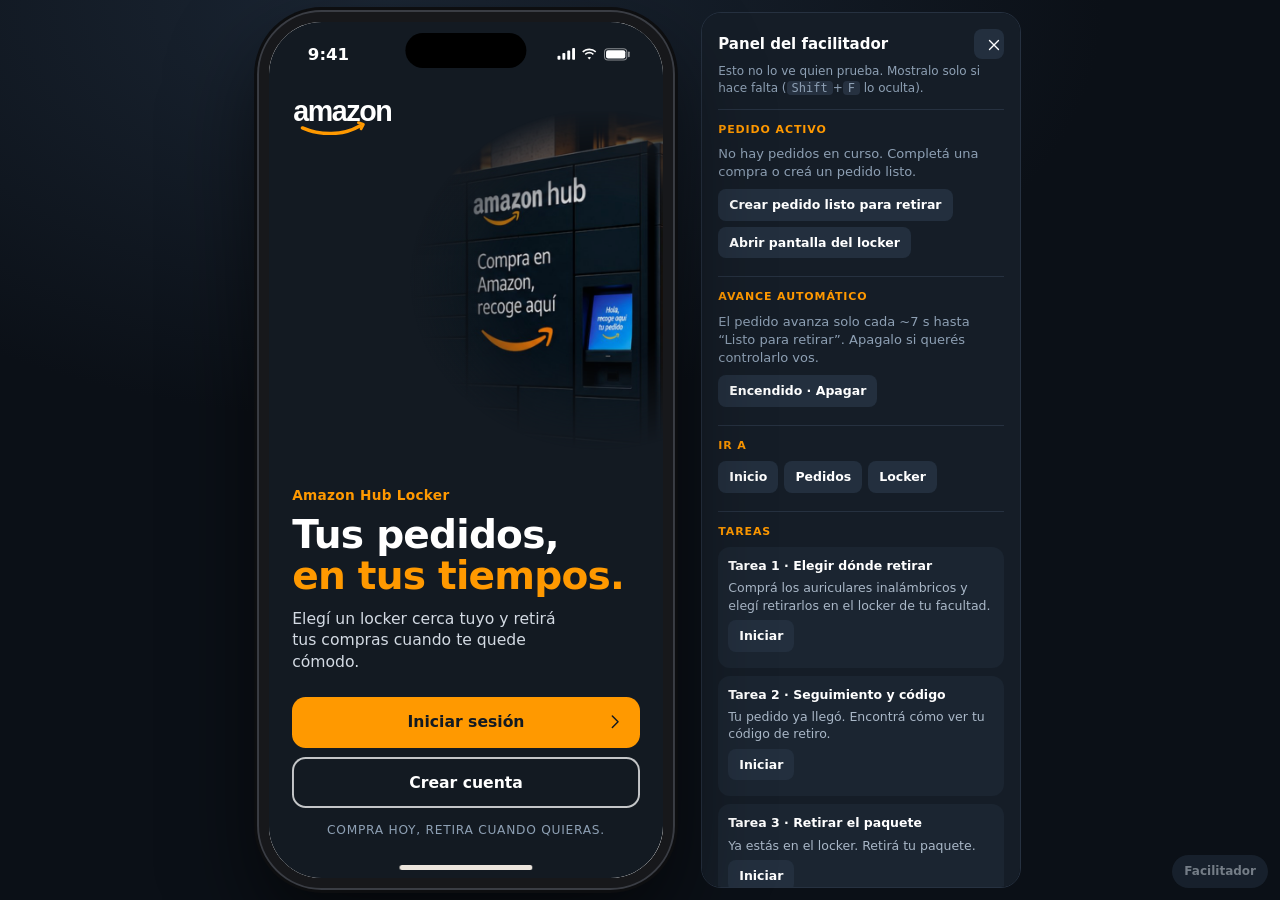
<file: index.html>
<!doctype html>
<html lang="es-AR">
<head>
  <meta charset="utf-8">
  <meta name="viewport" content="width=device-width, initial-scale=1, viewport-fit=cover">
  <meta name="theme-color" content="#131A22">
  <title>Amazon Hub Locker · Prototipo</title>
  <link rel="icon" href="data:image/svg+xml,%3Csvg xmlns=%27http://www.w3.org/2000/svg%27 viewBox=%270 0 32 32%27%3E%3Crect width=%2732%27 height=%2732%27 rx=%277%27 fill=%27%23131A22%27/%3E%3Cpath d=%27M7 20c6 5 13 5 18-1%27 stroke=%27%23FF9900%27 stroke-width=%273%27 fill=%27none%27 stroke-linecap=%27round%27/%3E%3C/svg%3E">
  <link rel="stylesheet" href="css/styles.css">
</head>
<body>
  <div class="stage">
    <section id="kiosk" class="kiosk" aria-label="Pantalla táctil del locker" hidden></section>
    <div class="phone" id="phone">
      <i class="side sb-action"></i><i class="side sb-vol1"></i><i class="side sb-vol2"></i><i class="side sb-power"></i>
      <div class="device" id="device">
        <div class="island" aria-hidden="true"></div>
        <div class="statusbar" aria-hidden="true">
          <span class="sb-time">9:41</span>
          <span class="sb-r"><svg width="19" height="12" viewBox="0 0 18 12" fill="currentColor"><rect x="0" y="8" width="3" height="4" rx="1"/><rect x="5" y="5" width="3" height="7" rx="1"/><rect x="10" y="2.500" width="3" height="9.500" rx="1"/><rect x="15" y="0" width="3" height="12" rx="1"/></svg><svg width="17" height="12" viewBox="0 0 17 12" fill="currentColor"><path d="M8.500 2.200c2.300 0 4.400.9 6 2.400l1.100-1.200A10.600 10.600 0 008.500.5C5.700.5 3.100 1.600 1.200 3.400l1.100 1.200a8.900 8.900 0 016.200-2.400zm0 3.500c1.400 0 2.600.5 3.600 1.400l1.100-1.200a7.400 7.400 0 00-9.400 0l1.100 1.200c1-.9 2.200-1.400 3.600-1.400zm0 3.400c-.7 0-1.300.3-1.800.7l1.800 2 1.800-2c-.5-.4-1.100-.7-1.800-.7z"/></svg><svg width="27" height="13" viewBox="0 0 26 12" fill="none" stroke="currentColor"><rect x=".5" y=".5" width="22" height="11" rx="3.500" opacity=".5"/><rect x="2" y="2" width="19" height="8" rx="2" fill="currentColor" stroke="none"/><path d="M24.500 4v4" stroke-width="1.500" stroke-linecap="round" opacity=".6"/></svg></span>
        </div>
        <div class="app" id="app">
          <div id="screen"></div>
          <div id="overlay"></div>
          <div id="push" class="push" aria-live="polite"></div>
          <div id="toast" class="toast" role="status" aria-live="polite"></div>
        </div>
        <div class="home-ind" aria-hidden="true"></div>
      </div>
    </div>
    <aside id="fac" class="fac" aria-label="Panel del facilitador"></aside>
    <button type="button" id="fac-toggle" class="fac-toggle" aria-label="Panel del facilitador" aria-expanded="false">Facilitador</button>
  </div>

  <script src="js/data.js"></script>
  <script src="js/core.js"></script>
  <script src="js/ui.js"></script>
  <script src="js/screens.js"></script>
  <script src="js/kiosk.js"></script>
  <script src="js/app.js"></script>
</body>
</html>
</file>
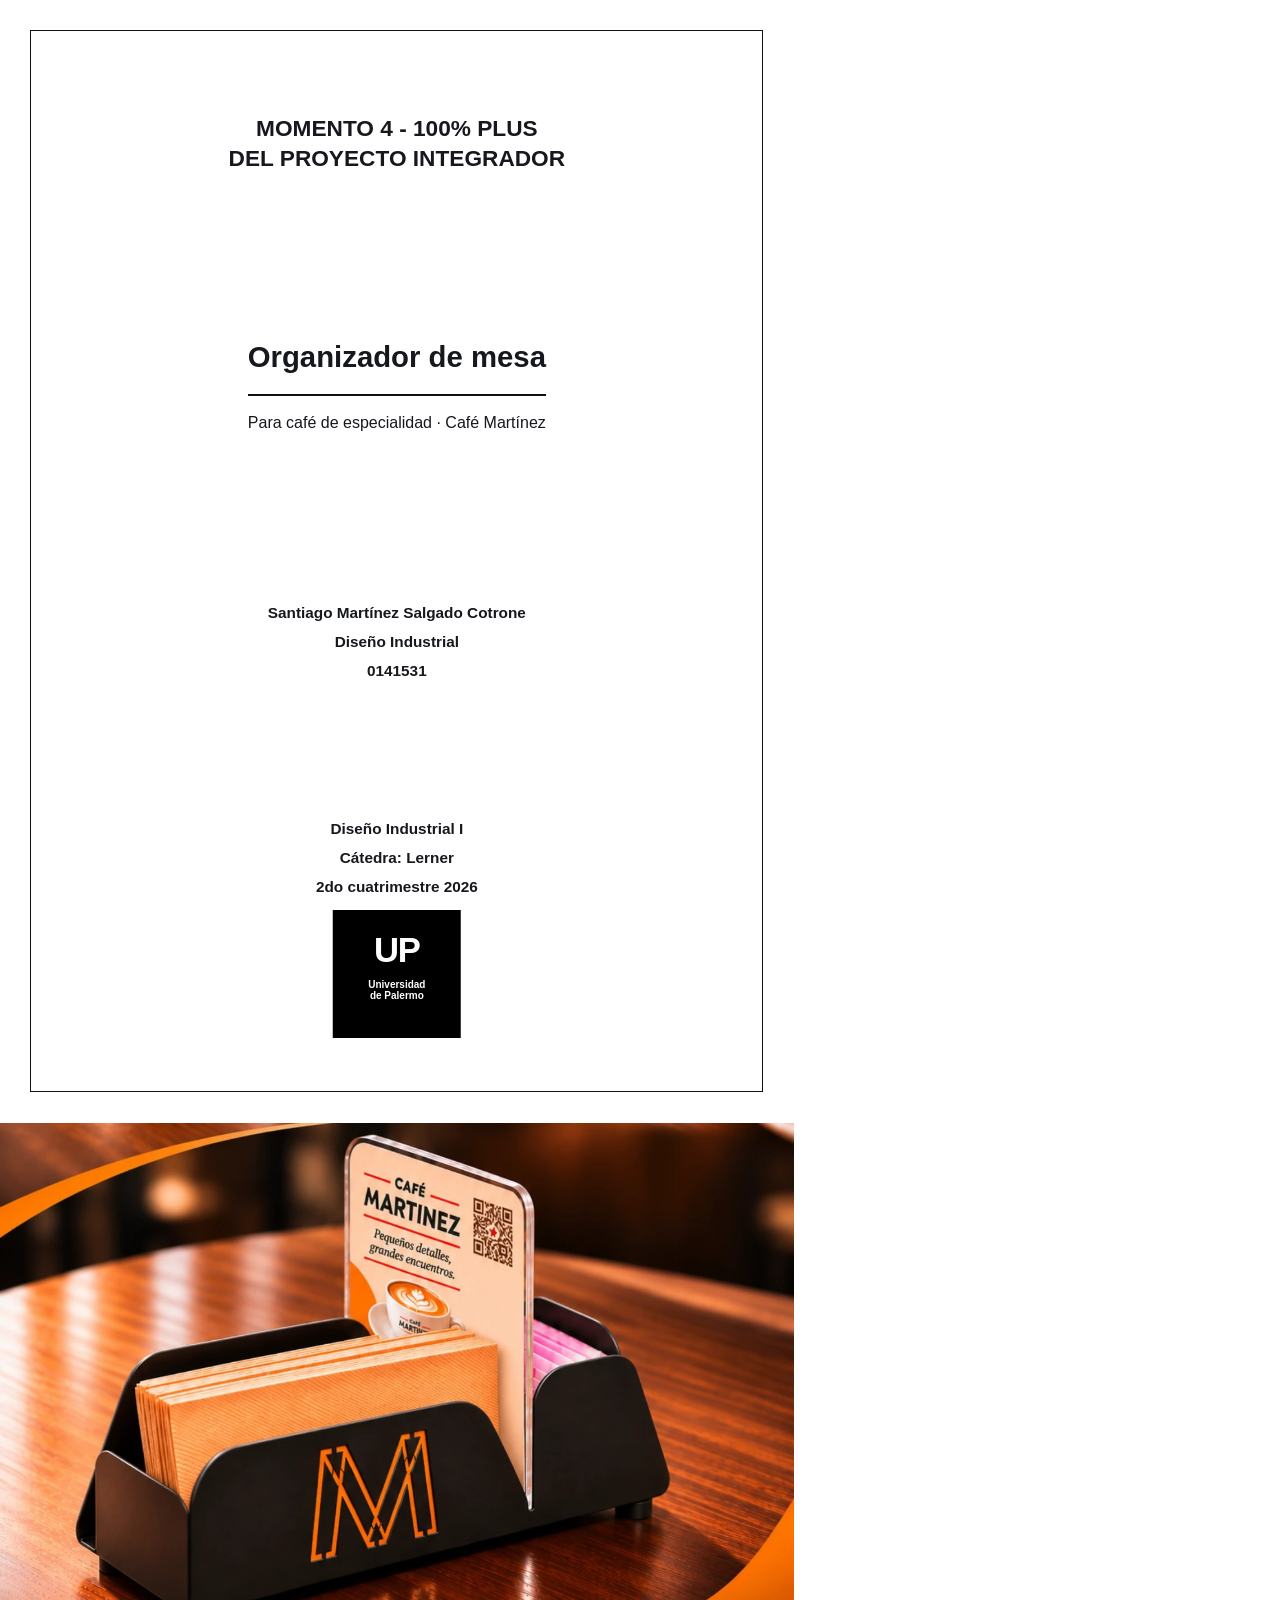
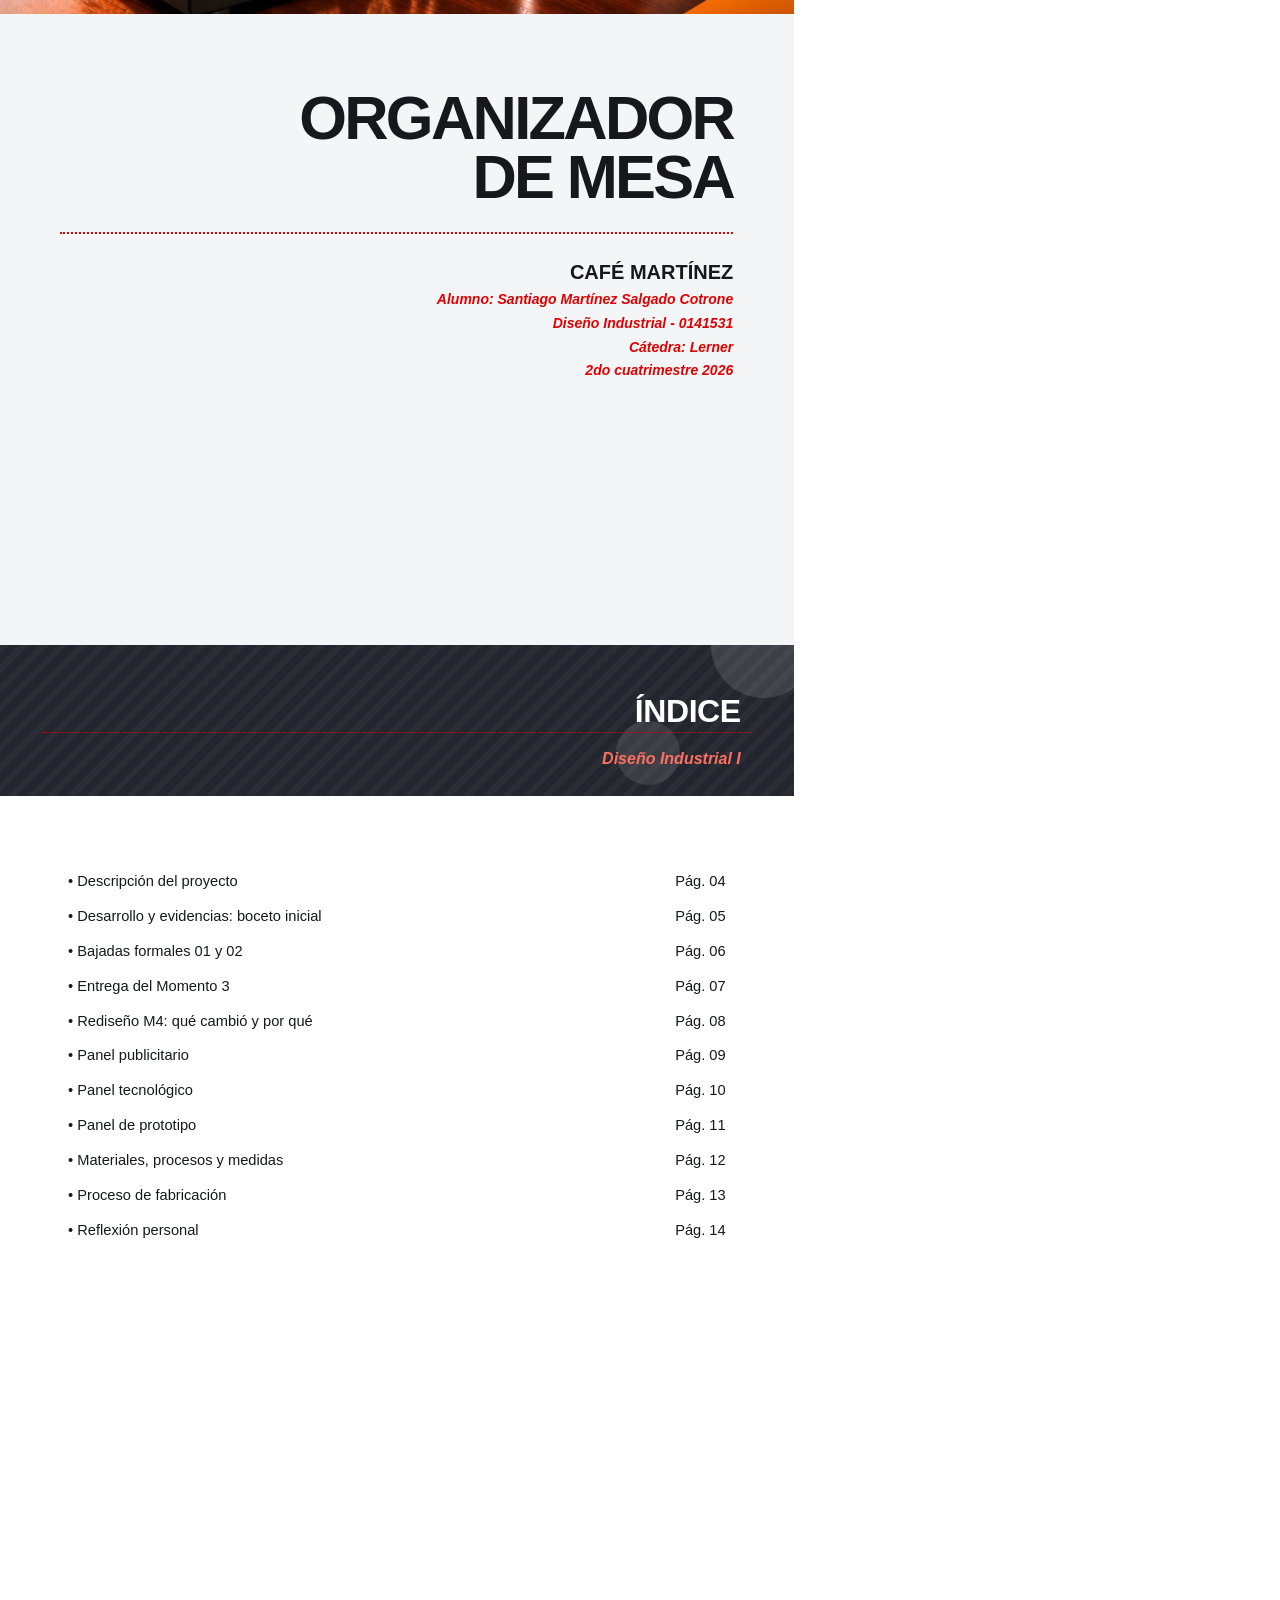
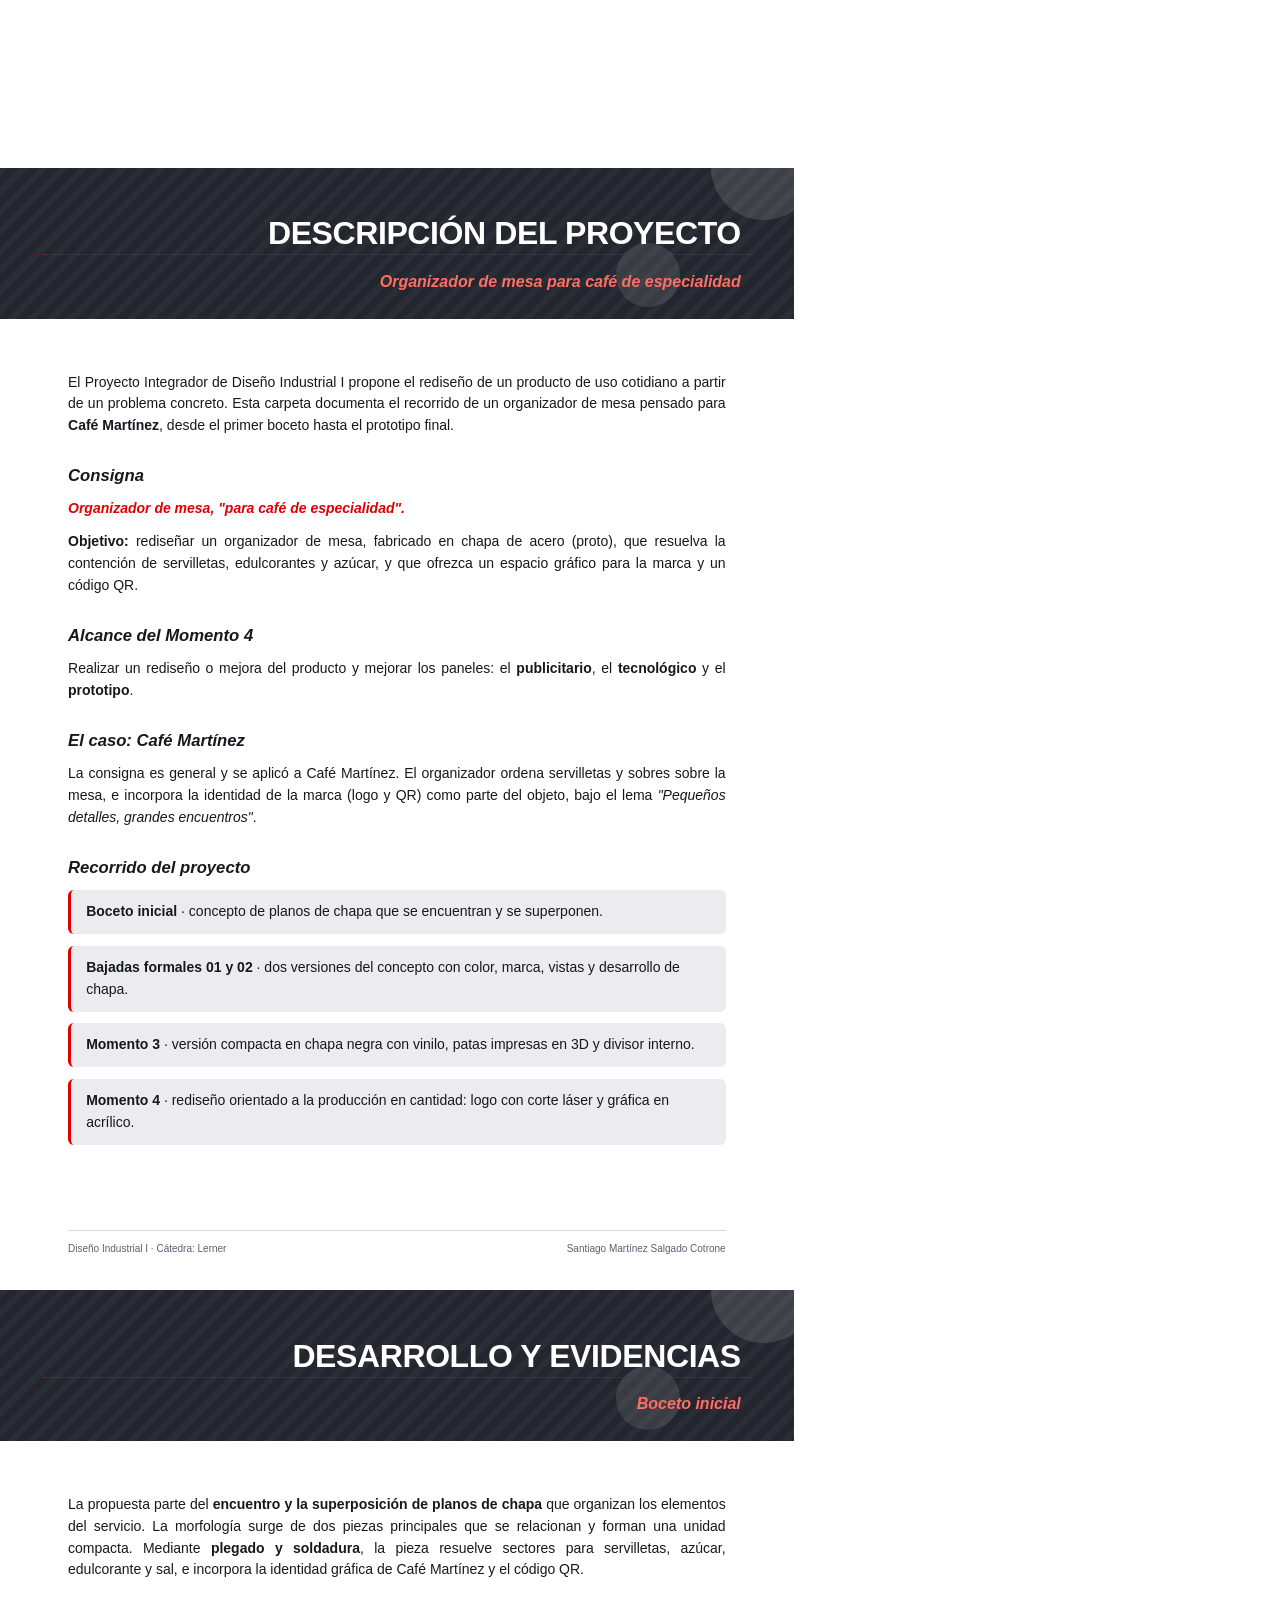
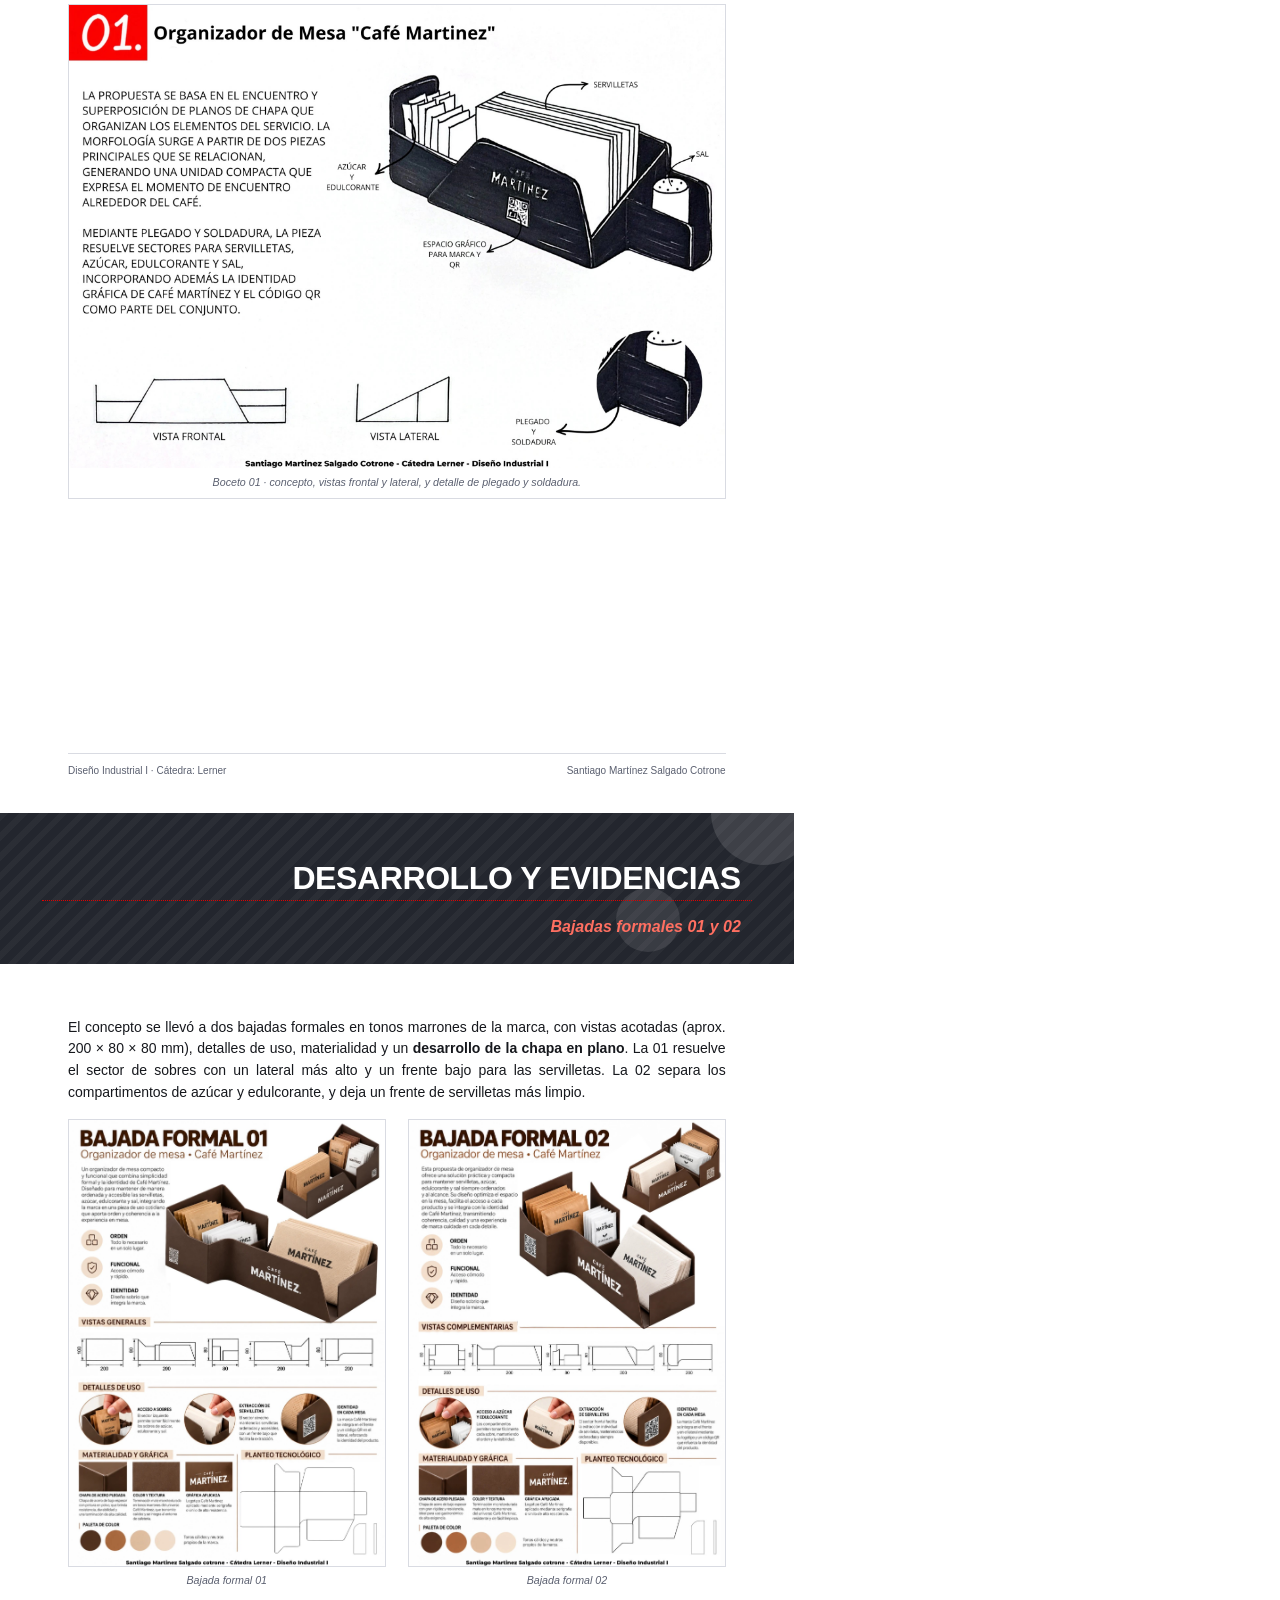
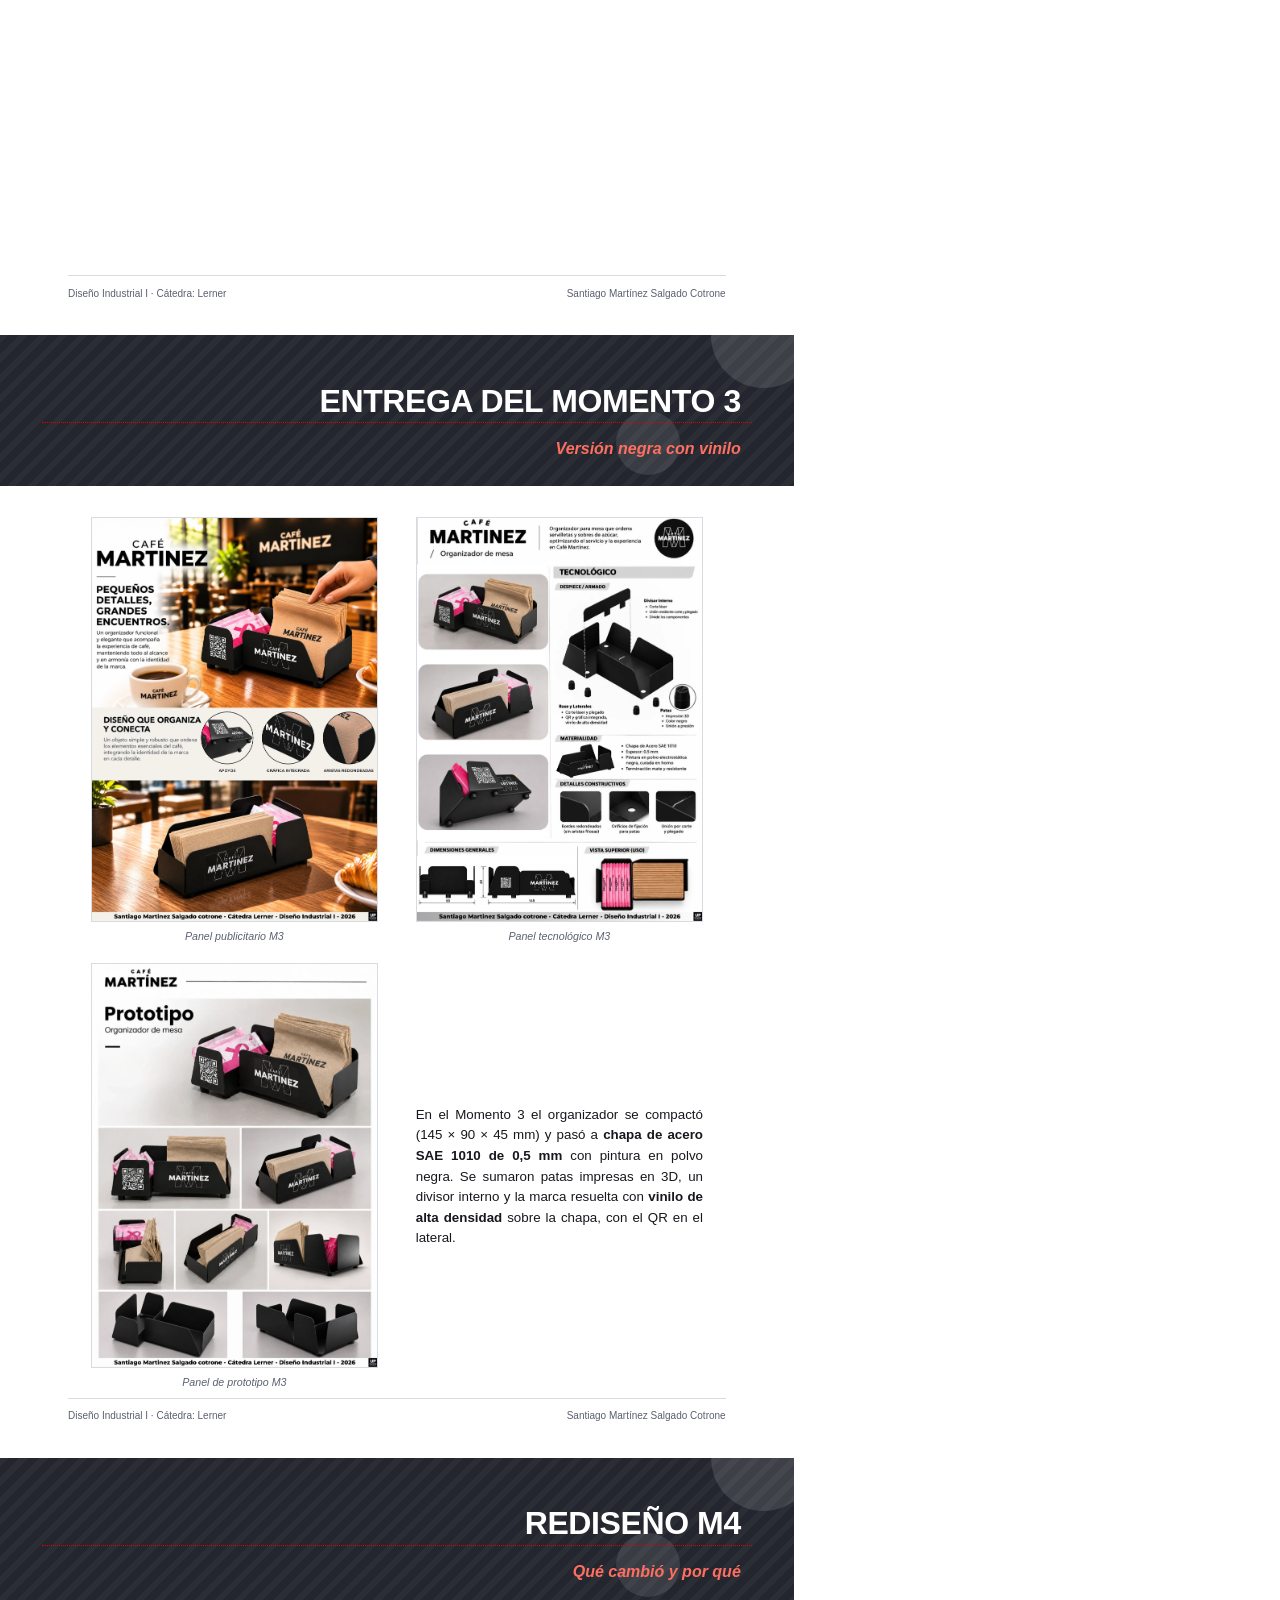
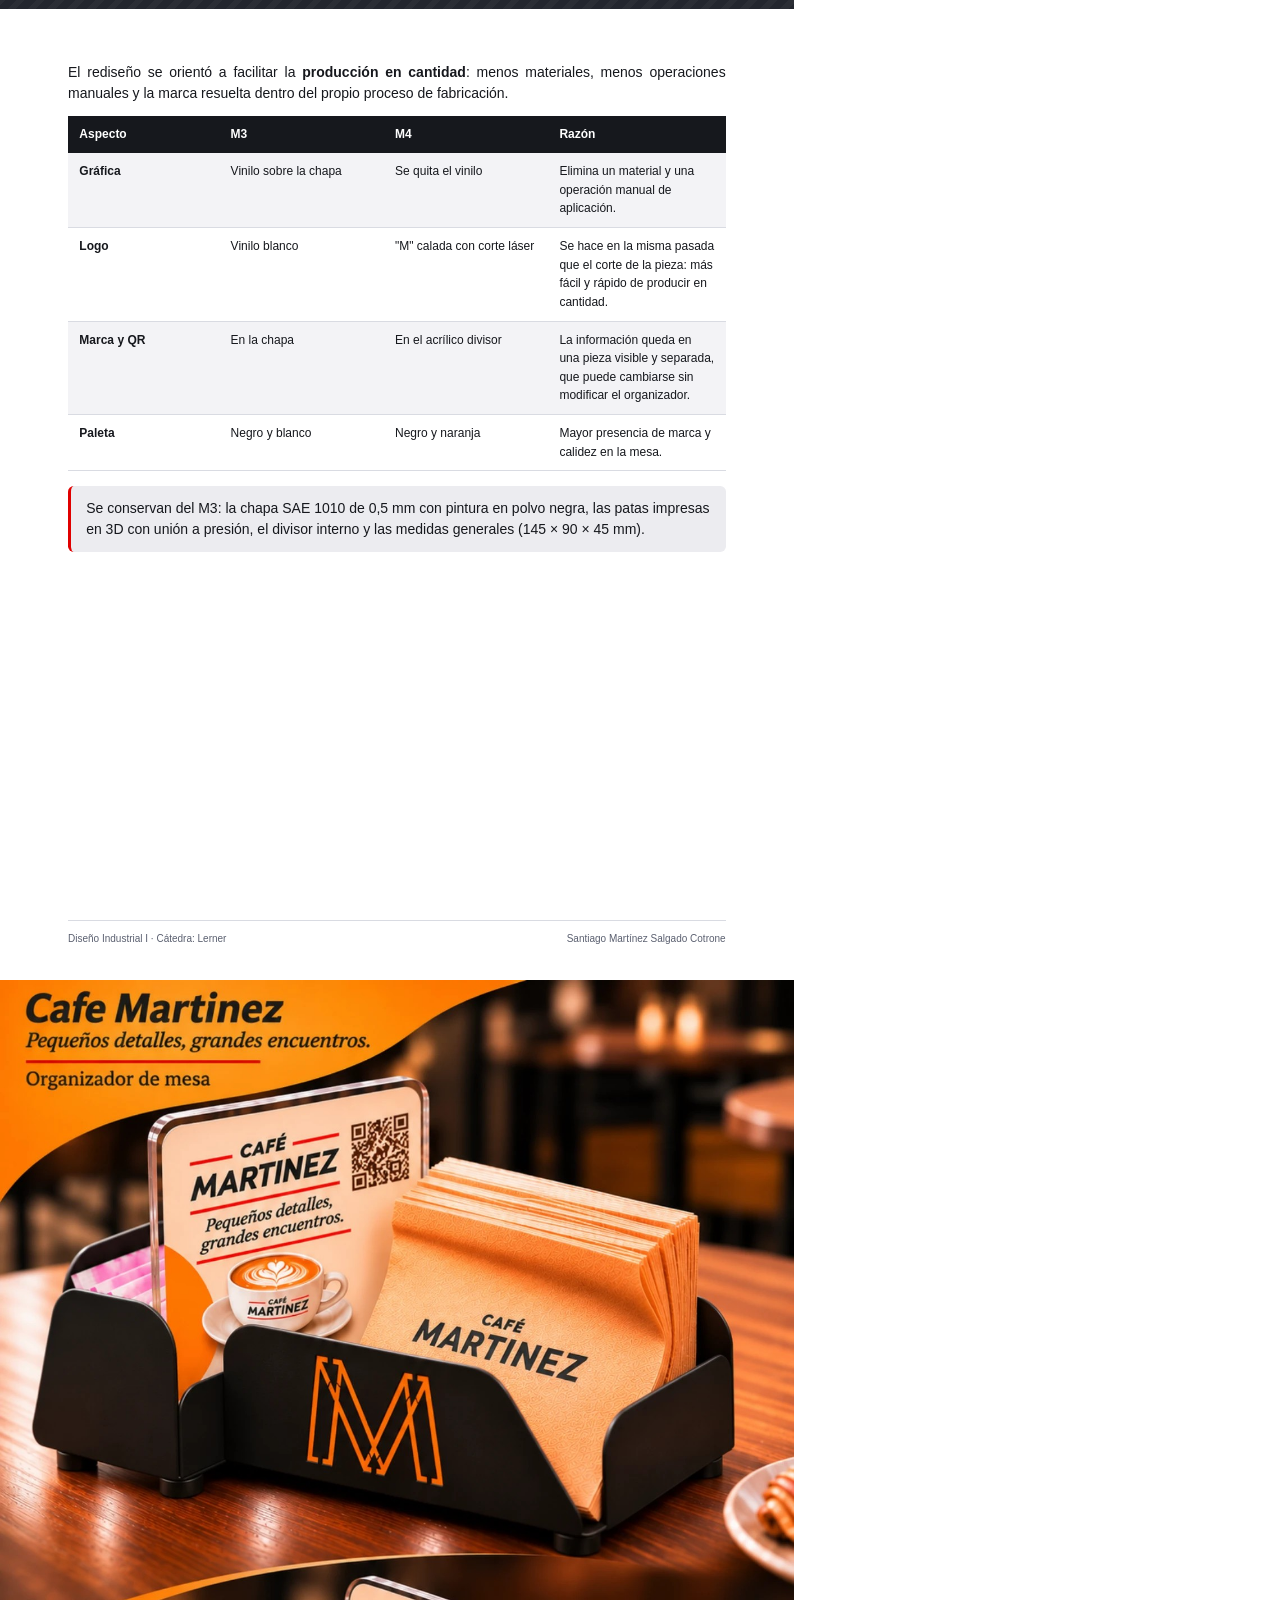
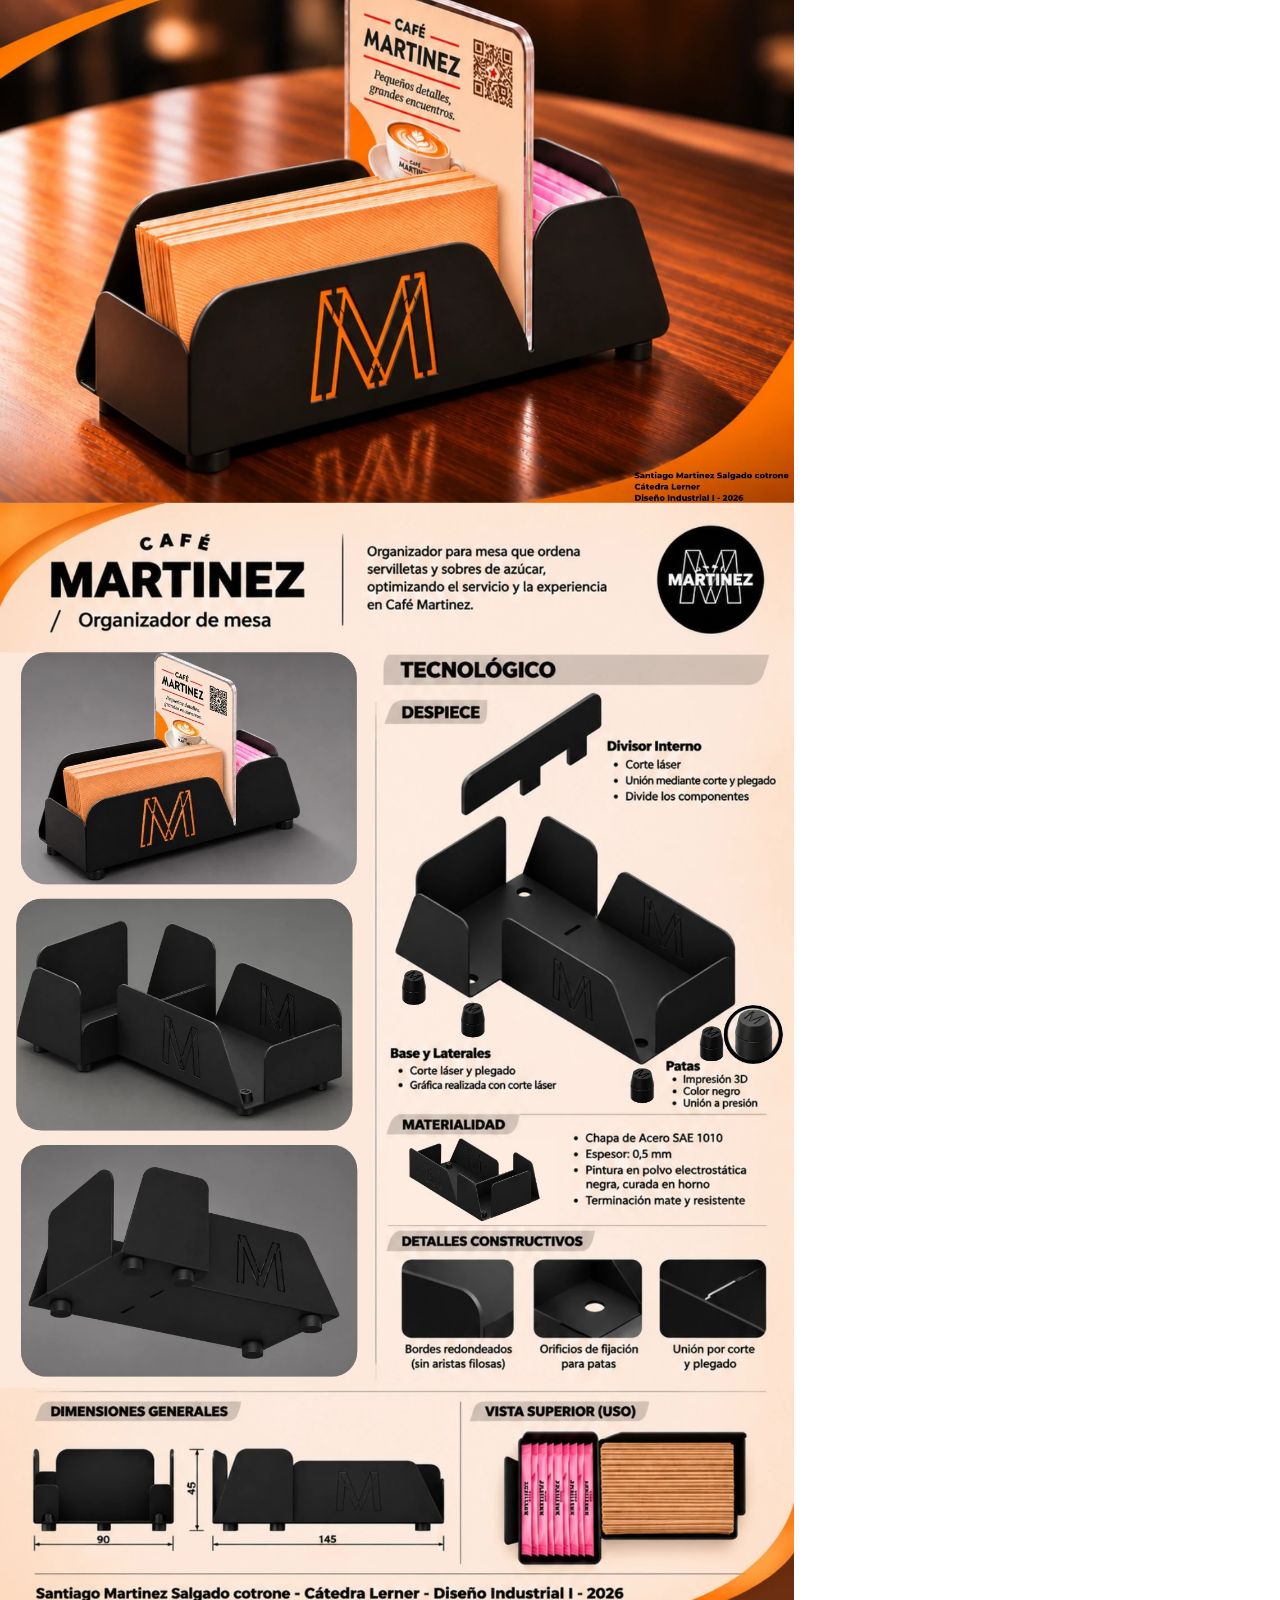
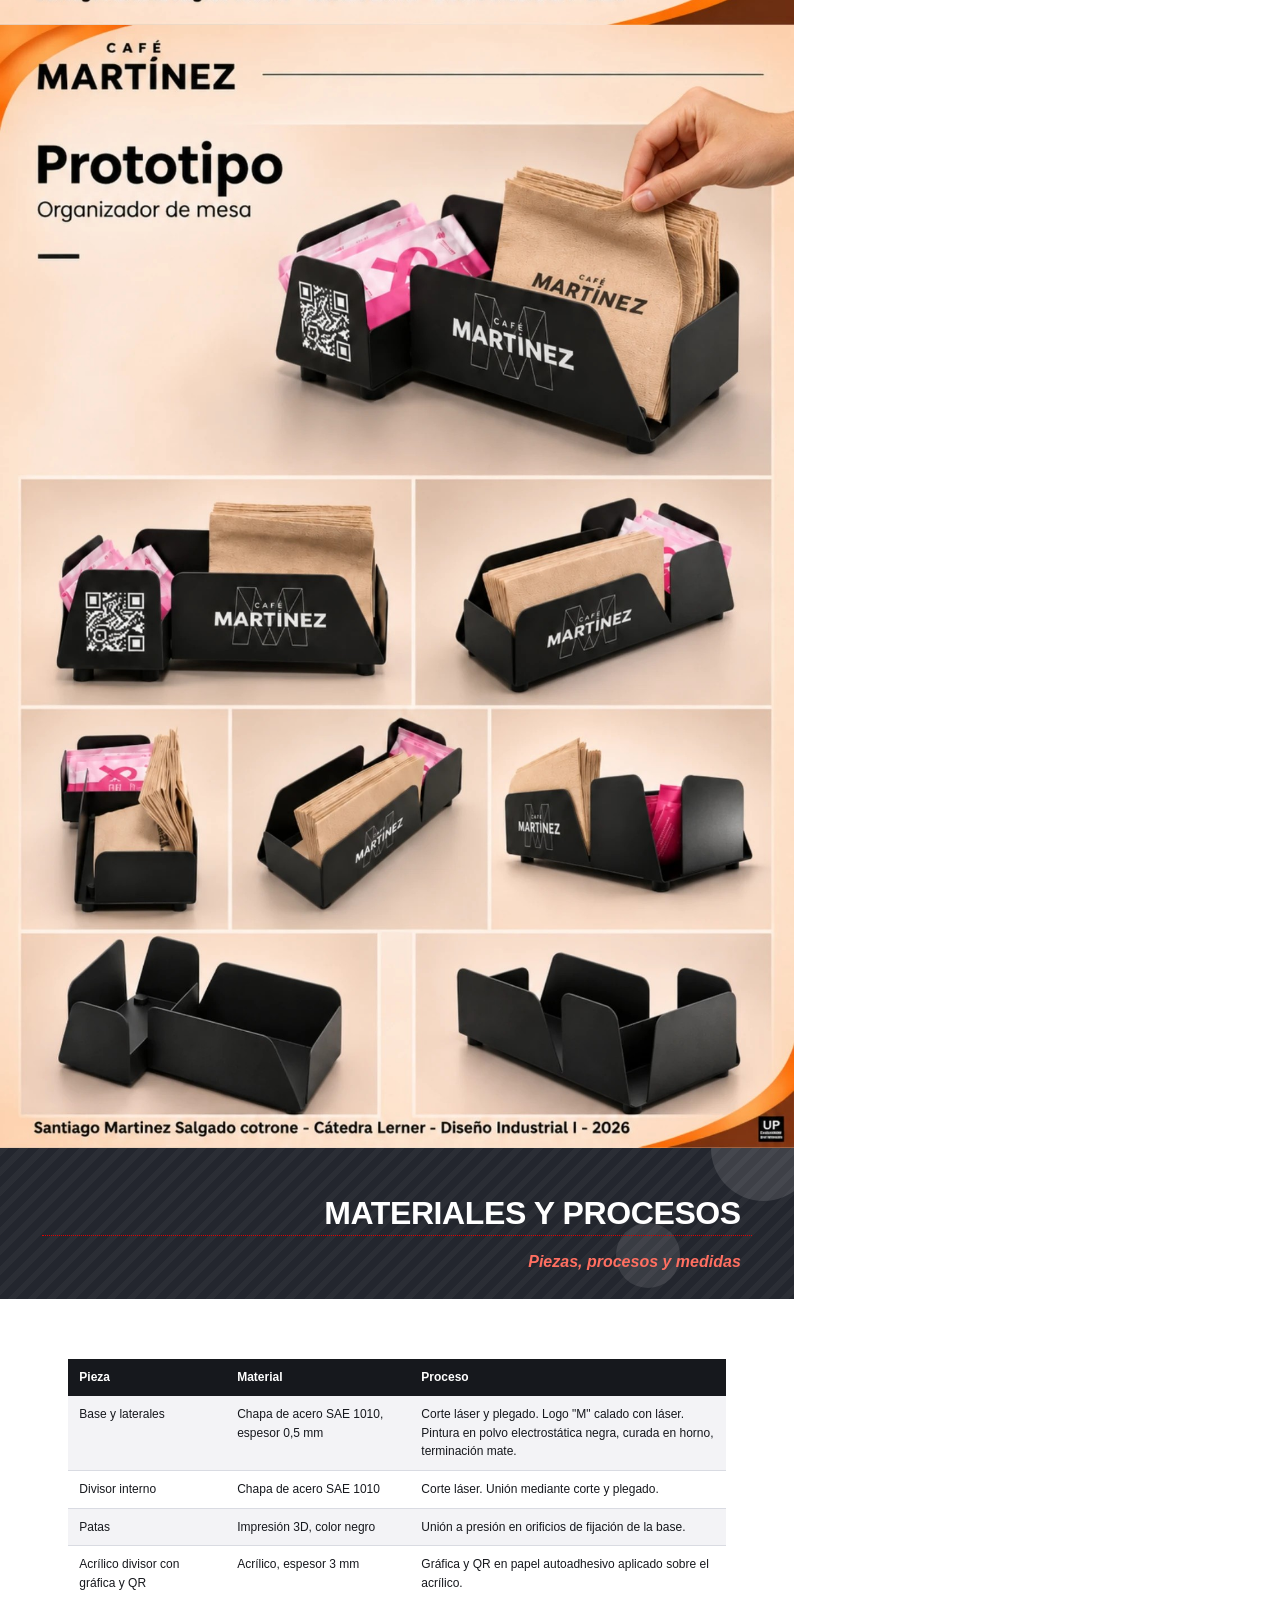
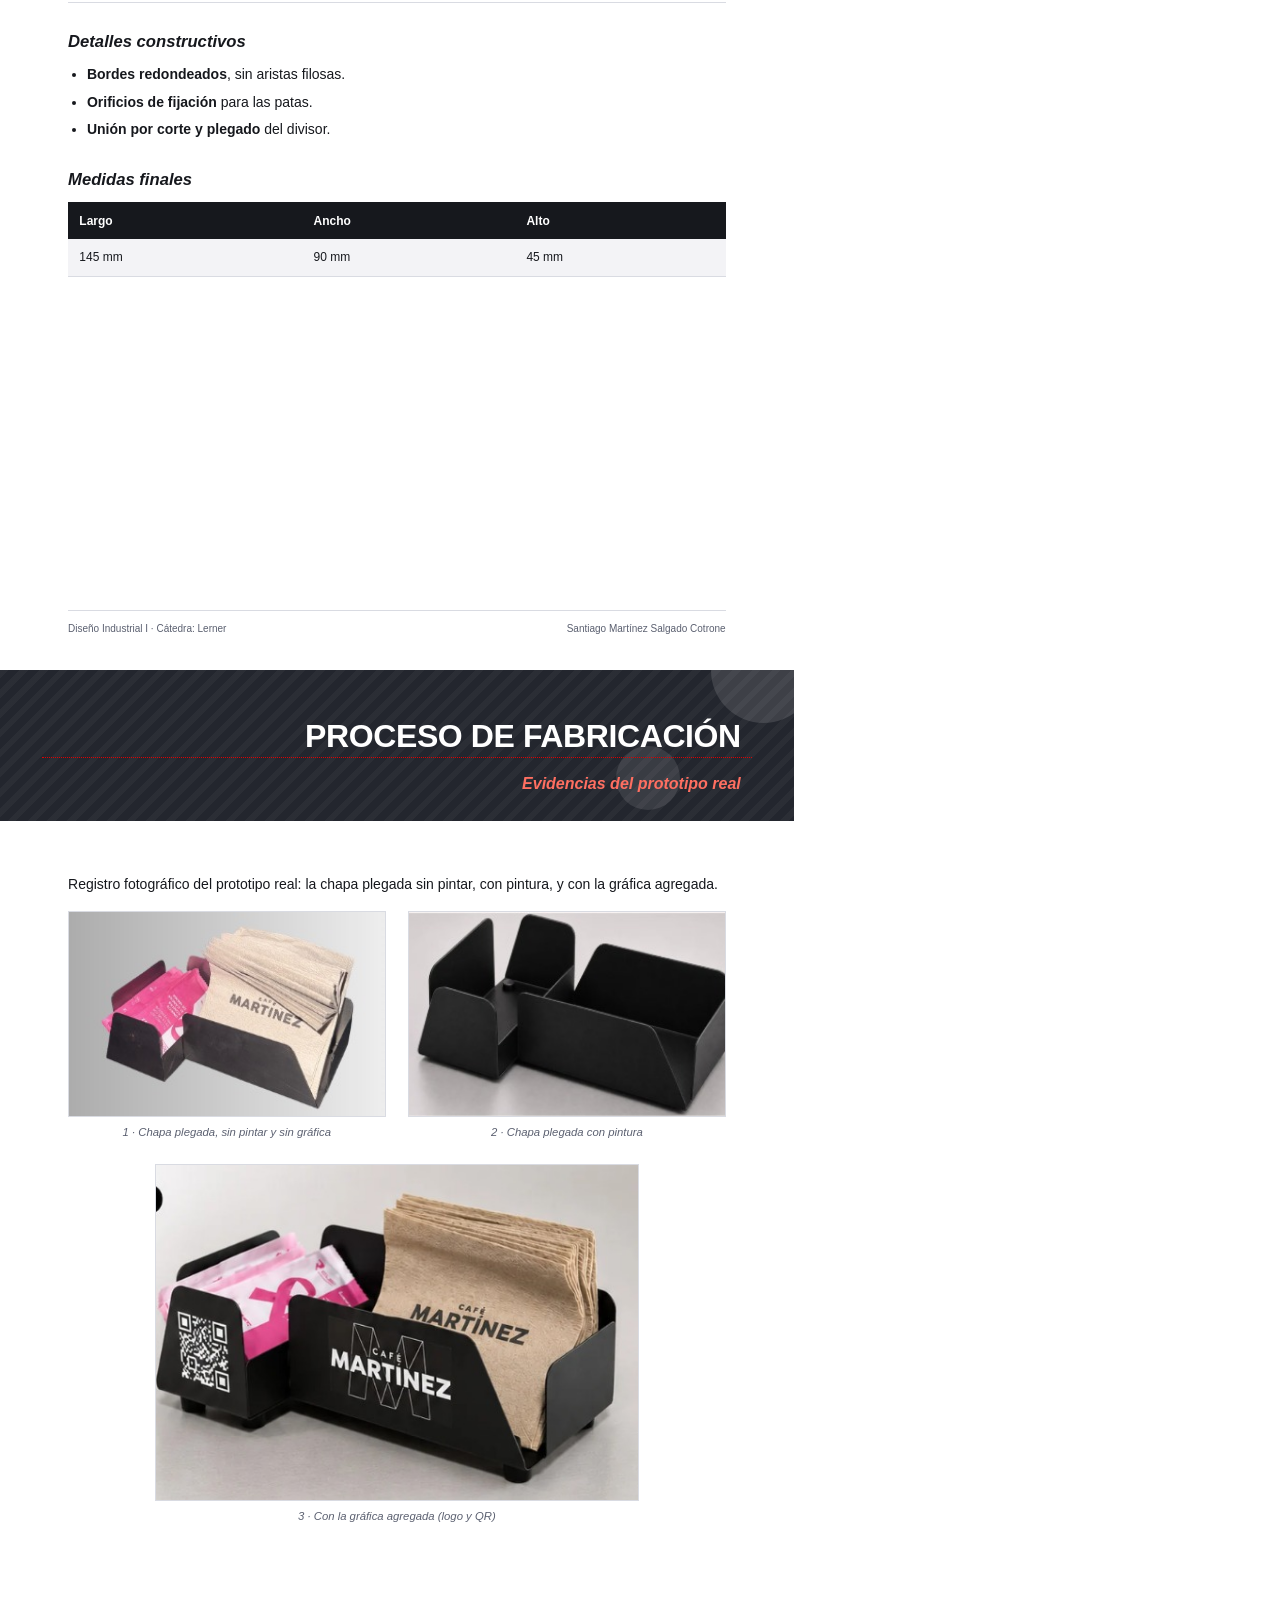
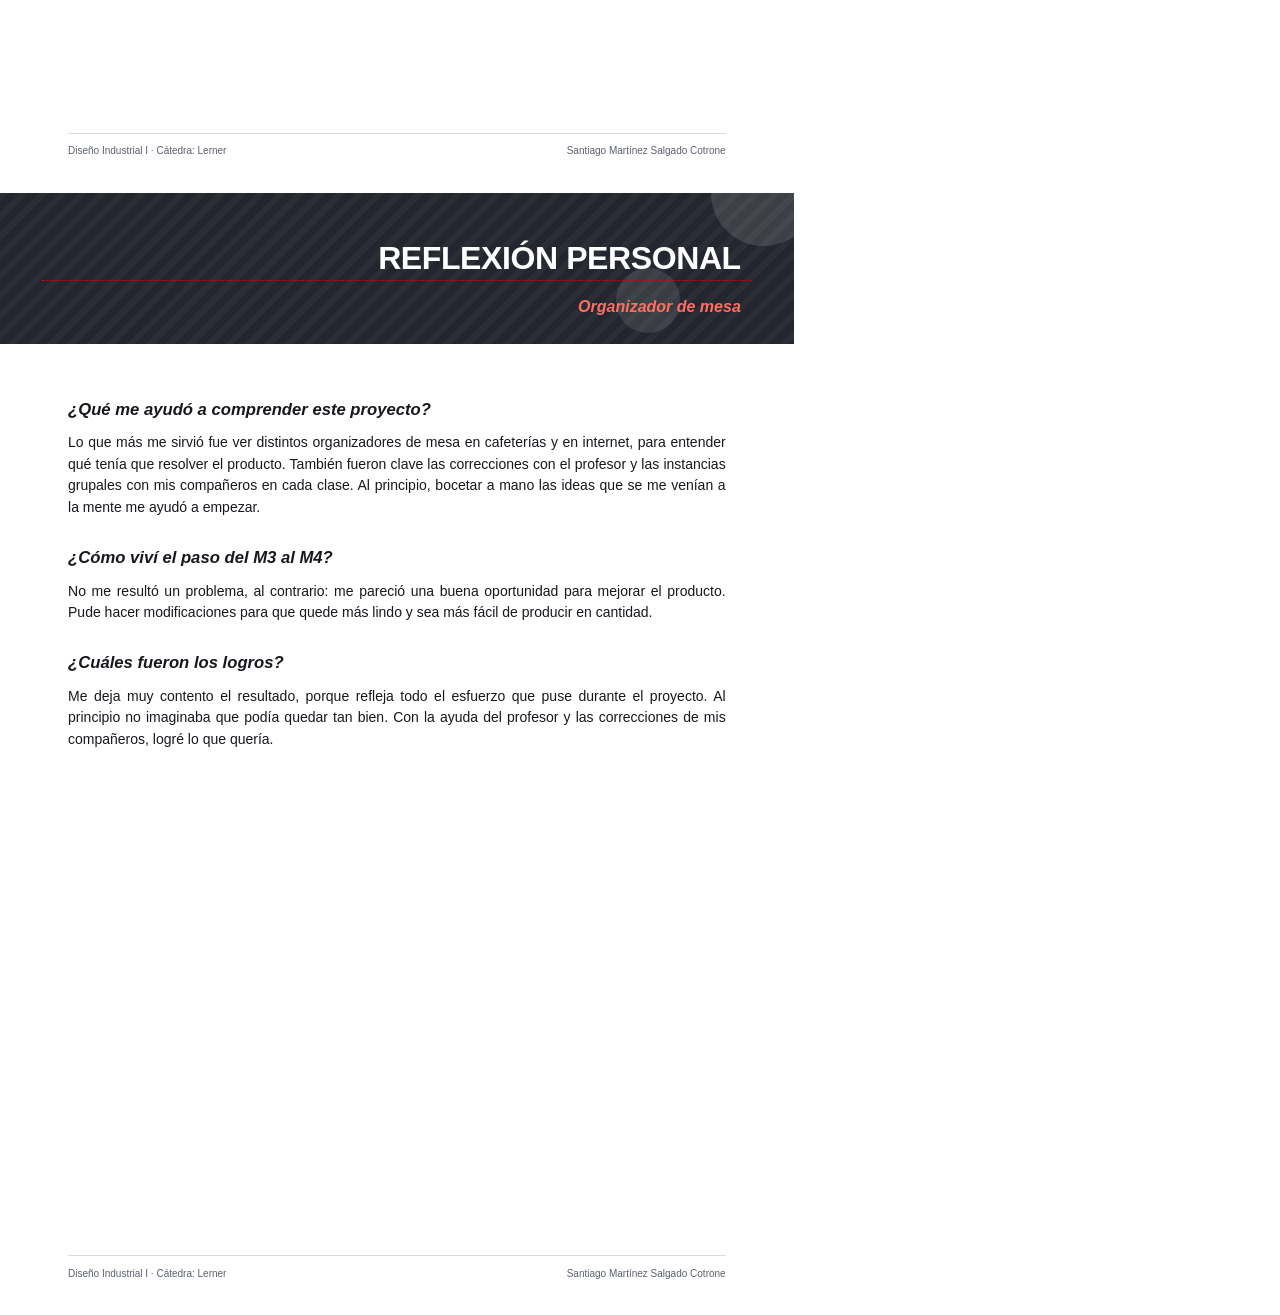
<file: carpeta_M4/carpeta.html>
<!doctype html>
<html lang="es">
<head>
<meta charset="utf-8">
<title>Carpeta M4 – Organizador de mesa Café Martínez</title>
<style>
  @page { size: 210mm 297mm; margin: 0; }
  * { box-sizing: border-box; margin: 0; padding: 0; }
  :root {
    --dark: #23262e; --red: #e00000; --coral: #ff6f61; --ink: #16181d;
    --soft: #ececf0; --muted: #5b6070; --line: #d9dbe2;
  }
  body { font-family: "Inter", "Helvetica Neue", Arial, sans-serif; color: var(--ink); font-size: 10.5pt; line-height: 1.55; }
  .page { width: 210mm; height: 297mm; position: relative; overflow: hidden; page-break-after: always; background: #fff; }
  .page:last-child { page-break-after: auto; }

  /* encabezado y pie */
  .hdr { height: 40mm; background: var(--dark); position: relative; overflow: hidden;
         background-image: repeating-linear-gradient(135deg, rgba(255,255,255,.035) 0 6px, transparent 6px 14px); }
  .hdr::before { content:""; position:absolute; right:-6mm; top:-14mm; width:28mm; height:28mm; border-radius:50%; background: rgba(255,255,255,.12); }
  .hdr::after  { content:""; position:absolute; right:30mm; top:20mm; width:17mm; height:17mm; border-radius:50%; background: rgba(255,255,255,.1); }
  .hdr h1 { position:absolute; right:14mm; top:11mm; color:#fff; font-size: 24pt; font-weight: 800; letter-spacing:-.3pt; text-transform: uppercase; z-index:2; }
  .hdr .dots { position:absolute; left:11mm; right:11mm; top:23mm; border-top: 1.4px dotted var(--red); z-index:2; }
  .hdr .sub { position:absolute; right:14mm; top:27mm; color: var(--coral); font-size: 12pt; font-style: italic; font-weight: 600; z-index:2; }
  .ftr { position:absolute; left:18mm; right:18mm; bottom:9mm; border-top: 1px solid var(--line); padding-top: 2.5mm;
         display:flex; justify-content: space-between; font-size: 7.5pt; color: var(--muted); }
  .body { padding: 14mm 18mm 0 18mm; }

  h2 { font-size: 12.5pt; font-style: italic; font-weight: 800; margin: 7mm 0 2.5mm; }
  h2:first-child { margin-top: 0; }
  p { text-align: justify; margin-bottom: 3mm; }
  b, strong { font-weight: 700; }
  ul { margin: 0 0 3mm 5mm; }
  li { margin-bottom: 1.5mm; }
  .red { color: var(--red); font-weight: 800; font-style: italic; }
  figcaption { font-size: 8pt; font-style: italic; color: var(--muted); text-align: center; margin-top: 1.5mm; }

  /* carátula */
  .cover { border: 1.6px solid #111; position:absolute; inset: 8mm; padding: 22mm 14mm; text-align:center; }
  .cover .top { font-size: 17pt; font-weight: 800; line-height: 1.3; }
  .cover .mid { position:absolute; left:0; right:0; top: 80mm; }
  .cover .mid h3 { font-size: 22pt; font-weight: 800; display:inline-block; padding-bottom: 4mm; border-bottom: 2.4px solid #111; min-width: 70mm; }
  .cover .mid p { text-align:center; margin-top: 4mm; font-size: 12pt; font-weight: 300; }
  .cover .who { position:absolute; left:0; right:0; top: 150mm; font-weight: 700; font-size: 11.5pt; line-height: 1.9; }
  .cover .mat { position:absolute; left:0; right:0; top: 207mm; font-weight: 700; font-size: 11.5pt; line-height: 1.9; }
  .cover .up { position:absolute; left:50%; bottom: 14mm; transform: translateX(-50%); width: 34mm; height: 34mm; background:#000; color:#fff; padding: 4mm 3mm; text-align:center; }
  .cover .up .u { font-size: 26pt; font-weight: 900; line-height: 1; letter-spacing: -1pt; margin-top: 2mm; }
  .cover .up .n { font-size: 7.5pt; font-weight: 800; line-height: 1.15; margin-top: 3mm; }

  /* portada creativa */
  .pc-img { width: 210mm; overflow: hidden; background:#000; }
  .pc-img img { display:block; width:100%; margin-top: -73.5%; }
  .pc { background: #f4f5f7; height: 297mm; }
  .pc .t { position:absolute; right: 16mm; left: 16mm; top: 150mm; text-align: right; }
  .pc .t h1 { font-size: 46pt; line-height: .95; font-weight: 900; letter-spacing: -2pt; text-transform: uppercase; }
  .pc .t .dots { border-top: 2px dotted var(--red); margin: 7mm 0 6mm; }
  .pc .t h4 { font-size: 15pt; font-weight: 800; text-transform: uppercase; }
  .pc .t p { text-align:right; color: var(--red); font-style: italic; font-weight: 700; margin: 0; line-height: 1.7; font-size: 10.5pt; }

  /* índice */
  .idx { list-style: none; margin: 0; padding-top: 4mm; }
  .idx li { display:flex; justify-content: space-between; padding: 1.6mm 0; font-size: 11pt; margin: 0; }

  /* cajas */
  .box { background: var(--soft); border-left: 3px solid var(--red); padding: 3mm 4mm; border-radius: 1.5mm; margin-bottom: 3mm; }
  table { width:100%; border-collapse: collapse; font-size: 9pt; margin: 2mm 0 4mm; }
  th { background: var(--ink); color:#fff; text-align:left; padding: 2.4mm 3mm; font-weight:700; }
  td { padding: 2.4mm 3mm; border-bottom: 1px solid var(--line); vertical-align: top; }
  tr:nth-child(even) td { background: #f3f3f6; }
  .tag { display:inline-block; font-size: 7pt; font-weight: 800; color:#fff; padding: .6mm 2.2mm; border-radius: 3mm; background: var(--red); }
  .tag.d { background: #4a5060; }

  .grid2 { display:grid; grid-template-columns: 1fr 1fr; gap: 6mm; }
  .grid3 { display:grid; grid-template-columns: 1fr 1fr 1fr; gap: 4mm; }
  .frame { border: 1px solid var(--line); overflow:hidden; background:#fff; }
  .crop img { display:block; width:100%; }
  .full { position:absolute; inset:0; }
  .full img { width:100%; height:100%; display:block; }

  .pend { border: 1.5px dashed #b9bcc7; border-radius: 2mm; height: 50mm; display:flex; align-items:center; justify-content:center;
          text-align:center; color: var(--muted); font-size: 8.5pt; background:#fafafc; padding: 4mm; }
  .m3grid { display:grid; grid-template-columns: 76mm 76mm; gap: 5mm 10mm; justify-content:center; }
  .m3grid .txt { display:flex; align-items:center; font-size:10pt; }
  .m3grid .txt p { margin:0; }
  .ph figure { margin:0; }
  .ph figcaption { font-size:8.5pt; margin-top:2mm; }
</style>
</head>
<body>

<!-- 1. CARÁTULA INSTITUCIONAL -->
<section class="page">
  <div class="cover">
    <div class="top">MOMENTO 4 - 100% PLUS<br>DEL PROYECTO INTEGRADOR</div>
    <div class="mid">
      <h3>Organizador de mesa</h3>
      <p>Para café de especialidad · Café Martínez</p>
    </div>
    <div class="who">Santiago Martínez Salgado Cotrone<br>Diseño Industrial<br>0141531</div>
    <div class="mat">Diseño Industrial I<br>Cátedra: Lerner<br>2do cuatrimestre 2026</div>
    <div class="up"><div class="u">UP</div><div class="n">Universidad<br>de Palermo</div></div>
  </div>
</section>

<!-- 2. PORTADA CREATIVA -->
<section class="page pc">
  <div class="pc-img" style="height:130mm"><img src="img/m4_publicitario.jpg"></div>
  <div class="t">
    <h1>Organizador<br>de mesa</h1>
    <div class="dots"></div>
    <h4>Café Martínez</h4>
    <p>Alumno: Santiago Martínez Salgado Cotrone</p>
    <p>Diseño Industrial - 0141531</p>
    <p>Cátedra: Lerner</p>
    <p>2do cuatrimestre 2026</p>
  </div>
</section>

<!-- 3. ÍNDICE -->
<section class="page">
  <div class="hdr"><h1>Índice</h1><div class="dots"></div><div class="sub">Diseño Industrial I</div></div>
  <div class="body">
    <ul class="idx">
      <li><span>• Descripción del proyecto</span><span>Pág. 04</span></li>
      <li><span>• Desarrollo y evidencias: boceto inicial</span><span>Pág. 05</span></li>
      <li><span>• Bajadas formales 01 y 02</span><span>Pág. 06</span></li>
      <li><span>• Entrega del Momento 3</span><span>Pág. 07</span></li>
      <li><span>• Rediseño M4: qué cambió y por qué</span><span>Pág. 08</span></li>
      <li><span>• Panel publicitario</span><span>Pág. 09</span></li>
      <li><span>• Panel tecnológico</span><span>Pág. 10</span></li>
      <li><span>• Panel de prototipo</span><span>Pág. 11</span></li>
      <li><span>• Materiales, procesos y medidas</span><span>Pág. 12</span></li>
      <li><span>• Proceso de fabricación</span><span>Pág. 13</span></li>
      <li><span>• Reflexión personal</span><span>Pág. 14</span></li>
    </ul>
  </div>
</section>

<!-- 4. DESCRIPCIÓN DEL PROYECTO -->
<section class="page">
  <div class="hdr"><h1>Descripción del proyecto</h1><div class="dots"></div><div class="sub">Organizador de mesa para café de especialidad</div></div>
  <div class="body">
    <p>El Proyecto Integrador de Diseño Industrial I propone el rediseño de un producto de uso cotidiano a partir de un problema concreto. Esta carpeta documenta el recorrido de un organizador de mesa pensado para <b>Café Martínez</b>, desde el primer boceto hasta el prototipo final.</p>

    <h2>Consigna</h2>
    <p><span class="red">Organizador de mesa, "para café de especialidad".</span></p>
    <p><b>Objetivo:</b> rediseñar un organizador de mesa, fabricado en chapa de acero (proto), que resuelva la contención de servilletas, edulcorantes y azúcar, y que ofrezca un espacio gráfico para la marca y un código QR.</p>

    <h2>Alcance del Momento 4</h2>
    <p>Realizar un rediseño o mejora del producto y mejorar los paneles: el <b>publicitario</b>, el <b>tecnológico</b> y el <b>prototipo</b>.</p>

    <h2>El caso: Café Martínez</h2>
    <p>La consigna es general y se aplicó a Café Martínez. El organizador ordena servilletas y sobres sobre la mesa, e incorpora la identidad de la marca (logo y QR) como parte del objeto, bajo el lema <i>"Pequeños detalles, grandes encuentros"</i>.</p>

    <h2>Recorrido del proyecto</h2>
    <div class="box"><b>Boceto inicial</b> · concepto de planos de chapa que se encuentran y se superponen.</div>
    <div class="box"><b>Bajadas formales 01 y 02</b> · dos versiones del concepto con color, marca, vistas y desarrollo de chapa.</div>
    <div class="box"><b>Momento 3</b> · versión compacta en chapa negra con vinilo, patas impresas en 3D y divisor interno.</div>
    <div class="box"><b>Momento 4</b> · rediseño orientado a la producción en cantidad: logo con corte láser y gráfica en acrílico.</div>
  </div>
  <div class="ftr"><span>Diseño Industrial I · Cátedra: Lerner</span><span>Santiago Martínez Salgado Cotrone</span></div>
</section>

<!-- 5. BOCETO INICIAL -->
<section class="page">
  <div class="hdr"><h1>Desarrollo y evidencias</h1><div class="dots"></div><div class="sub">Boceto inicial</div></div>
  <div class="body">
    <p>La propuesta parte del <b>encuentro y la superposición de planos de chapa</b> que organizan los elementos del servicio. La morfología surge de dos piezas principales que se relacionan y forman una unidad compacta. Mediante <b>plegado y soldadura</b>, la pieza resuelve sectores para servilletas, azúcar, edulcorante y sal, e incorpora la identidad gráfica de Café Martínez y el código QR.</p>
    <figure class="frame" style="margin-top:6mm"><img src="img/boceto.jpg" style="width:100%;display:block"><figcaption style="padding-bottom:2mm">Boceto 01 · concepto, vistas frontal y lateral, y detalle de plegado y soldadura.</figcaption></figure>
  </div>
  <div class="ftr"><span>Diseño Industrial I · Cátedra: Lerner</span><span>Santiago Martínez Salgado Cotrone</span></div>
</section>

<!-- 6. BAJADAS FORMALES -->
<section class="page">
  <div class="hdr"><h1>Desarrollo y evidencias</h1><div class="dots"></div><div class="sub">Bajadas formales 01 y 02</div></div>
  <div class="body">
    <p>El concepto se llevó a dos bajadas formales en tonos marrones de la marca, con vistas acotadas (aprox. 200 × 80 × 80 mm), detalles de uso, materialidad y un <b>desarrollo de la chapa en plano</b>. La 01 resuelve el sector de sobres con un lateral más alto y un frente bajo para las servilletas. La 02 separa los compartimentos de azúcar y edulcorante, y deja un frente de servilletas más limpio.</p>
    <div class="grid2" style="margin-top:4mm">
      <figure class="frame"><img src="img/bajada01.jpg" style="width:100%;display:block"></figure>
      <figure class="frame"><img src="img/bajada02.jpg" style="width:100%;display:block"></figure>
    </div>
    <div class="grid2"><figcaption>Bajada formal 01</figcaption><figcaption>Bajada formal 02</figcaption></div>
  </div>
  <div class="ftr"><span>Diseño Industrial I · Cátedra: Lerner</span><span>Santiago Martínez Salgado Cotrone</span></div>
</section>

<!-- 7. MOMENTO 3 -->
<section class="page">
  <div class="hdr"><h1>Entrega del Momento 3</h1><div class="dots"></div><div class="sub">Versión negra con vinilo</div></div>
  <div class="body" style="padding-top:8mm">
    <div class="m3grid">
      <figure style="margin:0"><div class="frame"><img src="img/m3_publicitario.jpg" style="width:100%;display:block"></div><figcaption>Panel publicitario M3</figcaption></figure>
      <figure style="margin:0"><div class="frame"><img src="img/m3_tecnologico.jpg" style="width:100%;display:block"></div><figcaption>Panel tecnológico M3</figcaption></figure>
      <figure style="margin:0"><div class="frame"><img src="img/m3_prototipo.jpg" style="width:100%;display:block"></div><figcaption>Panel de prototipo M3</figcaption></figure>
      <div class="txt"><p>En el Momento 3 el organizador se compactó (145 × 90 × 45 mm) y pasó a <b>chapa de acero SAE 1010 de 0,5 mm</b> con pintura en polvo negra. Se sumaron patas impresas en 3D, un divisor interno y la marca resuelta con <b>vinilo de alta densidad</b> sobre la chapa, con el QR en el lateral.</p></div>
    </div>
  </div>
  <div class="ftr"><span>Diseño Industrial I · Cátedra: Lerner</span><span>Santiago Martínez Salgado Cotrone</span></div>
</section>

<!-- 8. REDISEÑO M4 -->
<section class="page">
  <div class="hdr"><h1>Rediseño M4</h1><div class="dots"></div><div class="sub">Qué cambió y por qué</div></div>
  <div class="body">
    <p>El rediseño se orientó a facilitar la <b>producción en cantidad</b>: menos materiales, menos operaciones manuales y la marca resuelta dentro del propio proceso de fabricación.</p>
    <table>
      <tr><th style="width:23%">Aspecto</th><th style="width:25%">M3</th><th style="width:25%">M4</th><th>Razón</th></tr>
      <tr><td><b>Gráfica</b></td><td>Vinilo sobre la chapa</td><td>Se quita el vinilo</td><td>Elimina un material y una operación manual de aplicación.</td></tr>
      <tr><td><b>Logo</b></td><td>Vinilo blanco</td><td>"M" calada con corte láser</td><td>Se hace en la misma pasada que el corte de la pieza: más fácil y rápido de producir en cantidad.</td></tr>
      <tr><td><b>Marca y QR</b></td><td>En la chapa</td><td>En el acrílico divisor</td><td>La información queda en una pieza visible y separada, que puede cambiarse sin modificar el organizador.</td></tr>
      <tr><td><b>Paleta</b></td><td>Negro y blanco</td><td>Negro y naranja</td><td>Mayor presencia de marca y calidez en la mesa.</td></tr>
    </table>
    <div class="box">Se conservan del M3: la chapa SAE 1010 de 0,5 mm con pintura en polvo negra, las patas impresas en 3D con unión a presión, el divisor interno y las medidas generales (145 × 90 × 45 mm).</div>
  </div>
  <div class="ftr"><span>Diseño Industrial I · Cátedra: Lerner</span><span>Santiago Martínez Salgado Cotrone</span></div>
</section>

<!-- 9-11. PANELES M4 -->
<section class="page"><div class="full"><img src="img/m4_publicitario.jpg"></div></section>
<section class="page"><div class="full"><img src="img/m4_tecnologico.jpg"></div></section>
<section class="page"><div class="full"><img src="img/m4_prototipo.jpg"></div></section>

<!-- 12. MATERIALES -->
<section class="page">
  <div class="hdr"><h1>Materiales y procesos</h1><div class="dots"></div><div class="sub">Piezas, procesos y medidas</div></div>
  <div class="body">
    <table>
      <tr><th style="width:24%">Pieza</th><th style="width:28%">Material</th><th>Proceso</th></tr>
      <tr><td>Base y laterales</td><td>Chapa de acero SAE 1010, espesor 0,5 mm</td><td>Corte láser y plegado. Logo "M" calado con láser. Pintura en polvo electrostática negra, curada en horno, terminación mate.</td></tr>
      <tr><td>Divisor interno</td><td>Chapa de acero SAE 1010</td><td>Corte láser. Unión mediante corte y plegado.</td></tr>
      <tr><td>Patas</td><td>Impresión 3D, color negro</td><td>Unión a presión en orificios de fijación de la base.</td></tr>
      <tr><td>Acrílico divisor con gráfica y QR</td><td>Acrílico, espesor 3 mm</td><td>Gráfica y QR en papel autoadhesivo aplicado sobre el acrílico.</td></tr>
    </table>

    <h2>Detalles constructivos</h2>
    <ul>
      <li><b>Bordes redondeados</b>, sin aristas filosas.</li>
      <li><b>Orificios de fijación</b> para las patas.</li>
      <li><b>Unión por corte y plegado</b> del divisor.</li>
    </ul>

    <h2>Medidas finales</h2>
    <table>
      <tr><th>Largo</th><th>Ancho</th><th>Alto</th></tr>
      <tr><td>145 mm</td><td>90 mm</td><td>45 mm</td></tr>
    </table>
  </div>
  <div class="ftr"><span>Diseño Industrial I · Cátedra: Lerner</span><span>Santiago Martínez Salgado Cotrone</span></div>
</section>

<!-- 13. PROCESO DE FABRICACIÓN -->
<section class="page">
  <div class="hdr"><h1>Proceso de fabricación</h1><div class="dots"></div><div class="sub">Evidencias del prototipo real</div></div>
  <div class="body ph">
    <p>Registro fotográfico del prototipo real: la chapa plegada sin pintar, con pintura, y con la gráfica agregada.</p>
    <div class="grid2" style="margin-top:4mm">
      <figure><div class="frame"><img src="img/proceso_servilletas.jpg" style="width:100%;aspect-ratio:1.55;object-fit:cover;object-position:center;display:block"></div><figcaption>1 · Chapa plegada, sin pintar y sin gráfica</figcaption></figure>
      <figure><div class="frame"><img src="img/proceso_chapa.jpg" style="width:100%;aspect-ratio:1.55;object-fit:cover;object-position:center;display:block"></div><figcaption>2 · Chapa plegada con pintura</figcaption></figure>
    </div>
    <figure style="width:128mm;margin:6mm auto 0"><div class="frame"><img src="img/proceso_grafica.jpg" style="width:100%;display:block"></div><figcaption>3 · Con la gráfica agregada (logo y QR)</figcaption></figure>
  </div>
  <div class="ftr"><span>Diseño Industrial I · Cátedra: Lerner</span><span>Santiago Martínez Salgado Cotrone</span></div>
</section>

<!-- 15. REFLEXIÓN -->
<section class="page">
  <div class="hdr"><h1>Reflexión personal</h1><div class="dots"></div><div class="sub">Organizador de mesa</div></div>
  <div class="body">
    <h2>¿Qué me ayudó a comprender este proyecto?</h2>
    <p>Lo que más me sirvió fue ver distintos organizadores de mesa en cafeterías y en internet, para entender qué tenía que resolver el producto. También fueron clave las correcciones con el profesor y las instancias grupales con mis compañeros en cada clase. Al principio, bocetar a mano las ideas que se me venían a la mente me ayudó a empezar.</p>

    <h2>¿Cómo viví el paso del M3 al M4?</h2>
    <p>No me resultó un problema, al contrario: me pareció una buena oportunidad para mejorar el producto. Pude hacer modificaciones para que quede más lindo y sea más fácil de producir en cantidad.</p>

    <h2>¿Cuáles fueron los logros?</h2>
    <p>Me deja muy contento el resultado, porque refleja todo el esfuerzo que puse durante el proyecto. Al principio no imaginaba que podía quedar tan bien. Con la ayuda del profesor y las correcciones de mis compañeros, logré lo que quería.</p>
  </div>
  <div class="ftr"><span>Diseño Industrial I · Cátedra: Lerner</span><span>Santiago Martínez Salgado Cotrone</span></div>
</section>

</body>
</html>
</file>
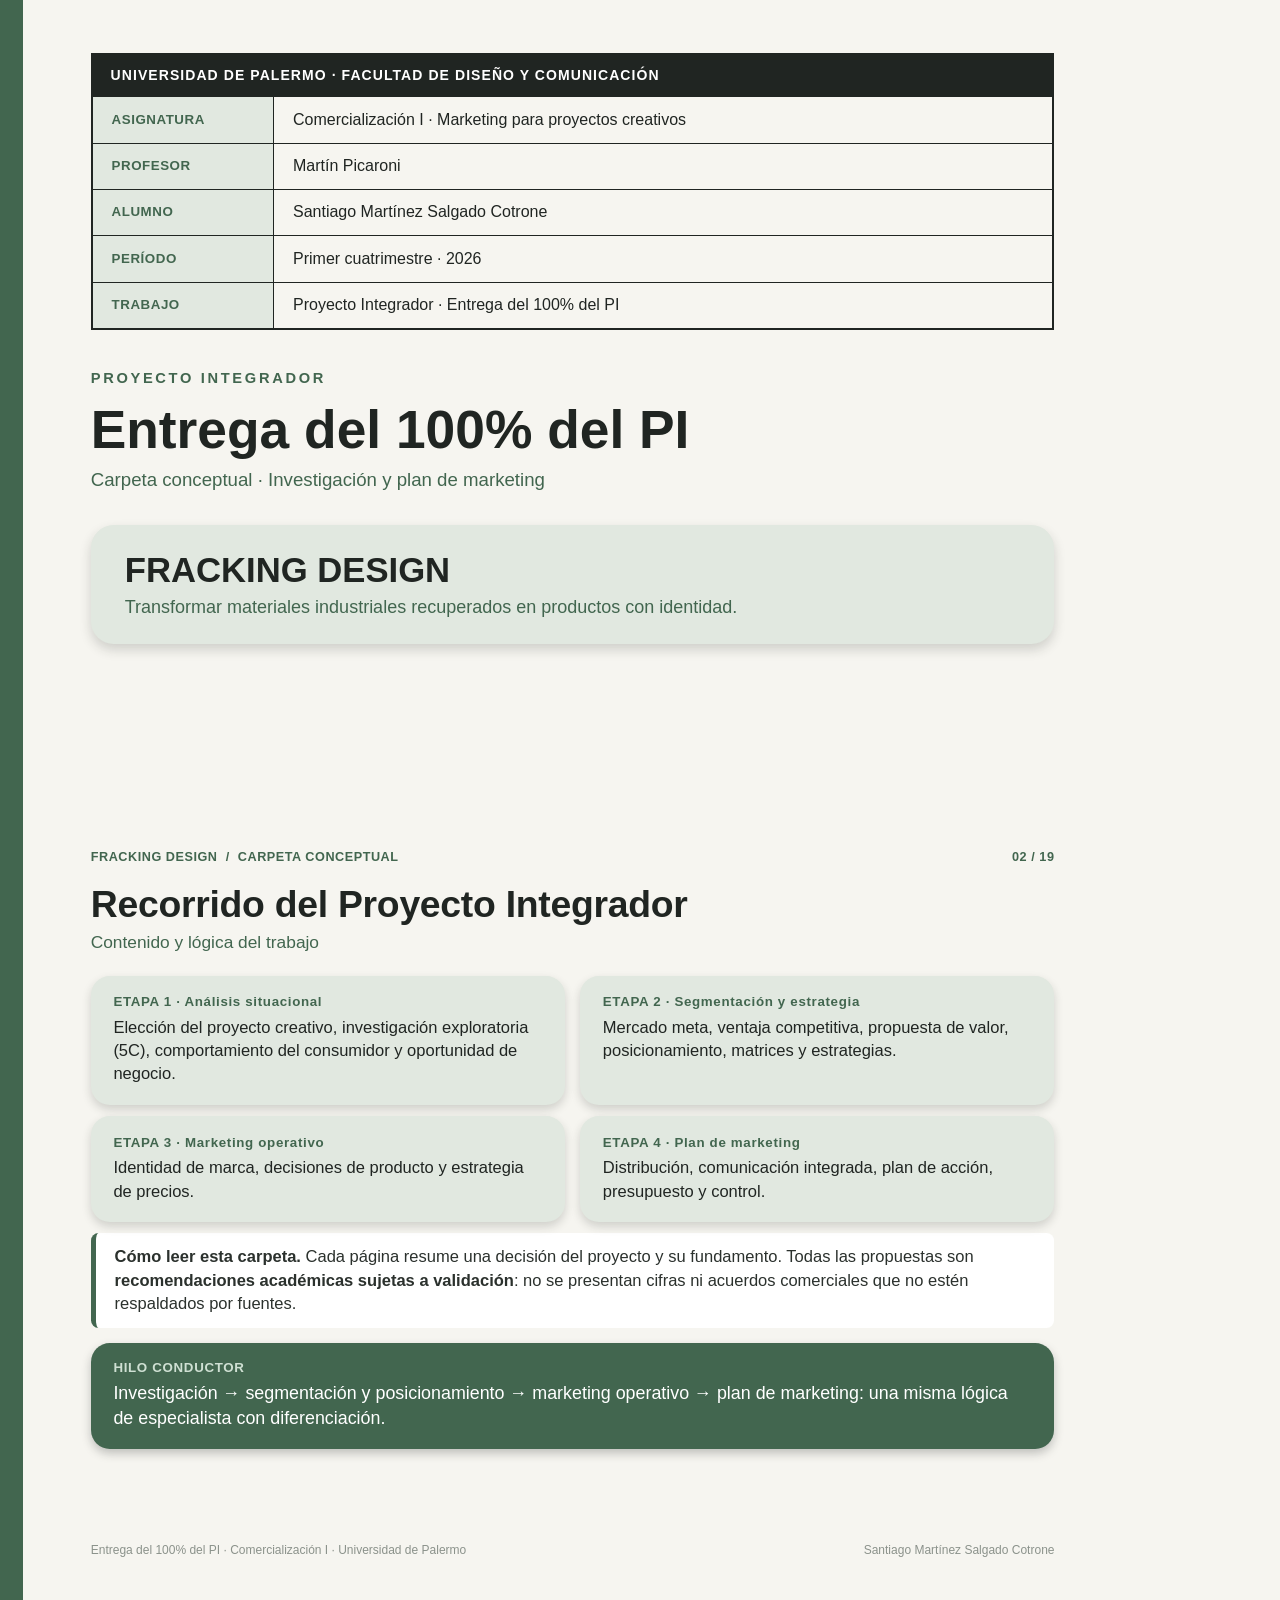
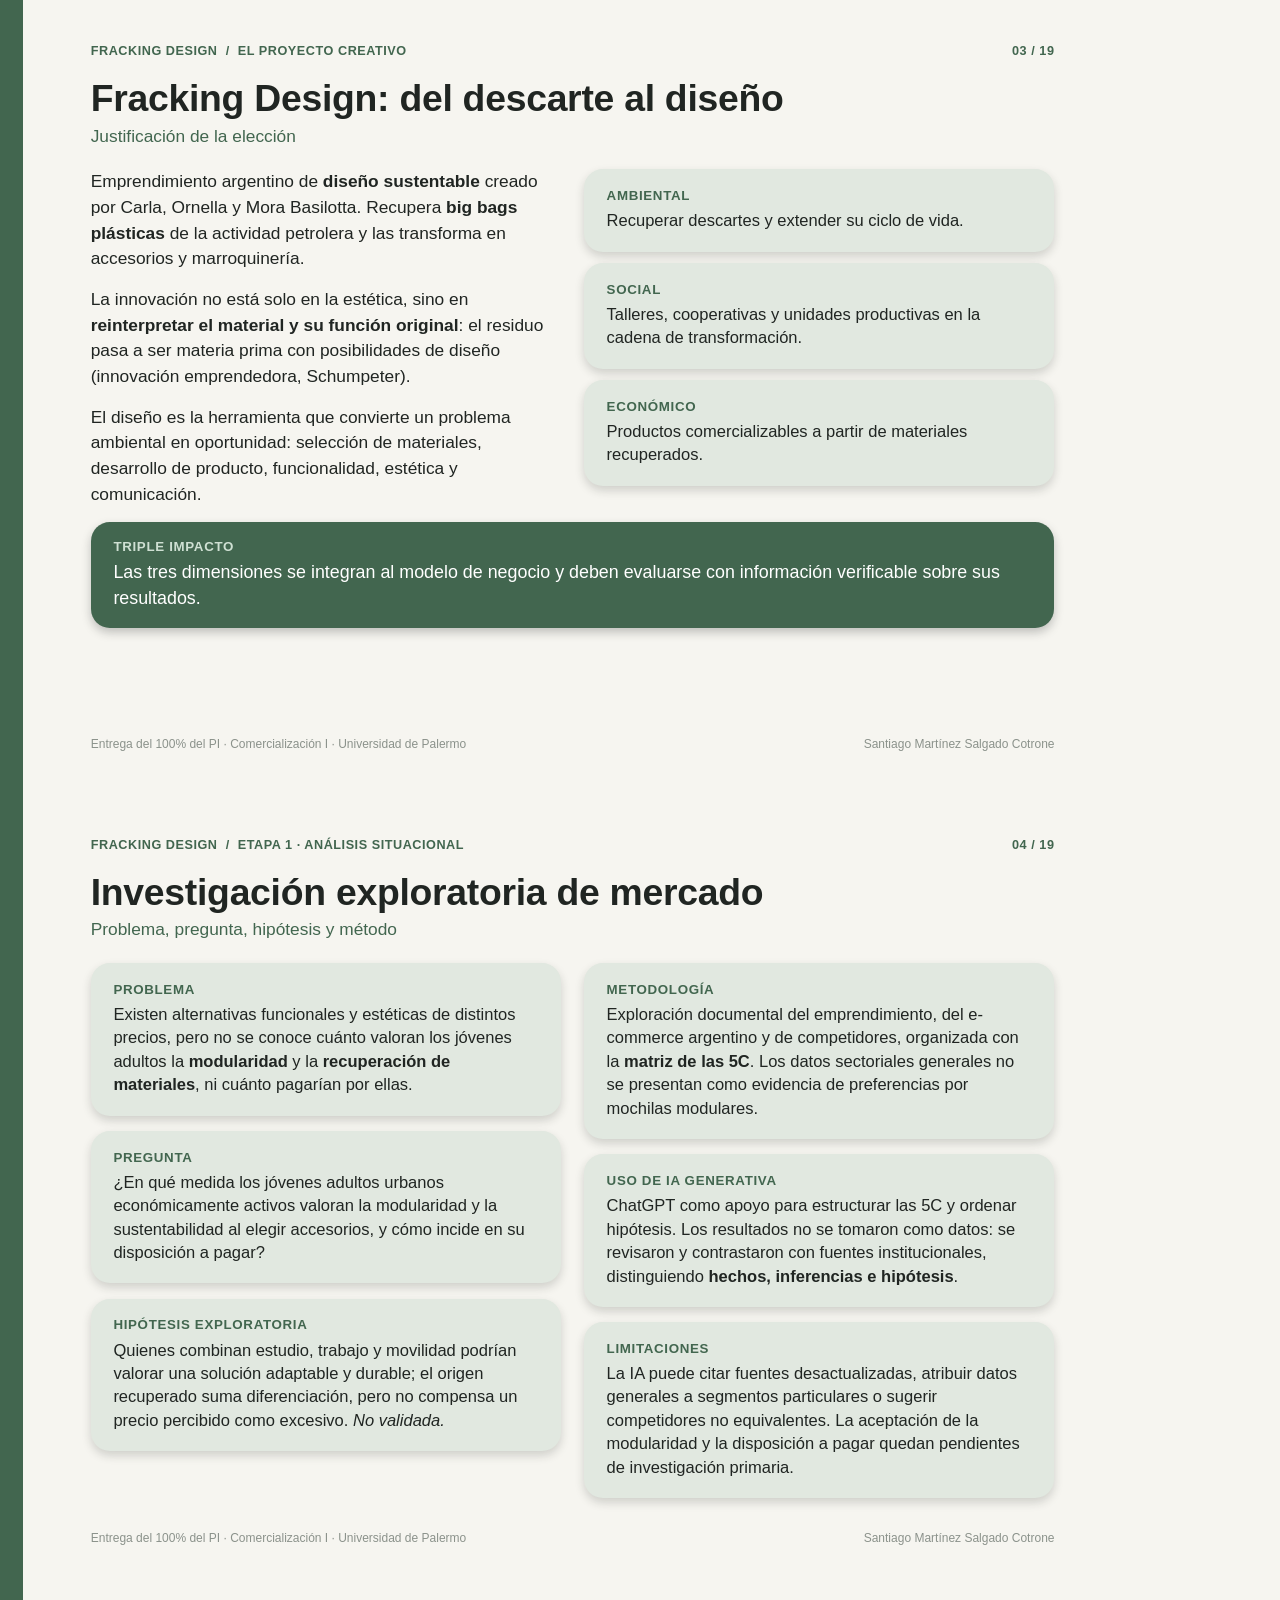
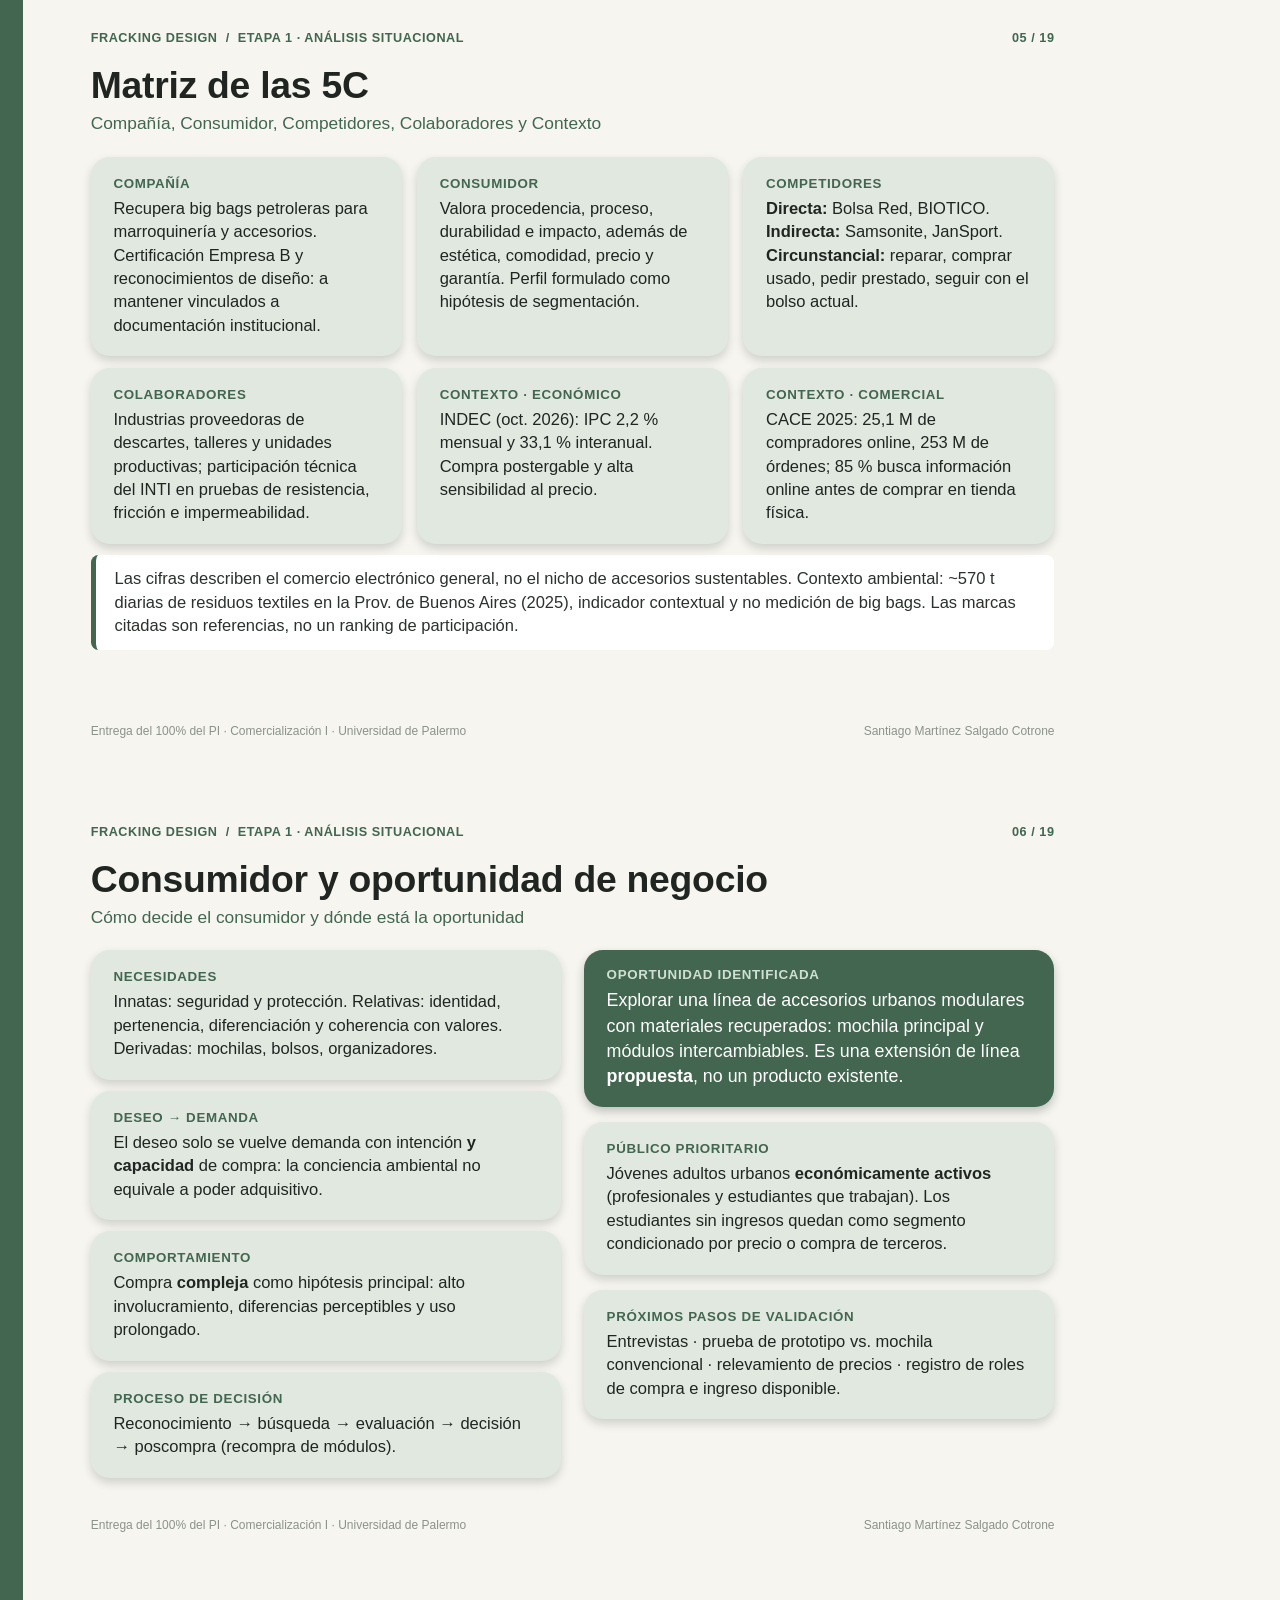
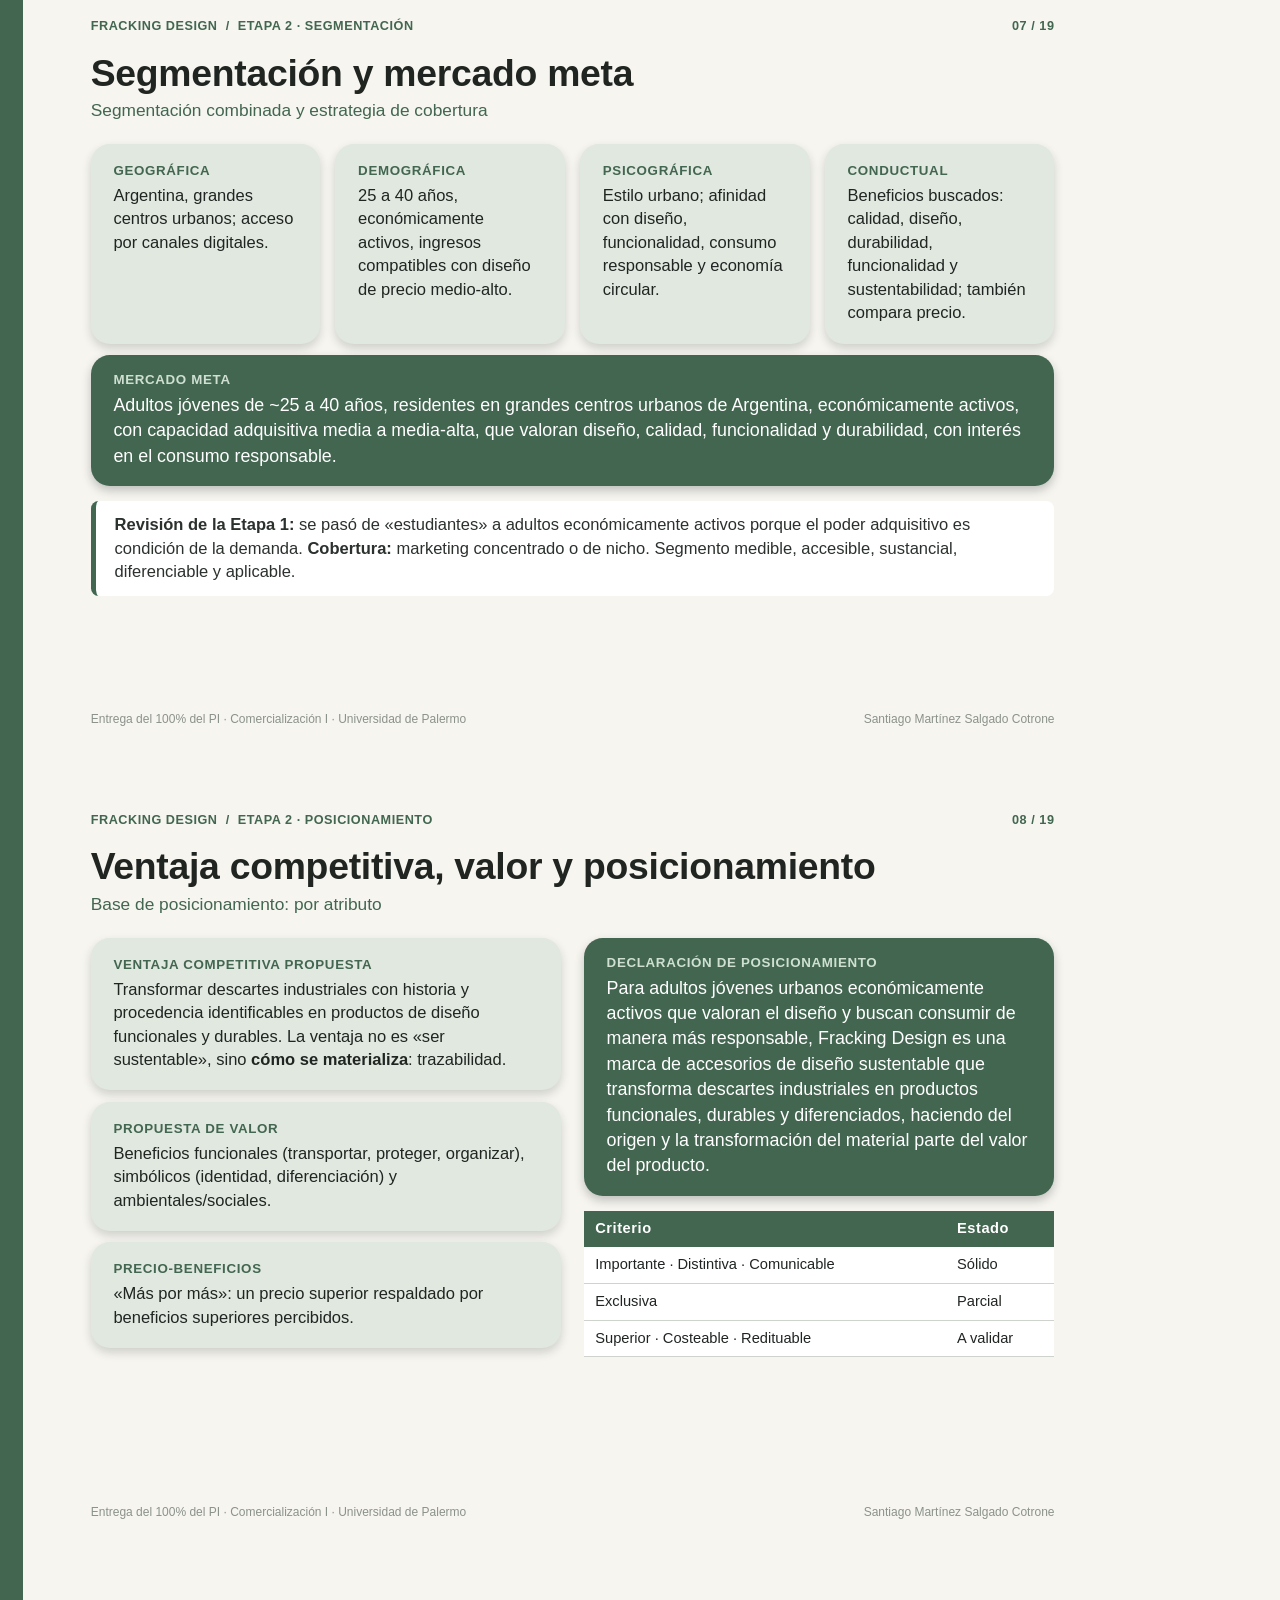
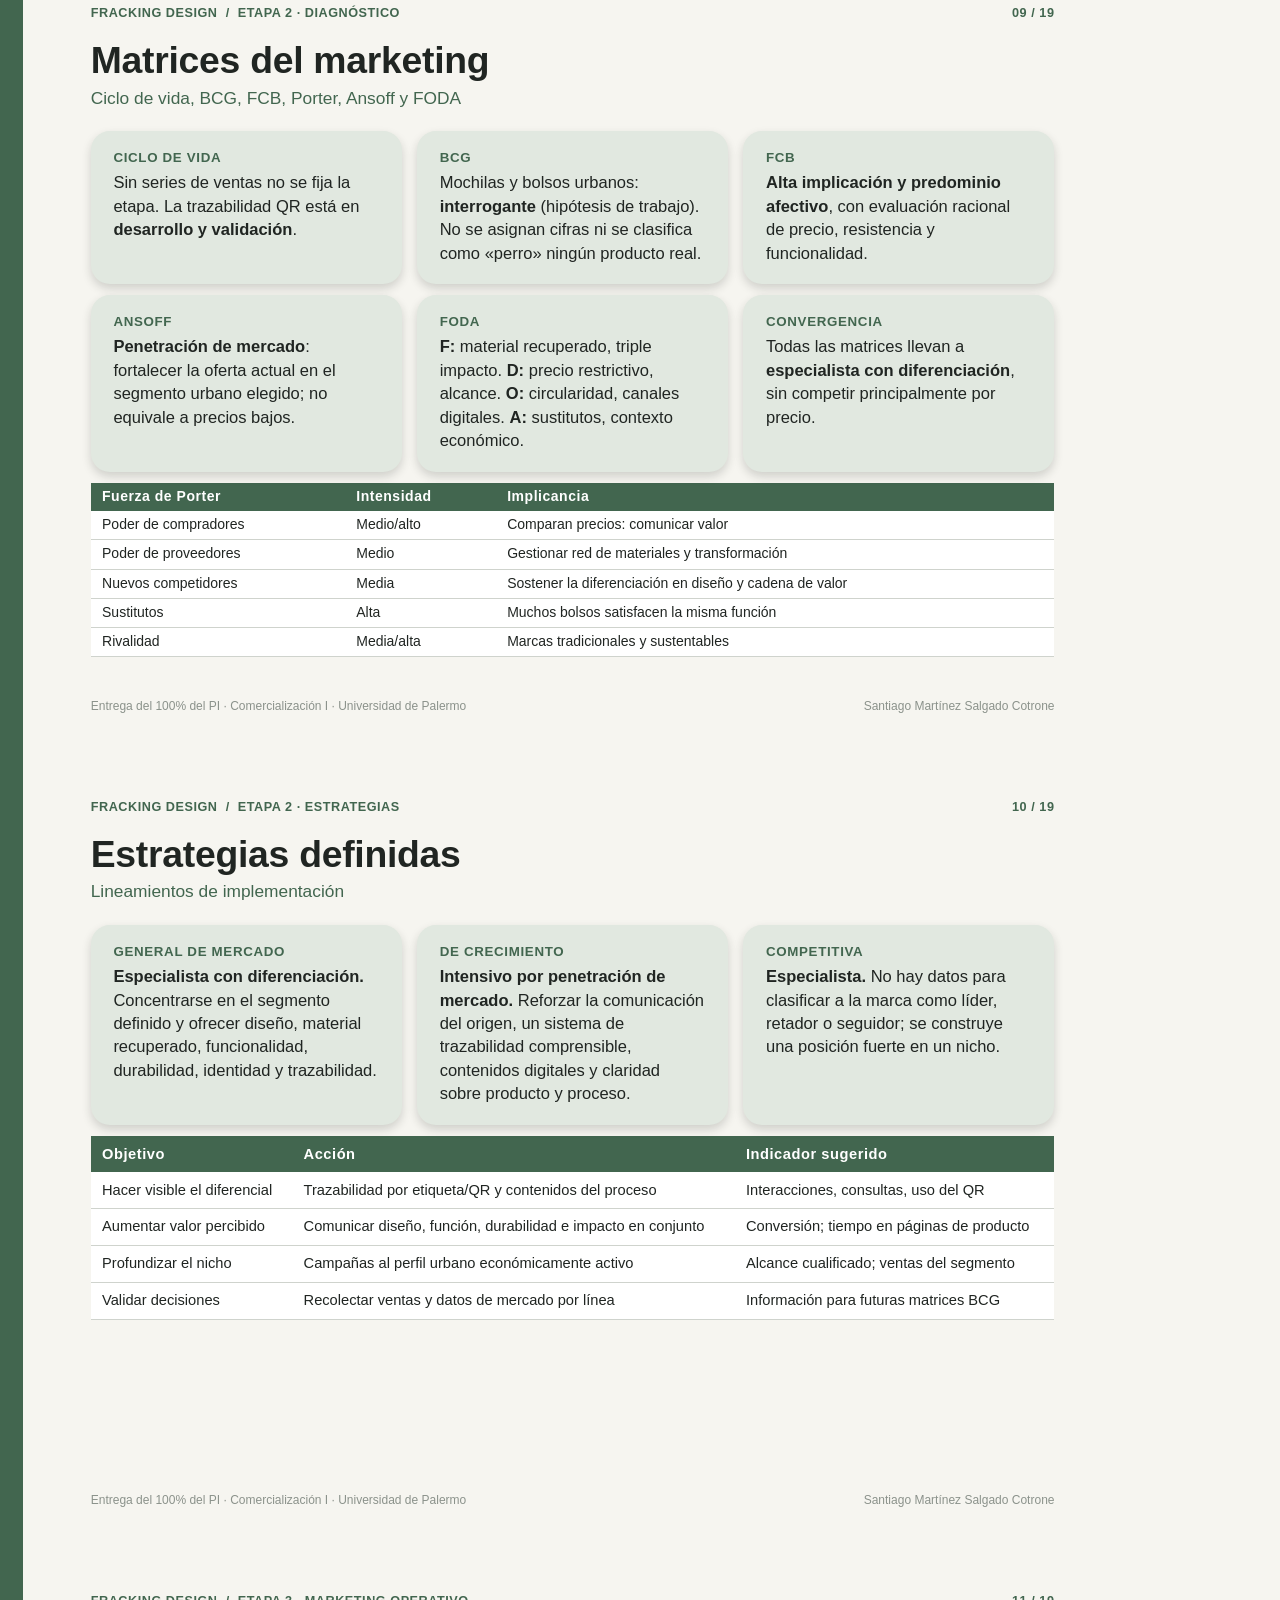
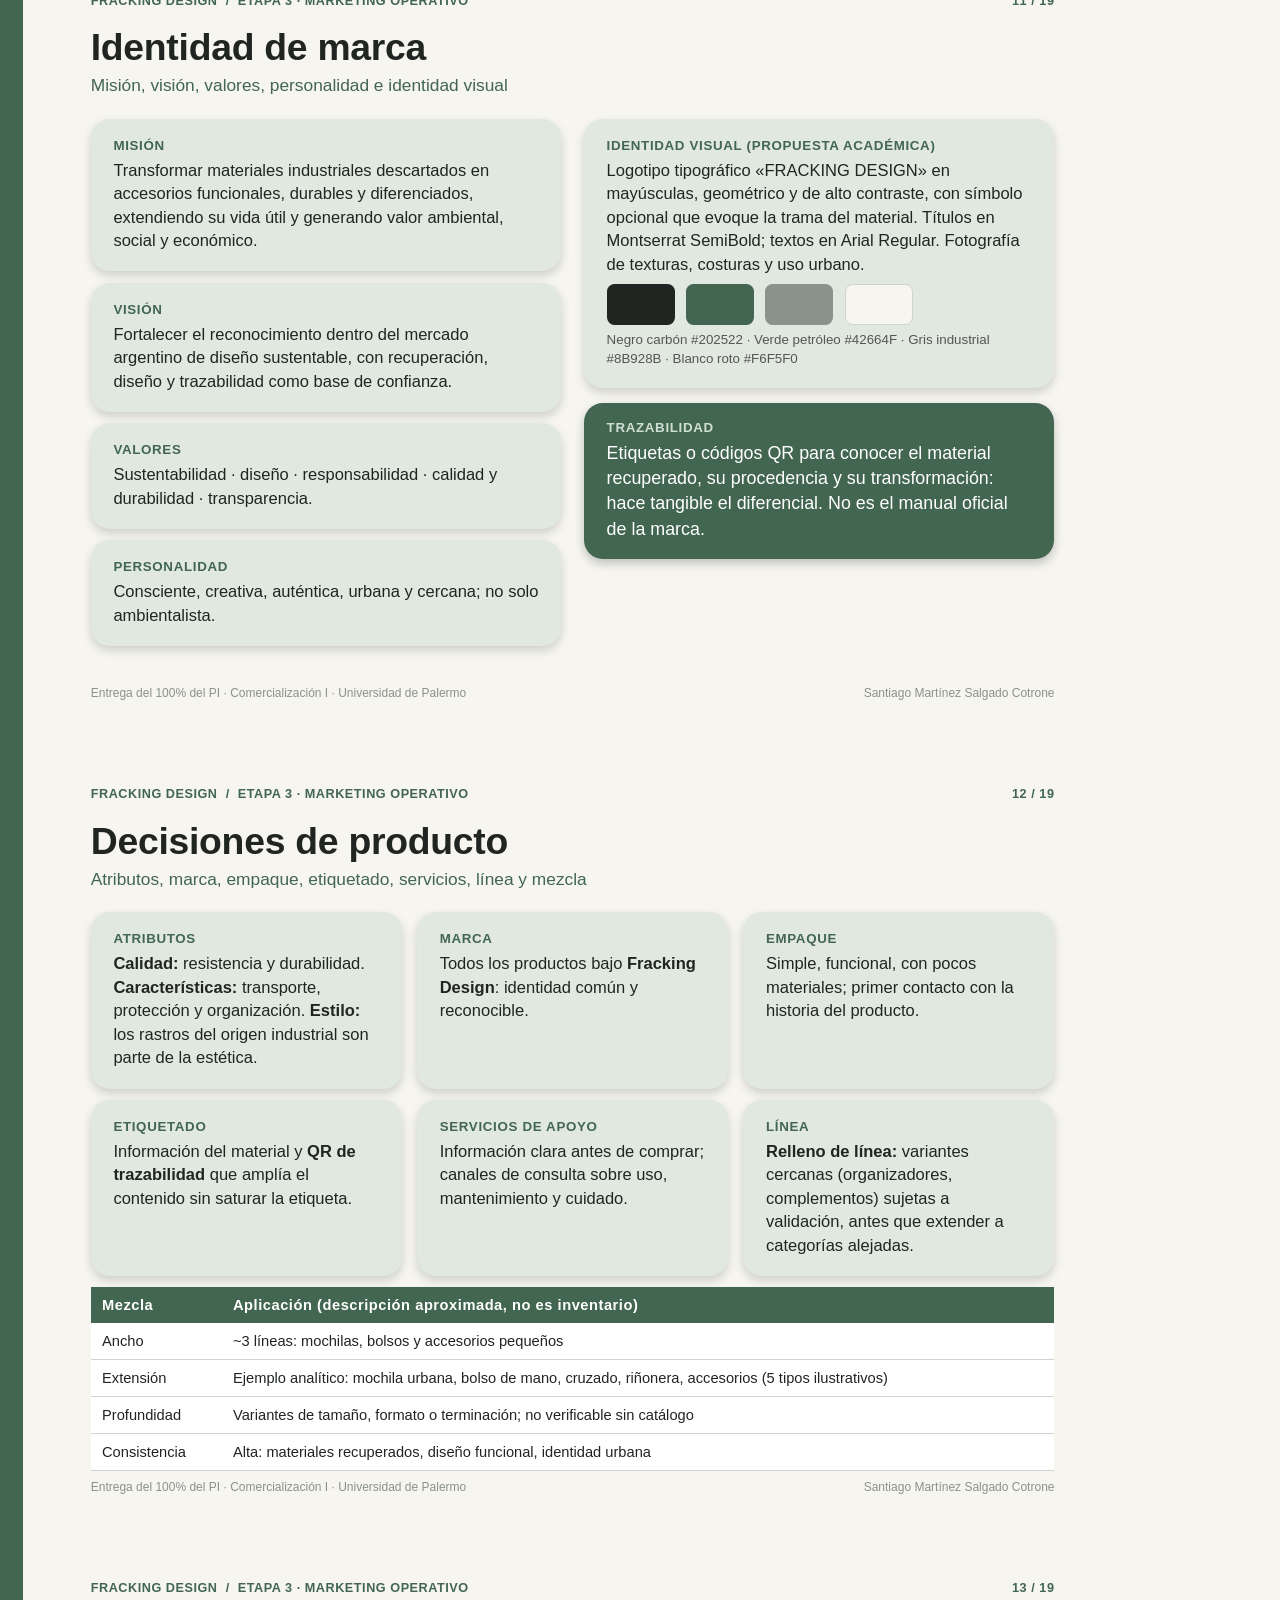
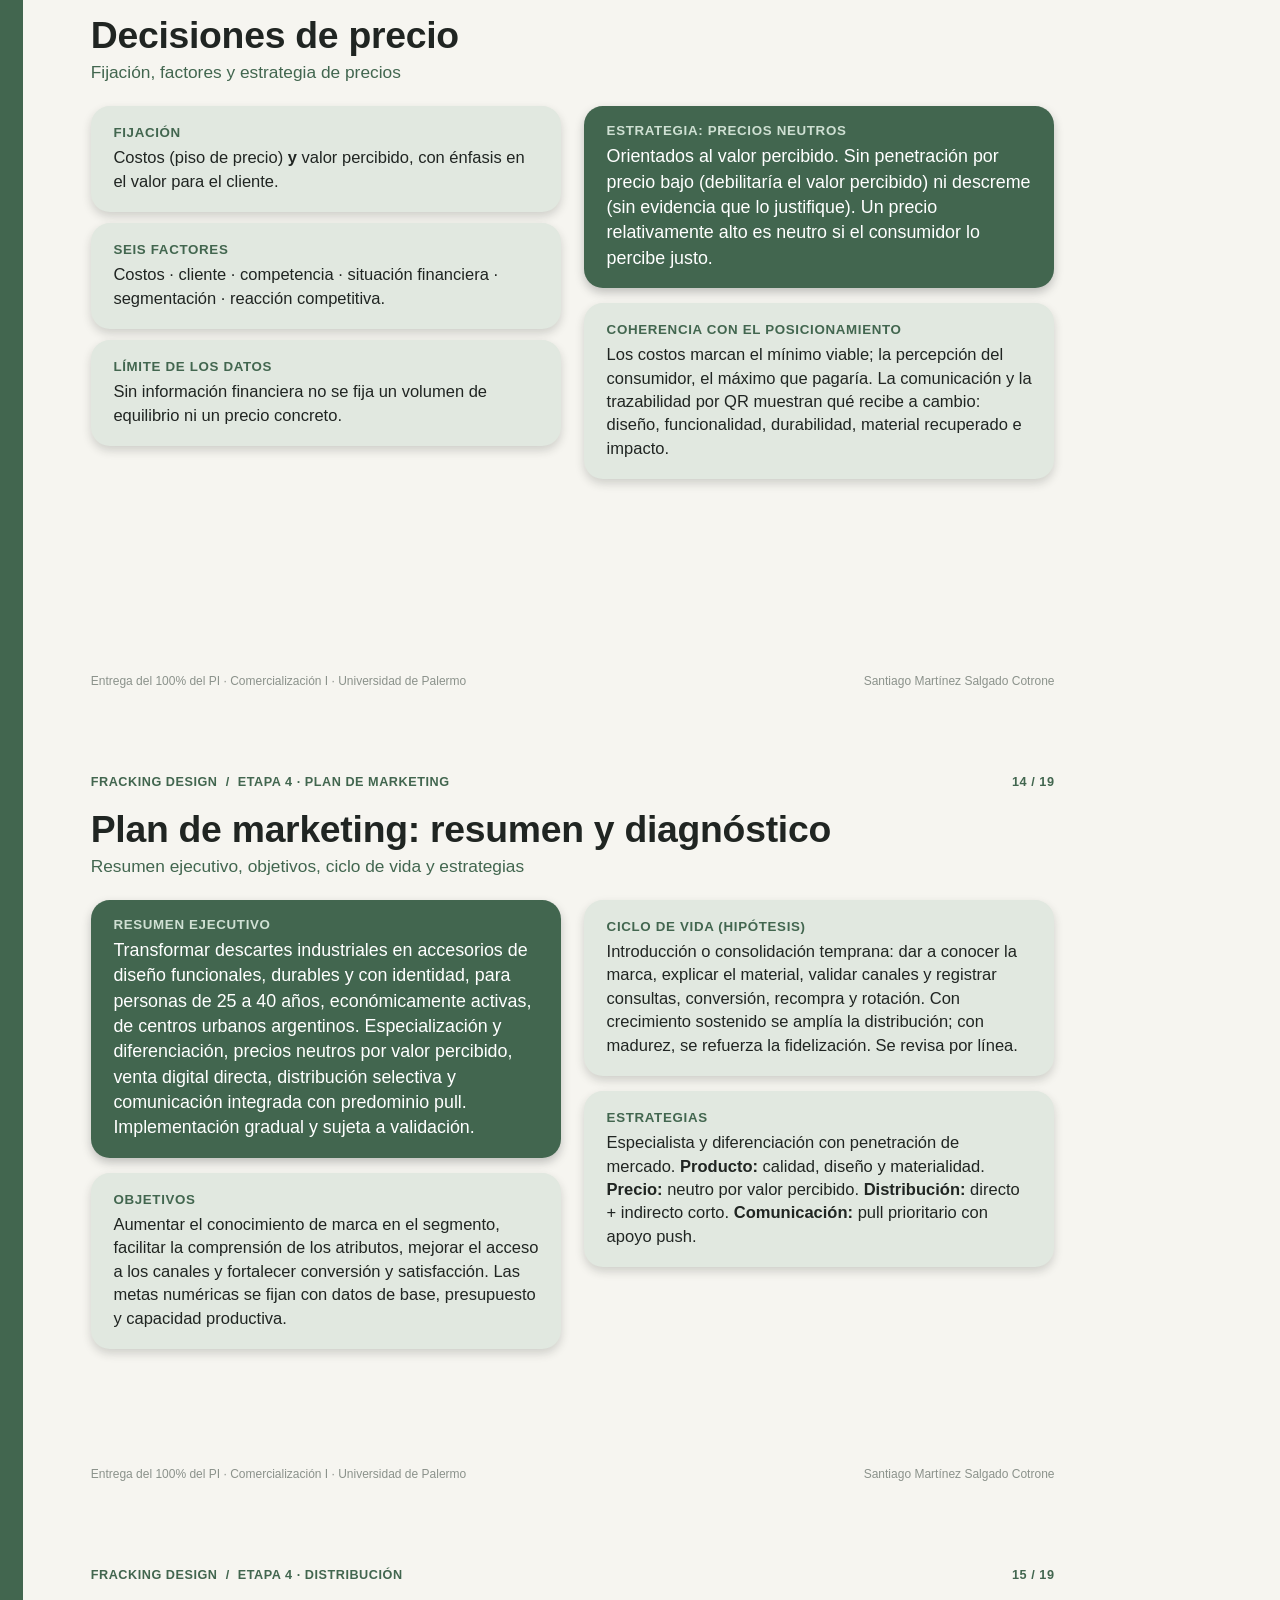
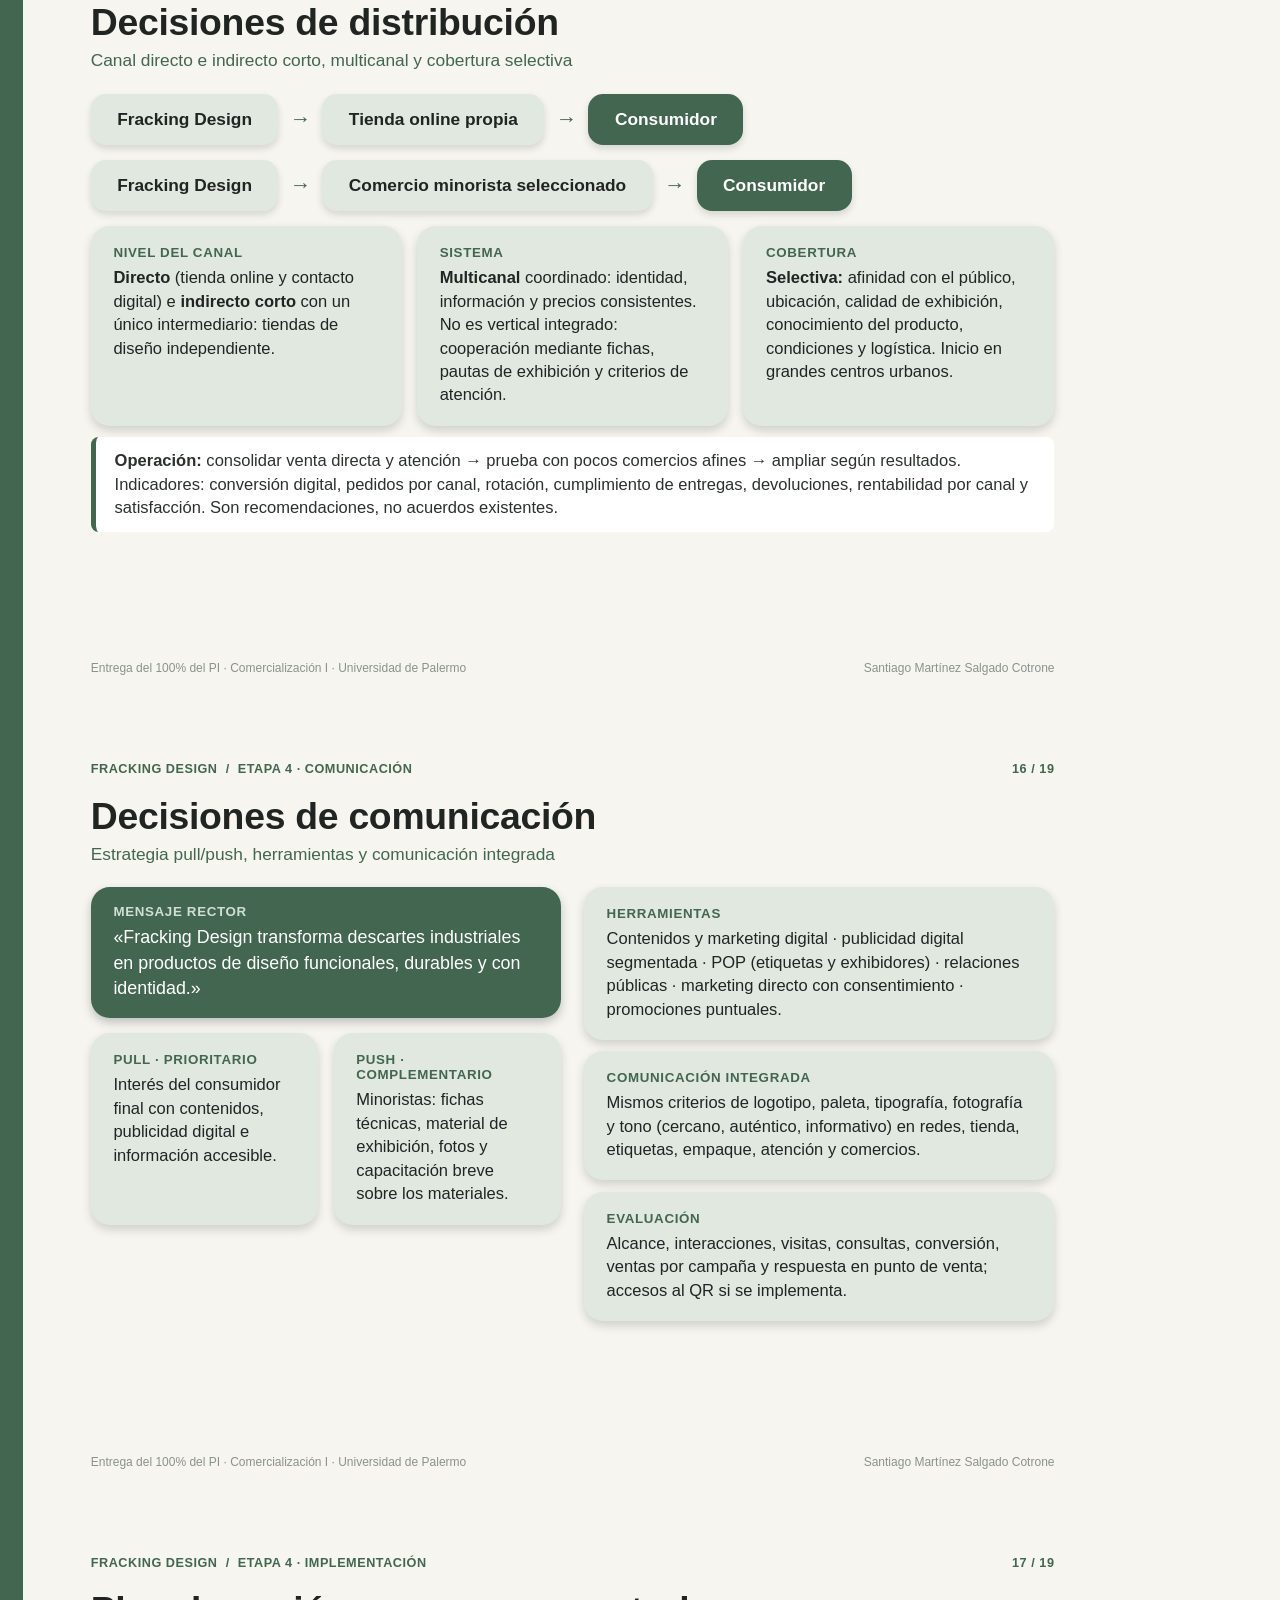
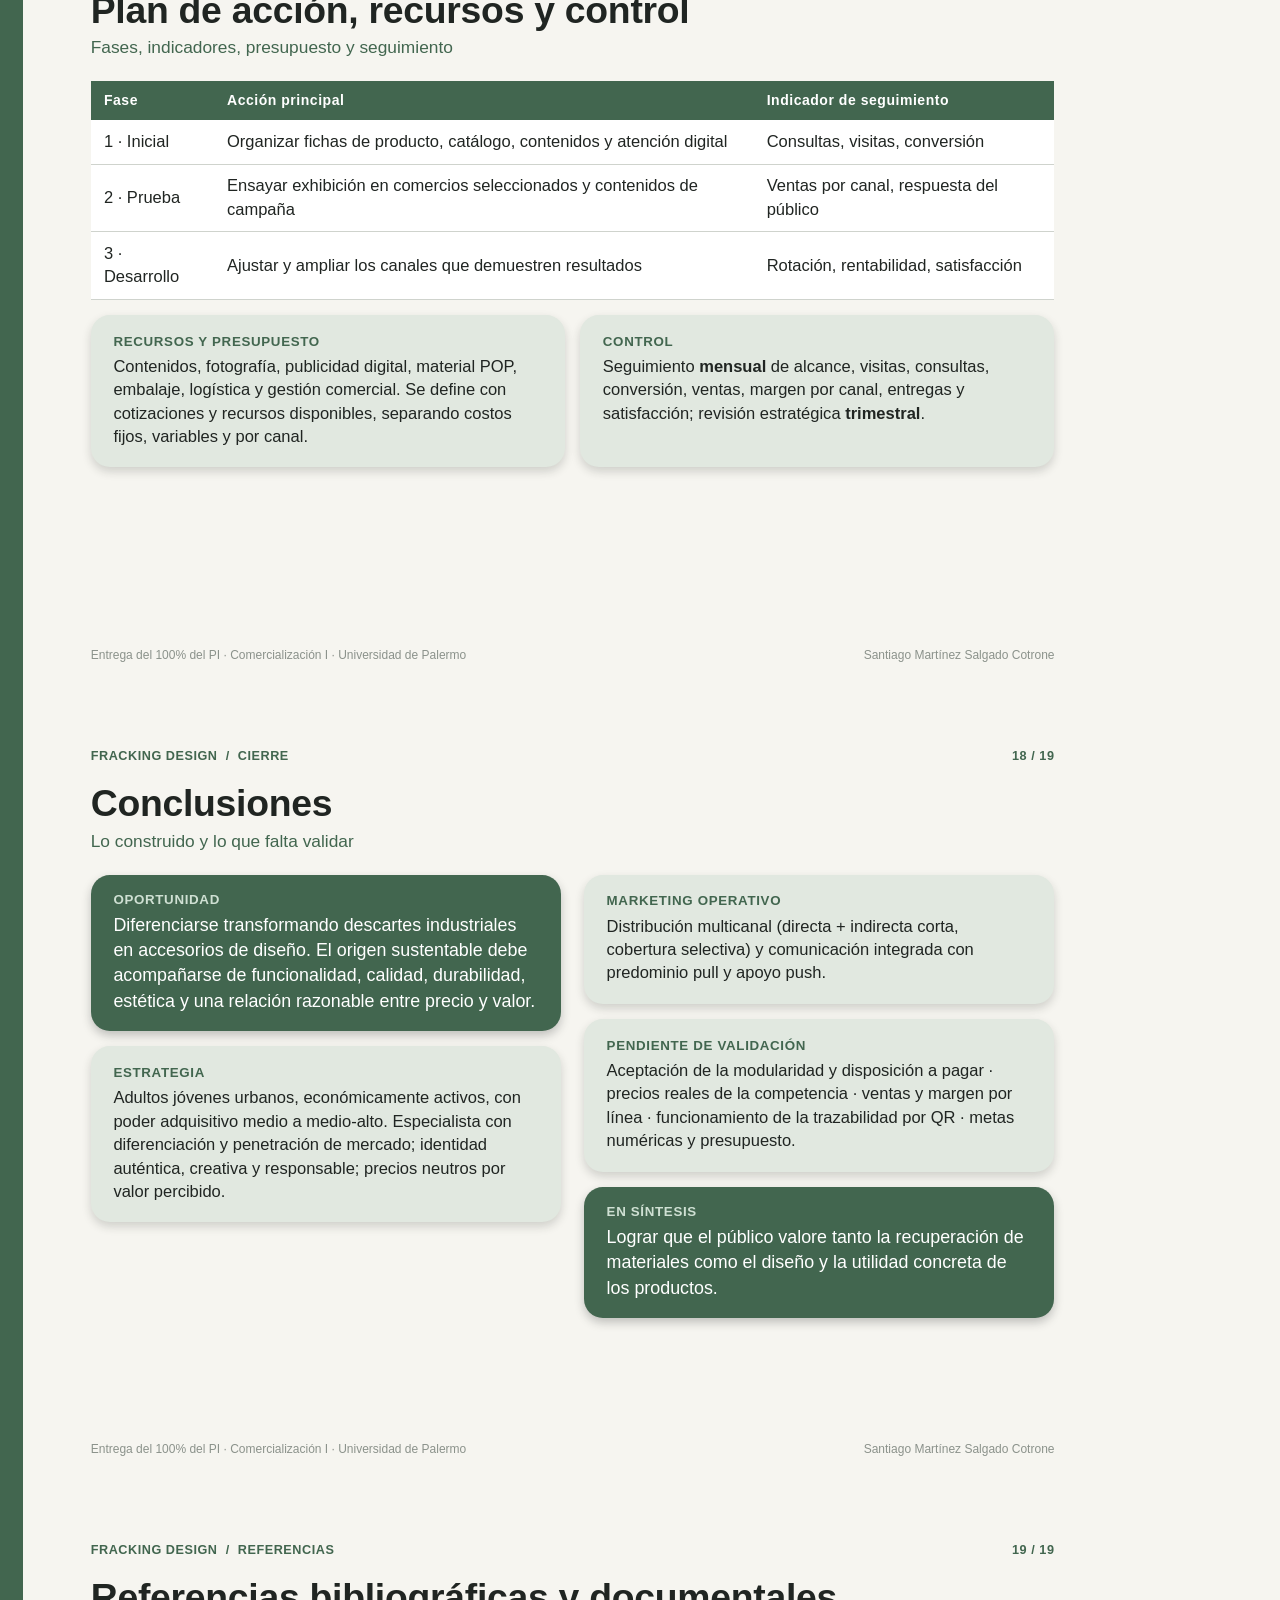
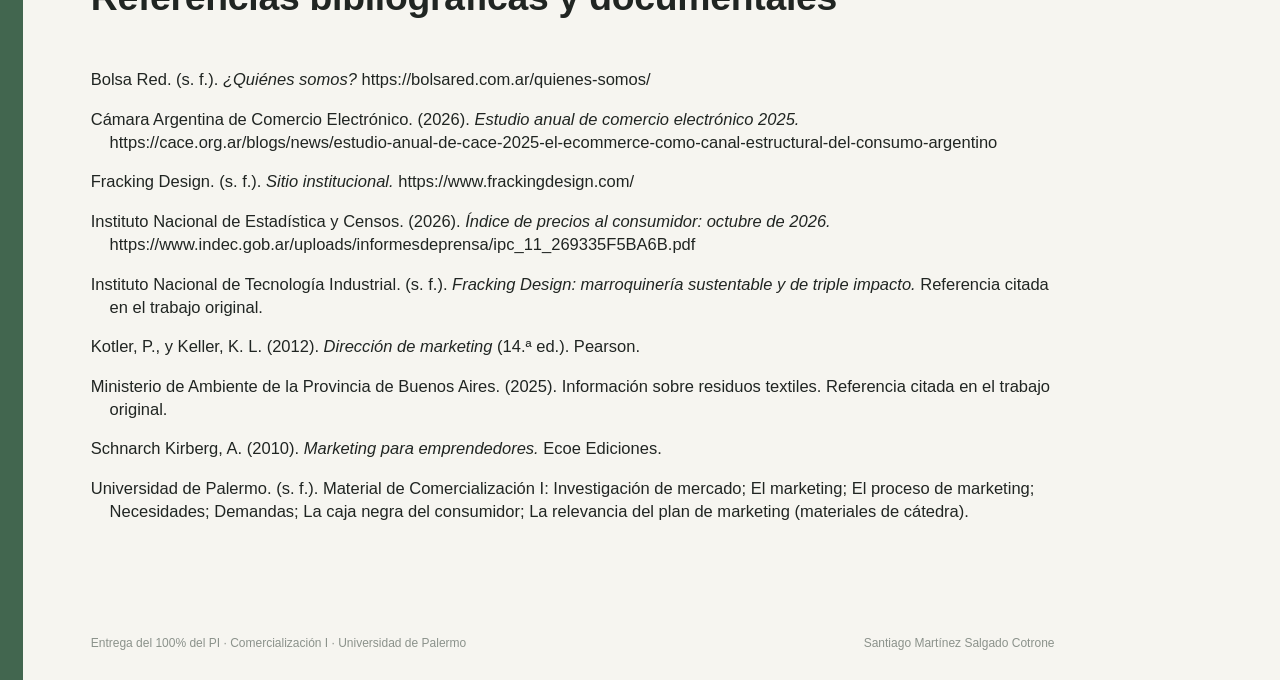
<file: entrega-100-PI/carpeta.html>
<!doctype html><html lang="es"><head><meta charset="utf-8"><title>Entrega del 100% del PI — Fracking Design</title><style>
@page { size: 297mm 210mm; margin: 0 }
*{box-sizing:border-box;margin:0;padding:0}
:root{--c:#202522;--g:#42664F;--s:#8B928B;--b:#F6F5F0;--t:#E1E8E0}
body{font-family:Arial,'Liberation Sans',sans-serif;color:var(--c);background:var(--b)}
.pg{width:297mm;height:210mm;position:relative;background:var(--b);padding:15mm 18mm 14mm 24mm;page-break-after:always;overflow:hidden}
.pg:before{content:"";position:absolute;left:0;top:0;bottom:0;width:6mm;background:var(--g)}
.hd{display:flex;justify-content:space-between;font-size:9.5pt;font-weight:700;color:var(--g);letter-spacing:.4pt}
h1{font-size:28pt;margin:5mm 0 1.5mm;letter-spacing:-.2pt}
.sub{font-size:13pt;color:var(--g);margin-bottom:6mm}
.card{background:var(--t);border-radius:5mm;padding:5mm 6mm;box-shadow:0 1.2mm 2.4mm rgba(32,37,34,.18);margin-bottom:4mm}
.card h4,.dark h4{font-size:10pt;letter-spacing:.5pt;color:var(--g);margin-bottom:1.6mm}
.card p,.dark p,.note,li,td,th{font-size:12.4pt;line-height:1.42}
.card p+p{margin-top:2mm}
.dark{background:var(--g);color:#fff;border-radius:5mm;padding:4.5mm 6mm;margin:0 0 4mm;box-shadow:0 1.2mm 2.4mm rgba(32,37,34,.25)}
.dark h4{color:#cfe0d3}
.dark p{font-size:13.4pt}
.note{background:#fff;border-left:1.4mm solid var(--g);border-radius:2mm;padding:3.2mm 5mm;margin-bottom:4mm;color:#2b312d}
.grid{display:grid;gap:0 4mm}.c1{grid-template-columns:1fr}.c2{grid-template-columns:1fr 1fr}.c3{grid-template-columns:repeat(3,1fr)}.c4{grid-template-columns:repeat(4,1fr)}
.two{display:grid;grid-template-columns:1fr 1fr;gap:0 6mm}
.two>div>p{font-size:13pt;line-height:1.48;margin-bottom:4mm}
table{width:100%;border-collapse:collapse;margin-bottom:4mm}
th{background:var(--g);color:#fff;text-align:left;padding:2.6mm 3.5mm;font-size:10.5pt;letter-spacing:.4pt}
td{padding:2.6mm 3.5mm;border-bottom:.3mm solid #cfd3cd;background:#fff}
table.small td,table.small th{font-size:11pt;padding:2mm 3mm}
.ft{position:absolute;left:24mm;right:18mm;bottom:8mm;display:flex;justify-content:space-between;font-size:9pt;color:var(--s)}
.flow{display:flex;align-items:center;gap:3mm;margin-bottom:4mm}
.flow .n{background:var(--t);border-radius:4mm;padding:4mm 7mm;font-weight:700;font-size:13pt;box-shadow:0 1mm 2mm rgba(32,37,34,.15)}
.flow .n.g{background:var(--g);color:#fff}.flow .a{font-size:16pt;color:var(--g)}
.sw{display:flex;gap:3mm;margin:2mm 0 1.5mm}.sw span{width:18mm;height:11mm;border-radius:2mm;display:block}
.cap{font-size:10pt!important;color:#555}
.refs{list-style:none}.refs li{margin-bottom:4.2mm;padding-left:5mm;text-indent:-5mm;font-size:12.4pt;word-break:break-word}
table.tight td,table.tight th{padding:1.1mm 3mm;font-size:10.5pt}
.pg .grid .card{margin-bottom:3mm}
/* portadas */
.cover{padding:0}
.cover:before{width:6mm}
.rotulo{position:absolute;left:24mm;right:18mm;top:14mm;border:.4mm solid var(--c);}
.rotulo .top{background:var(--c);color:#fff;padding:3.5mm 5mm;font-size:10.5pt;letter-spacing:.8pt;font-weight:700}
.rotulo table{margin:0}.rotulo td{background:var(--b);font-size:12pt;padding:3mm 5mm;border:.3mm solid var(--c)}
.rotulo td.k{width:48mm;font-weight:700;color:var(--g);font-size:10pt;letter-spacing:.4pt;background:var(--t)}
.ctitle{position:absolute;left:24mm;right:18mm;top:98mm}
.ctitle .e{font-size:11pt;letter-spacing:2pt;font-weight:700;color:var(--g)}
.ctitle h2{font-size:40pt;line-height:1.05;margin:4mm 0 3mm}
.ctitle p{font-size:14pt;color:var(--g)}
.ctitle .box{margin-top:9mm;background:var(--t);border-radius:6mm;padding:7mm 9mm;box-shadow:0 1.5mm 3mm rgba(32,37,34,.18)}
.ctitle .box b{font-size:26pt;display:block;line-height:1.1;margin-bottom:2mm}
.ctitle .box span{font-size:13.5pt;color:var(--g)}
</style></head><body>
<div class="pg cover">
<div class="rotulo"><div class="top">UNIVERSIDAD DE PALERMO · FACULTAD DE DISEÑO Y COMUNICACIÓN</div>
<table>
<tr><td class="k">ASIGNATURA</td><td>Comercialización I · Marketing para proyectos creativos</td></tr>
<tr><td class="k">PROFESOR</td><td>Martín Picaroni</td></tr>
<tr><td class="k">ALUMNO</td><td>Santiago Martínez Salgado Cotrone</td></tr>
<tr><td class="k">PERÍODO</td><td>Primer cuatrimestre · 2026</td></tr>
<tr><td class="k">TRABAJO</td><td>Proyecto Integrador · Entrega del 100% del PI</td></tr>
</table></div>
<div class="ctitle"><div class="e">PROYECTO INTEGRADOR</div>
<h2>Entrega del 100% del PI</h2><p>Carpeta conceptual · Investigación y plan de marketing</p>
<div class="box"><b>FRACKING DESIGN</b><span>Transformar materiales industriales recuperados en productos con identidad.</span></div></div>
</div>
<div class="pg"><div class="hd"><span>FRACKING DESIGN &nbsp;/&nbsp; CARPETA CONCEPTUAL</span><span>02 / 19</span></div><h1>Recorrido del Proyecto Integrador</h1><div class="sub">Contenido y lógica del trabajo</div><div class="grid c2"><div class="card"><h4>ETAPA 1 · Análisis situacional</h4><p>Elección del proyecto creativo, investigación exploratoria (5C), comportamiento del consumidor y oportunidad de negocio.</p></div><div class="card"><h4>ETAPA 2 · Segmentación y estrategia</h4><p>Mercado meta, ventaja competitiva, propuesta de valor, posicionamiento, matrices y estrategias.</p></div><div class="card"><h4>ETAPA 3 · Marketing operativo</h4><p>Identidad de marca, decisiones de producto y estrategia de precios.</p></div><div class="card"><h4>ETAPA 4 · Plan de marketing</h4><p>Distribución, comunicación integrada, plan de acción, presupuesto y control.</p></div></div><div class="note"><b>Cómo leer esta carpeta.</b> Cada página resume una decisión del proyecto y su fundamento. Todas las propuestas son <b>recomendaciones académicas sujetas a validación</b>: no se presentan cifras ni acuerdos comerciales que no estén respaldados por fuentes.</div><div class="dark"><h4>HILO CONDUCTOR</h4><p>Investigación → segmentación y posicionamiento → marketing operativo → plan de marketing: una misma lógica de especialista con diferenciación.</p></div><div class="ft"><span>Entrega del 100% del PI · Comercialización I · Universidad de Palermo</span><span>Santiago Martínez Salgado Cotrone</span></div></div>
<div class="pg"><div class="hd"><span>FRACKING DESIGN &nbsp;/&nbsp; EL PROYECTO CREATIVO</span><span>03 / 19</span></div><h1>Fracking Design: del descarte al diseño</h1><div class="sub">Justificación de la elección</div><div class="two"><div><p>Emprendimiento argentino de <b>diseño sustentable</b> creado por Carla, Ornella y Mora Basilotta. Recupera <b>big bags plásticas</b> de la actividad petrolera y las transforma en accesorios y marroquinería.</p><p>La innovación no está solo en la estética, sino en <b>reinterpretar el material y su función original</b>: el residuo pasa a ser materia prima con posibilidades de diseño (innovación emprendedora, Schumpeter).</p><p>El diseño es la herramienta que convierte un problema ambiental en oportunidad: selección de materiales, desarrollo de producto, funcionalidad, estética y comunicación.</p></div><div><div class="grid c1"><div class="card"><h4>AMBIENTAL</h4><p>Recuperar descartes y extender su ciclo de vida.</p></div><div class="card"><h4>SOCIAL</h4><p>Talleres, cooperativas y unidades productivas en la cadena de transformación.</p></div><div class="card"><h4>ECONÓMICO</h4><p>Productos comercializables a partir de materiales recuperados.</p></div></div></div></div><div class="dark"><h4>TRIPLE IMPACTO</h4><p>Las tres dimensiones se integran al modelo de negocio y deben evaluarse con información verificable sobre sus resultados.</p></div><div class="ft"><span>Entrega del 100% del PI · Comercialización I · Universidad de Palermo</span><span>Santiago Martínez Salgado Cotrone</span></div></div>
<div class="pg"><div class="hd"><span>FRACKING DESIGN &nbsp;/&nbsp; ETAPA 1 · ANÁLISIS SITUACIONAL</span><span>04 / 19</span></div><h1>Investigación exploratoria de mercado</h1><div class="sub">Problema, pregunta, hipótesis y método</div><div class="two"><div><div class="card"><h4>PROBLEMA</h4><p>Existen alternativas funcionales y estéticas de distintos precios, pero no se conoce cuánto valoran los jóvenes adultos la <b>modularidad</b> y la <b>recuperación de materiales</b>, ni cuánto pagarían por ellas.</p></div><div class="card"><h4>PREGUNTA</h4><p>¿En qué medida los jóvenes adultos urbanos económicamente activos valoran la modularidad y la sustentabilidad al elegir accesorios, y cómo incide en su disposición a pagar?</p></div><div class="card"><h4>HIPÓTESIS EXPLORATORIA</h4><p>Quienes combinan estudio, trabajo y movilidad podrían valorar una solución adaptable y durable; el origen recuperado suma diferenciación, pero no compensa un precio percibido como excesivo. <i>No validada.</i></p></div></div><div><div class="card"><h4>METODOLOGÍA</h4><p>Exploración documental del emprendimiento, del e-commerce argentino y de competidores, organizada con la <b>matriz de las 5C</b>. Los datos sectoriales generales no se presentan como evidencia de preferencias por mochilas modulares.</p></div><div class="card"><h4>USO DE IA GENERATIVA</h4><p>ChatGPT como apoyo para estructurar las 5C y ordenar hipótesis. Los resultados no se tomaron como datos: se revisaron y contrastaron con fuentes institucionales, distinguiendo <b>hechos, inferencias e hipótesis</b>.</p></div><div class="card"><h4>LIMITACIONES</h4><p>La IA puede citar fuentes desactualizadas, atribuir datos generales a segmentos particulares o sugerir competidores no equivalentes. La aceptación de la modularidad y la disposición a pagar quedan pendientes de investigación primaria.</p></div></div></div><div class="ft"><span>Entrega del 100% del PI · Comercialización I · Universidad de Palermo</span><span>Santiago Martínez Salgado Cotrone</span></div></div>
<div class="pg"><div class="hd"><span>FRACKING DESIGN &nbsp;/&nbsp; ETAPA 1 · ANÁLISIS SITUACIONAL</span><span>05 / 19</span></div><h1>Matriz de las 5C</h1><div class="sub">Compañía, Consumidor, Competidores, Colaboradores y Contexto</div><div class="grid c3"><div class="card"><h4>COMPAÑÍA</h4><p>Recupera big bags petroleras para marroquinería y accesorios. Certificación Empresa B y reconocimientos de diseño: a mantener vinculados a documentación institucional.</p></div><div class="card"><h4>CONSUMIDOR</h4><p>Valora procedencia, proceso, durabilidad e impacto, además de estética, comodidad, precio y garantía. Perfil formulado como hipótesis de segmentación.</p></div><div class="card"><h4>COMPETIDORES</h4><p><b>Directa:</b> Bolsa Red, BIOTICO. <b>Indirecta:</b> Samsonite, JanSport. <b>Circunstancial:</b> reparar, comprar usado, pedir prestado, seguir con el bolso actual.</p></div><div class="card"><h4>COLABORADORES</h4><p>Industrias proveedoras de descartes, talleres y unidades productivas; participación técnica del INTI en pruebas de resistencia, fricción e impermeabilidad.</p></div><div class="card"><h4>CONTEXTO · ECONÓMICO</h4><p>INDEC (oct. 2026): IPC 2,2 % mensual y 33,1 % interanual. Compra postergable y alta sensibilidad al precio.</p></div><div class="card"><h4>CONTEXTO · COMERCIAL</h4><p>CACE 2025: 25,1 M de compradores online, 253 M de órdenes; 85 % busca información online antes de comprar en tienda física.</p></div></div><div class="note">Las cifras describen el comercio electrónico general, no el nicho de accesorios sustentables. Contexto ambiental: ~570 t diarias de residuos textiles en la Prov. de Buenos Aires (2025), indicador contextual y no medición de big bags. Las marcas citadas son referencias, no un ranking de participación.</div><div class="ft"><span>Entrega del 100% del PI · Comercialización I · Universidad de Palermo</span><span>Santiago Martínez Salgado Cotrone</span></div></div>
<div class="pg"><div class="hd"><span>FRACKING DESIGN &nbsp;/&nbsp; ETAPA 1 · ANÁLISIS SITUACIONAL</span><span>06 / 19</span></div><h1>Consumidor y oportunidad de negocio</h1><div class="sub">Cómo decide el consumidor y dónde está la oportunidad</div><div class="two"><div><div class="grid c1"><div class="card"><h4>NECESIDADES</h4><p>Innatas: seguridad y protección. Relativas: identidad, pertenencia, diferenciación y coherencia con valores. Derivadas: mochilas, bolsos, organizadores.</p></div><div class="card"><h4>DESEO → DEMANDA</h4><p>El deseo solo se vuelve demanda con intención <b>y capacidad</b> de compra: la conciencia ambiental no equivale a poder adquisitivo.</p></div><div class="card"><h4>COMPORTAMIENTO</h4><p>Compra <b>compleja</b> como hipótesis principal: alto involucramiento, diferencias perceptibles y uso prolongado.</p></div><div class="card"><h4>PROCESO DE DECISIÓN</h4><p>Reconocimiento → búsqueda → evaluación → decisión → poscompra (recompra de módulos).</p></div></div></div><div><div class="dark"><h4>OPORTUNIDAD IDENTIFICADA</h4><p>Explorar una línea de accesorios urbanos modulares con materiales recuperados: mochila principal y módulos intercambiables. Es una extensión de línea <b>propuesta</b>, no un producto existente.</p></div><div class="card"><h4>PÚBLICO PRIORITARIO</h4><p>Jóvenes adultos urbanos <b>económicamente activos</b> (profesionales y estudiantes que trabajan). Los estudiantes sin ingresos quedan como segmento condicionado por precio o compra de terceros.</p></div><div class="card"><h4>PRÓXIMOS PASOS DE VALIDACIÓN</h4><p>Entrevistas · prueba de prototipo vs. mochila convencional · relevamiento de precios · registro de roles de compra e ingreso disponible.</p></div></div></div><div class="ft"><span>Entrega del 100% del PI · Comercialización I · Universidad de Palermo</span><span>Santiago Martínez Salgado Cotrone</span></div></div>
<div class="pg"><div class="hd"><span>FRACKING DESIGN &nbsp;/&nbsp; ETAPA 2 · SEGMENTACIÓN</span><span>07 / 19</span></div><h1>Segmentación y mercado meta</h1><div class="sub">Segmentación combinada y estrategia de cobertura</div><div class="grid c4"><div class="card"><h4>GEOGRÁFICA</h4><p>Argentina, grandes centros urbanos; acceso por canales digitales.</p></div><div class="card"><h4>DEMOGRÁFICA</h4><p>25 a 40 años, económicamente activos, ingresos compatibles con diseño de precio medio-alto.</p></div><div class="card"><h4>PSICOGRÁFICA</h4><p>Estilo urbano; afinidad con diseño, funcionalidad, consumo responsable y economía circular.</p></div><div class="card"><h4>CONDUCTUAL</h4><p>Beneficios buscados: calidad, diseño, durabilidad, funcionalidad y sustentabilidad; también compara precio.</p></div></div><div class="dark"><h4>MERCADO META</h4><p>Adultos jóvenes de ~25 a 40 años, residentes en grandes centros urbanos de Argentina, económicamente activos, con capacidad adquisitiva media a media-alta, que valoran diseño, calidad, funcionalidad y durabilidad, con interés en el consumo responsable.</p></div><div class="note"><b>Revisión de la Etapa 1:</b> se pasó de «estudiantes» a adultos económicamente activos porque el poder adquisitivo es condición de la demanda. <b>Cobertura:</b> marketing concentrado o de nicho. Segmento medible, accesible, sustancial, diferenciable y aplicable.</div><div class="ft"><span>Entrega del 100% del PI · Comercialización I · Universidad de Palermo</span><span>Santiago Martínez Salgado Cotrone</span></div></div>
<div class="pg"><div class="hd"><span>FRACKING DESIGN &nbsp;/&nbsp; ETAPA 2 · POSICIONAMIENTO</span><span>08 / 19</span></div><h1>Ventaja competitiva, valor y posicionamiento</h1><div class="sub">Base de posicionamiento: por atributo</div><div class="two"><div><div class="grid c1"><div class="card"><h4>VENTAJA COMPETITIVA PROPUESTA</h4><p>Transformar descartes industriales con historia y procedencia identificables en productos de diseño funcionales y durables. La ventaja no es «ser sustentable», sino <b>cómo se materializa</b>: trazabilidad.</p></div><div class="card"><h4>PROPUESTA DE VALOR</h4><p>Beneficios funcionales (transportar, proteger, organizar), simbólicos (identidad, diferenciación) y ambientales/sociales.</p></div><div class="card"><h4>PRECIO-BENEFICIOS</h4><p>«Más por más»: un precio superior respaldado por beneficios superiores percibidos.</p></div></div></div><div><div class="dark"><h4>DECLARACIÓN DE POSICIONAMIENTO</h4><p>Para adultos jóvenes urbanos económicamente activos que valoran el diseño y buscan consumir de manera más responsable, Fracking Design es una marca de accesorios de diseño sustentable que transforma descartes industriales en productos funcionales, durables y diferenciados, haciendo del origen y la transformación del material parte del valor del producto.</p></div><table class="small"><tr><th>Criterio</th><th>Estado</th></tr><tr><td>Importante · Distintiva · Comunicable</td><td>Sólido</td></tr><tr><td>Exclusiva</td><td>Parcial</td></tr><tr><td>Superior · Costeable · Redituable</td><td>A validar</td></tr></table></div></div><div class="ft"><span>Entrega del 100% del PI · Comercialización I · Universidad de Palermo</span><span>Santiago Martínez Salgado Cotrone</span></div></div>
<div class="pg"><div class="hd"><span>FRACKING DESIGN &nbsp;/&nbsp; ETAPA 2 · DIAGNÓSTICO</span><span>09 / 19</span></div><h1>Matrices del marketing</h1><div class="sub">Ciclo de vida, BCG, FCB, Porter, Ansoff y FODA</div><div class="grid c3"><div class="card"><h4>CICLO DE VIDA</h4><p>Sin series de ventas no se fija la etapa. La trazabilidad QR está en <b>desarrollo y validación</b>.</p></div><div class="card"><h4>BCG</h4><p>Mochilas y bolsos urbanos: <b>interrogante</b> (hipótesis de trabajo). No se asignan cifras ni se clasifica como «perro» ningún producto real.</p></div><div class="card"><h4>FCB</h4><p><b>Alta implicación y predominio afectivo</b>, con evaluación racional de precio, resistencia y funcionalidad.</p></div><div class="card"><h4>ANSOFF</h4><p><b>Penetración de mercado</b>: fortalecer la oferta actual en el segmento urbano elegido; no equivale a precios bajos.</p></div><div class="card"><h4>FODA</h4><p><b>F:</b> material recuperado, triple impacto. <b>D:</b> precio restrictivo, alcance. <b>O:</b> circularidad, canales digitales. <b>A:</b> sustitutos, contexto económico.</p></div><div class="card"><h4>CONVERGENCIA</h4><p>Todas las matrices llevan a <b>especialista con diferenciación</b>, sin competir principalmente por precio.</p></div></div><table class="small tight"><tr><th>Fuerza de Porter</th><th>Intensidad</th><th>Implicancia</th></tr><tr><td>Poder de compradores</td><td>Medio/alto</td><td>Comparan precios: comunicar valor</td></tr><tr><td>Poder de proveedores</td><td>Medio</td><td>Gestionar red de materiales y transformación</td></tr><tr><td>Nuevos competidores</td><td>Media</td><td>Sostener la diferenciación en diseño y cadena de valor</td></tr><tr><td>Sustitutos</td><td>Alta</td><td>Muchos bolsos satisfacen la misma función</td></tr><tr><td>Rivalidad</td><td>Media/alta</td><td>Marcas tradicionales y sustentables</td></tr></table><div class="ft"><span>Entrega del 100% del PI · Comercialización I · Universidad de Palermo</span><span>Santiago Martínez Salgado Cotrone</span></div></div>
<div class="pg"><div class="hd"><span>FRACKING DESIGN &nbsp;/&nbsp; ETAPA 2 · ESTRATEGIAS</span><span>10 / 19</span></div><h1>Estrategias definidas</h1><div class="sub">Lineamientos de implementación</div><div class="grid c3"><div class="card"><h4>GENERAL DE MERCADO</h4><p><b>Especialista con diferenciación.</b> Concentrarse en el segmento definido y ofrecer diseño, material recuperado, funcionalidad, durabilidad, identidad y trazabilidad.</p></div><div class="card"><h4>DE CRECIMIENTO</h4><p><b>Intensivo por penetración de mercado.</b> Reforzar la comunicación del origen, un sistema de trazabilidad comprensible, contenidos digitales y claridad sobre producto y proceso.</p></div><div class="card"><h4>COMPETITIVA</h4><p><b>Especialista.</b> No hay datos para clasificar a la marca como líder, retador o seguidor; se construye una posición fuerte en un nicho.</p></div></div><table class="small"><tr><th>Objetivo</th><th>Acción</th><th>Indicador sugerido</th></tr><tr><td>Hacer visible el diferencial</td><td>Trazabilidad por etiqueta/QR y contenidos del proceso</td><td>Interacciones, consultas, uso del QR</td></tr><tr><td>Aumentar valor percibido</td><td>Comunicar diseño, función, durabilidad e impacto en conjunto</td><td>Conversión; tiempo en páginas de producto</td></tr><tr><td>Profundizar el nicho</td><td>Campañas al perfil urbano económicamente activo</td><td>Alcance cualificado; ventas del segmento</td></tr><tr><td>Validar decisiones</td><td>Recolectar ventas y datos de mercado por línea</td><td>Información para futuras matrices BCG</td></tr></table><div class="ft"><span>Entrega del 100% del PI · Comercialización I · Universidad de Palermo</span><span>Santiago Martínez Salgado Cotrone</span></div></div>
<div class="pg"><div class="hd"><span>FRACKING DESIGN &nbsp;/&nbsp; ETAPA 3 · MARKETING OPERATIVO</span><span>11 / 19</span></div><h1>Identidad de marca</h1><div class="sub">Misión, visión, valores, personalidad e identidad visual</div><div class="two"><div><div class="grid c1"><div class="card"><h4>MISIÓN</h4><p>Transformar materiales industriales descartados en accesorios funcionales, durables y diferenciados, extendiendo su vida útil y generando valor ambiental, social y económico.</p></div><div class="card"><h4>VISIÓN</h4><p>Fortalecer el reconocimiento dentro del mercado argentino de diseño sustentable, con recuperación, diseño y trazabilidad como base de confianza.</p></div><div class="card"><h4>VALORES</h4><p>Sustentabilidad · diseño · responsabilidad · calidad y durabilidad · transparencia.</p></div><div class="card"><h4>PERSONALIDAD</h4><p>Consciente, creativa, auténtica, urbana y cercana; no solo ambientalista.</p></div></div></div><div><div class="card"><h4>IDENTIDAD VISUAL (PROPUESTA ACADÉMICA)</h4><p>Logotipo tipográfico «FRACKING DESIGN» en mayúsculas, geométrico y de alto contraste, con símbolo opcional que evoque la trama del material. Títulos en Montserrat SemiBold; textos en Arial Regular. Fotografía de texturas, costuras y uso urbano.</p><div class="sw"><span style="background:#202522"></span><span style="background:#42664F"></span><span style="background:#8B928B"></span><span style="background:#F6F5F0;border:1px solid #cfd3cd"></span></div><p class="cap">Negro carbón #202522 · Verde petróleo #42664F · Gris industrial #8B928B · Blanco roto #F6F5F0</p></div><div class="dark"><h4>TRAZABILIDAD</h4><p>Etiquetas o códigos QR para conocer el material recuperado, su procedencia y su transformación: hace tangible el diferencial. No es el manual oficial de la marca.</p></div></div></div><div class="ft"><span>Entrega del 100% del PI · Comercialización I · Universidad de Palermo</span><span>Santiago Martínez Salgado Cotrone</span></div></div>
<div class="pg"><div class="hd"><span>FRACKING DESIGN &nbsp;/&nbsp; ETAPA 3 · MARKETING OPERATIVO</span><span>12 / 19</span></div><h1>Decisiones de producto</h1><div class="sub">Atributos, marca, empaque, etiquetado, servicios, línea y mezcla</div><div class="grid c3"><div class="card"><h4>ATRIBUTOS</h4><p><b>Calidad:</b> resistencia y durabilidad. <b>Características:</b> transporte, protección y organización. <b>Estilo:</b> los rastros del origen industrial son parte de la estética.</p></div><div class="card"><h4>MARCA</h4><p>Todos los productos bajo <b>Fracking Design</b>: identidad común y reconocible.</p></div><div class="card"><h4>EMPAQUE</h4><p>Simple, funcional, con pocos materiales; primer contacto con la historia del producto.</p></div><div class="card"><h4>ETIQUETADO</h4><p>Información del material y <b>QR de trazabilidad</b> que amplía el contenido sin saturar la etiqueta.</p></div><div class="card"><h4>SERVICIOS DE APOYO</h4><p>Información clara antes de comprar; canales de consulta sobre uso, mantenimiento y cuidado.</p></div><div class="card"><h4>LÍNEA</h4><p><b>Relleno de línea:</b> variantes cercanas (organizadores, complementos) sujetas a validación, antes que extender a categorías alejadas.</p></div></div><table class="small"><tr><th>Mezcla</th><th>Aplicación (descripción aproximada, no es inventario)</th></tr><tr><td>Ancho</td><td>~3 líneas: mochilas, bolsos y accesorios pequeños</td></tr><tr><td>Extensión</td><td>Ejemplo analítico: mochila urbana, bolso de mano, cruzado, riñonera, accesorios (5 tipos ilustrativos)</td></tr><tr><td>Profundidad</td><td>Variantes de tamaño, formato o terminación; no verificable sin catálogo</td></tr><tr><td>Consistencia</td><td>Alta: materiales recuperados, diseño funcional, identidad urbana</td></tr></table><div class="ft"><span>Entrega del 100% del PI · Comercialización I · Universidad de Palermo</span><span>Santiago Martínez Salgado Cotrone</span></div></div>
<div class="pg"><div class="hd"><span>FRACKING DESIGN &nbsp;/&nbsp; ETAPA 3 · MARKETING OPERATIVO</span><span>13 / 19</span></div><h1>Decisiones de precio</h1><div class="sub">Fijación, factores y estrategia de precios</div><div class="two"><div><div class="grid c1"><div class="card"><h4>FIJACIÓN</h4><p>Costos (piso de precio) <b>y</b> valor percibido, con énfasis en el valor para el cliente.</p></div><div class="card"><h4>SEIS FACTORES</h4><p>Costos · cliente · competencia · situación financiera · segmentación · reacción competitiva.</p></div><div class="card"><h4>LÍMITE DE LOS DATOS</h4><p>Sin información financiera no se fija un volumen de equilibrio ni un precio concreto.</p></div></div></div><div><div class="dark"><h4>ESTRATEGIA: PRECIOS NEUTROS</h4><p>Orientados al valor percibido. Sin penetración por precio bajo (debilitaría el valor percibido) ni descreme (sin evidencia que lo justifique). Un precio relativamente alto es neutro si el consumidor lo percibe justo.</p></div><div class="card"><h4>COHERENCIA CON EL POSICIONAMIENTO</h4><p>Los costos marcan el mínimo viable; la percepción del consumidor, el máximo que pagaría. La comunicación y la trazabilidad por QR muestran qué recibe a cambio: diseño, funcionalidad, durabilidad, material recuperado e impacto.</p></div></div></div><div class="ft"><span>Entrega del 100% del PI · Comercialización I · Universidad de Palermo</span><span>Santiago Martínez Salgado Cotrone</span></div></div>
<div class="pg"><div class="hd"><span>FRACKING DESIGN &nbsp;/&nbsp; ETAPA 4 · PLAN DE MARKETING</span><span>14 / 19</span></div><h1>Plan de marketing: resumen y diagnóstico</h1><div class="sub">Resumen ejecutivo, objetivos, ciclo de vida y estrategias</div><div class="two"><div><div class="dark"><h4>RESUMEN EJECUTIVO</h4><p>Transformar descartes industriales en accesorios de diseño funcionales, durables y con identidad, para personas de 25 a 40 años, económicamente activas, de centros urbanos argentinos. Especialización y diferenciación, precios neutros por valor percibido, venta digital directa, distribución selectiva y comunicación integrada con predominio pull. Implementación gradual y sujeta a validación.</p></div><div class="card"><h4>OBJETIVOS</h4><p>Aumentar el conocimiento de marca en el segmento, facilitar la comprensión de los atributos, mejorar el acceso a los canales y fortalecer conversión y satisfacción. Las metas numéricas se fijan con datos de base, presupuesto y capacidad productiva.</p></div></div><div><div class="card"><h4>CICLO DE VIDA (HIPÓTESIS)</h4><p>Introducción o consolidación temprana: dar a conocer la marca, explicar el material, validar canales y registrar consultas, conversión, recompra y rotación. Con crecimiento sostenido se amplía la distribución; con madurez, se refuerza la fidelización. Se revisa por línea.</p></div><div class="card"><h4>ESTRATEGIAS</h4><p>Especialista y diferenciación con penetración de mercado. <b>Producto:</b> calidad, diseño y materialidad. <b>Precio:</b> neutro por valor percibido. <b>Distribución:</b> directo + indirecto corto. <b>Comunicación:</b> pull prioritario con apoyo push.</p></div></div></div><div class="ft"><span>Entrega del 100% del PI · Comercialización I · Universidad de Palermo</span><span>Santiago Martínez Salgado Cotrone</span></div></div>
<div class="pg"><div class="hd"><span>FRACKING DESIGN &nbsp;/&nbsp; ETAPA 4 · DISTRIBUCIÓN</span><span>15 / 19</span></div><h1>Decisiones de distribución</h1><div class="sub">Canal directo e indirecto corto, multicanal y cobertura selectiva</div><div class="flow"><div class="n">Fracking Design</div><div class="a">→</div><div class="n">Tienda online propia</div><div class="a">→</div><div class="n g">Consumidor</div></div><div class="flow"><div class="n">Fracking Design</div><div class="a">→</div><div class="n">Comercio minorista seleccionado</div><div class="a">→</div><div class="n g">Consumidor</div></div><div class="grid c3"><div class="card"><h4>NIVEL DEL CANAL</h4><p><b>Directo</b> (tienda online y contacto digital) e <b>indirecto corto</b> con un único intermediario: tiendas de diseño independiente.</p></div><div class="card"><h4>SISTEMA</h4><p><b>Multicanal</b> coordinado: identidad, información y precios consistentes. No es vertical integrado: cooperación mediante fichas, pautas de exhibición y criterios de atención.</p></div><div class="card"><h4>COBERTURA</h4><p><b>Selectiva:</b> afinidad con el público, ubicación, calidad de exhibición, conocimiento del producto, condiciones y logística. Inicio en grandes centros urbanos.</p></div></div><div class="note"><b>Operación:</b> consolidar venta directa y atención → prueba con pocos comercios afines → ampliar según resultados. Indicadores: conversión digital, pedidos por canal, rotación, cumplimiento de entregas, devoluciones, rentabilidad por canal y satisfacción. Son recomendaciones, no acuerdos existentes.</div><div class="ft"><span>Entrega del 100% del PI · Comercialización I · Universidad de Palermo</span><span>Santiago Martínez Salgado Cotrone</span></div></div>
<div class="pg"><div class="hd"><span>FRACKING DESIGN &nbsp;/&nbsp; ETAPA 4 · COMUNICACIÓN</span><span>16 / 19</span></div><h1>Decisiones de comunicación</h1><div class="sub">Estrategia pull/push, herramientas y comunicación integrada</div><div class="two"><div><div class="dark"><h4>MENSAJE RECTOR</h4><p>«Fracking Design transforma descartes industriales en productos de diseño funcionales, durables y con identidad.»</p></div><div class="grid c2"><div class="card"><h4>PULL · PRIORITARIO</h4><p>Interés del consumidor final con contenidos, publicidad digital e información accesible.</p></div><div class="card"><h4>PUSH · COMPLEMENTARIO</h4><p>Minoristas: fichas técnicas, material de exhibición, fotos y capacitación breve sobre los materiales.</p></div></div></div><div><div class="grid c1"><div class="card"><h4>HERRAMIENTAS</h4><p>Contenidos y marketing digital · publicidad digital segmentada · POP (etiquetas y exhibidores) · relaciones públicas · marketing directo con consentimiento · promociones puntuales.</p></div><div class="card"><h4>COMUNICACIÓN INTEGRADA</h4><p>Mismos criterios de logotipo, paleta, tipografía, fotografía y tono (cercano, auténtico, informativo) en redes, tienda, etiquetas, empaque, atención y comercios.</p></div><div class="card"><h4>EVALUACIÓN</h4><p>Alcance, interacciones, visitas, consultas, conversión, ventas por campaña y respuesta en punto de venta; accesos al QR si se implementa.</p></div></div></div></div><div class="ft"><span>Entrega del 100% del PI · Comercialización I · Universidad de Palermo</span><span>Santiago Martínez Salgado Cotrone</span></div></div>
<div class="pg"><div class="hd"><span>FRACKING DESIGN &nbsp;/&nbsp; ETAPA 4 · IMPLEMENTACIÓN</span><span>17 / 19</span></div><h1>Plan de acción, recursos y control</h1><div class="sub">Fases, indicadores, presupuesto y seguimiento</div><table class=""><tr><th>Fase</th><th>Acción principal</th><th>Indicador de seguimiento</th></tr><tr><td>1 · Inicial</td><td>Organizar fichas de producto, catálogo, contenidos y atención digital</td><td>Consultas, visitas, conversión</td></tr><tr><td>2 · Prueba</td><td>Ensayar exhibición en comercios seleccionados y contenidos de campaña</td><td>Ventas por canal, respuesta del público</td></tr><tr><td>3 · Desarrollo</td><td>Ajustar y ampliar los canales que demuestren resultados</td><td>Rotación, rentabilidad, satisfacción</td></tr></table><div class="grid c2"><div class="card"><h4>RECURSOS Y PRESUPUESTO</h4><p>Contenidos, fotografía, publicidad digital, material POP, embalaje, logística y gestión comercial. Se define con cotizaciones y recursos disponibles, separando costos fijos, variables y por canal.</p></div><div class="card"><h4>CONTROL</h4><p>Seguimiento <b>mensual</b> de alcance, visitas, consultas, conversión, ventas, margen por canal, entregas y satisfacción; revisión estratégica <b>trimestral</b>.</p></div></div><div class="ft"><span>Entrega del 100% del PI · Comercialización I · Universidad de Palermo</span><span>Santiago Martínez Salgado Cotrone</span></div></div>
<div class="pg"><div class="hd"><span>FRACKING DESIGN &nbsp;/&nbsp; CIERRE</span><span>18 / 19</span></div><h1>Conclusiones</h1><div class="sub">Lo construido y lo que falta validar</div><div class="two"><div><div class="dark"><h4>OPORTUNIDAD</h4><p>Diferenciarse transformando descartes industriales en accesorios de diseño. El origen sustentable debe acompañarse de funcionalidad, calidad, durabilidad, estética y una relación razonable entre precio y valor.</p></div><div class="card"><h4>ESTRATEGIA</h4><p>Adultos jóvenes urbanos, económicamente activos, con poder adquisitivo medio a medio-alto. Especialista con diferenciación y penetración de mercado; identidad auténtica, creativa y responsable; precios neutros por valor percibido.</p></div></div><div><div class="card"><h4>MARKETING OPERATIVO</h4><p>Distribución multicanal (directa + indirecta corta, cobertura selectiva) y comunicación integrada con predominio pull y apoyo push.</p></div><div class="card"><h4>PENDIENTE DE VALIDACIÓN</h4><p>Aceptación de la modularidad y disposición a pagar · precios reales de la competencia · ventas y margen por línea · funcionamiento de la trazabilidad por QR · metas numéricas y presupuesto.</p></div><div class="dark"><h4>EN SÍNTESIS</h4><p>Lograr que el público valore tanto la recuperación de materiales como el diseño y la utilidad concreta de los productos.</p></div></div></div><div class="ft"><span>Entrega del 100% del PI · Comercialización I · Universidad de Palermo</span><span>Santiago Martínez Salgado Cotrone</span></div></div>
<div class="pg"><div class="hd"><span>FRACKING DESIGN &nbsp;/&nbsp; REFERENCIAS</span><span>19 / 19</span></div><h1>Referencias bibliográficas y documentales</h1><div class="sub">&nbsp;</div><ul class="refs"><li>Bolsa Red. (s. f.). <i>¿Quiénes somos?</i> https://bolsared.com.ar/quienes-somos/</li><li>Cámara Argentina de Comercio Electrónico. (2026). <i>Estudio anual de comercio electrónico 2025.</i> https://cace.org.ar/blogs/news/estudio-anual-de-cace-2025-el-ecommerce-como-canal-estructural-del-consumo-argentino</li><li>Fracking Design. (s. f.). <i>Sitio institucional.</i> https://www.frackingdesign.com/</li><li>Instituto Nacional de Estadística y Censos. (2026). <i>Índice de precios al consumidor: octubre de 2026.</i> https://www.indec.gob.ar/uploads/informesdeprensa/ipc_11_269335F5BA6B.pdf</li><li>Instituto Nacional de Tecnología Industrial. (s. f.). <i>Fracking Design: marroquinería sustentable y de triple impacto.</i> Referencia citada en el trabajo original.</li><li>Kotler, P., y Keller, K. L. (2012). <i>Dirección de marketing</i> (14.ª ed.). Pearson.</li><li>Ministerio de Ambiente de la Provincia de Buenos Aires. (2025). Información sobre residuos textiles. Referencia citada en el trabajo original.</li><li>Schnarch Kirberg, A. (2010). <i>Marketing para emprendedores.</i> Ecoe Ediciones.</li><li>Universidad de Palermo. (s. f.). Material de Comercialización I: Investigación de mercado; El marketing; El proceso de marketing; Necesidades; Demandas; La caja negra del consumidor; La relevancia del plan de marketing (materiales de cátedra).</li></ul><div class="ft"><span>Entrega del 100% del PI · Comercialización I · Universidad de Palermo</span><span>Santiago Martínez Salgado Cotrone</span></div></div>
</body></html>
</file>
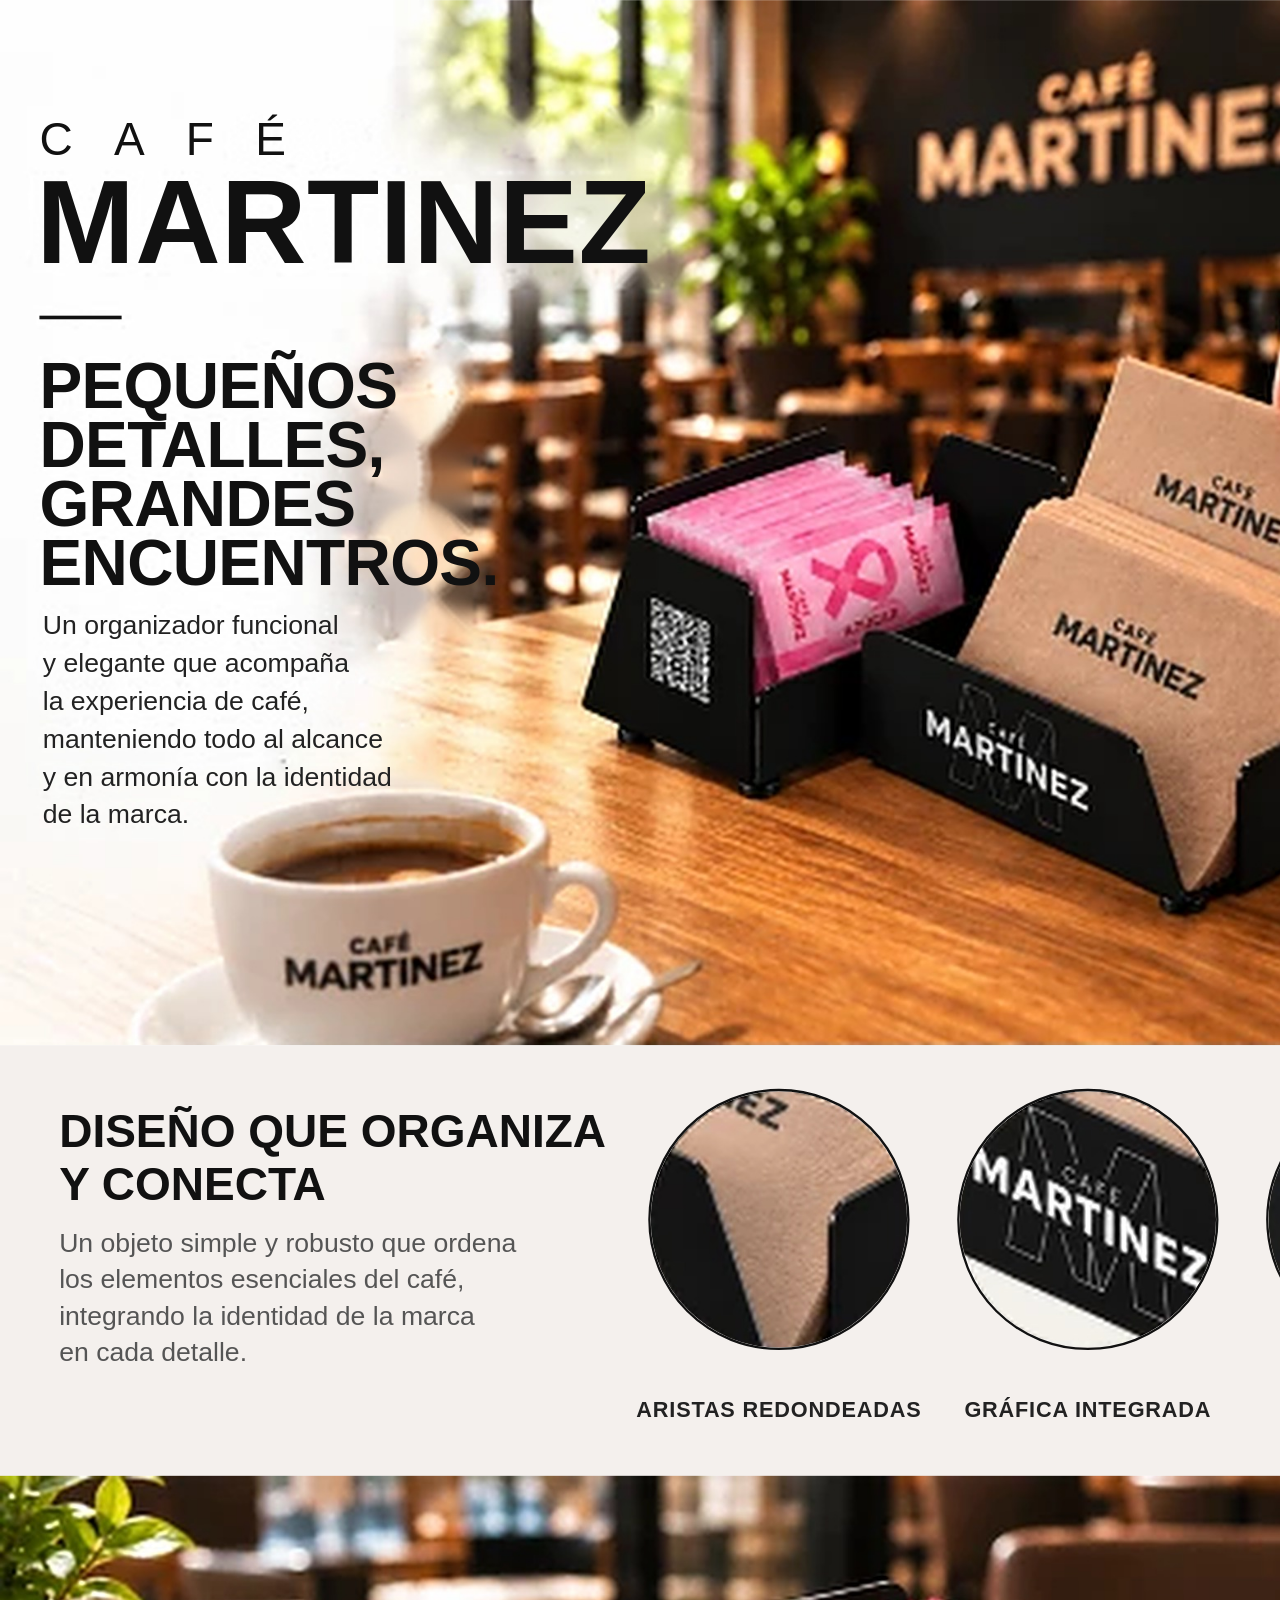
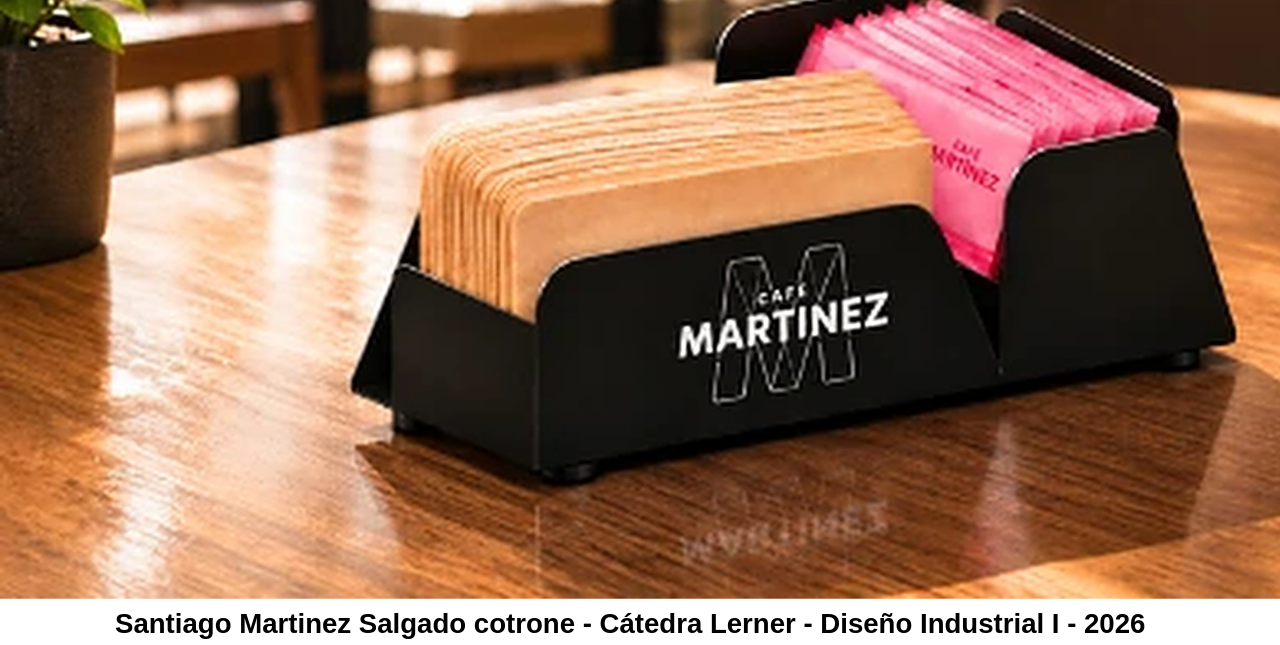
<file: panel-cafe-martinez/panel.html>
<!doctype html>
<html lang="es"><head><meta charset="utf-8">
<title>Café Martinez – Panel A2</title>
<style>
@page{size:420mm 594mm;margin:0}
*{margin:0;padding:0}
html,body{width:420mm;height:594mm;background:#fff;overflow:hidden}
svg{display:block;width:420mm;height:594mm}
text{font-family:'Inter',sans-serif}
</style></head><body>
<svg viewBox="0 0 483 683" xmlns="http://www.w3.org/2000/svg">
 <defs>
  <clipPath id="k1"><circle cx="237" cy="371" r="39"/></clipPath>
  <clipPath id="k2"><circle cx="331" cy="371" r="39"/></clipPath>
  <clipPath id="k3"><circle cx="425" cy="371" r="39"/></clipPath>
 </defs>
 <!-- HERO -->
 <image href="img/hero.jpg" x="0" y="0" width="483" height="318" preserveAspectRatio="none"/>
 <g fill="#111">
  <text x="12" y="47" font-size="14" font-weight="500" textLength="75" lengthAdjust="spacing">CAFÉ</text>
  <text x="11" y="80" font-size="36" font-weight="900" textLength="187" lengthAdjust="spacing">MARTINEZ</text>
  <rect x="12" y="96" width="25" height="1.1"/>
  <g font-size="19.5" font-weight="900" letter-spacing="-.2">
   <text x="12" y="124">PEQUEÑOS</text><text x="12" y="142">DETALLES,</text>
   <text x="12" y="160">GRANDES</text><text x="12" y="178">ENCUENTROS.</text>
  </g>
  <g font-size="8.1" font-weight="400" fill="#222">
   <text x="13" y="193">Un organizador funcional</text><text x="13" y="204.5">y elegante que acompaña</text>
   <text x="13" y="216">la experiencia de café,</text><text x="13" y="227.5">manteniendo todo al alcance</text>
   <text x="13" y="239">y en armonía con la identidad</text><text x="13" y="250.5">de la marca.</text>
  </g>
 </g>
 <!-- BANDA -->
 <rect x="0" y="318" width="483" height="131" fill="#f4f0ed"/>
 <g fill="#111">
  <g font-size="14" font-weight="900"><text x="18" y="349">DISEÑO QUE ORGANIZA</text><text x="18" y="365">Y CONECTA</text></g>
  <g font-size="8.1" fill="#555">
   <text x="18" y="381">Un objeto simple y robusto que ordena</text><text x="18" y="392">los elementos esenciales del café,</text>
   <text x="18" y="403">integrando la identidad de la marca</text><text x="18" y="414">en cada detalle.</text>
  </g>
  <g font-size="6.6" font-weight="600" letter-spacing=".25" text-anchor="middle" fill="#222">
   <text x="237" y="431">ARISTAS REDONDEADAS</text><text x="331" y="431">GRÁFICA INTEGRADA</text><text x="425" y="431">CÓDIGO QR</text>
  </g>
 </g>
 <image href="img/c1.jpg" x="198" y="332" width="78" height="78" clip-path="url(#k1)" preserveAspectRatio="none"/>
 <image href="img/c2.jpg" x="292" y="332" width="78" height="78" clip-path="url(#k2)" preserveAspectRatio="none"/>
 <image href="img/c3.jpg" x="386" y="332" width="78" height="78" clip-path="url(#k3)" preserveAspectRatio="none"/>
 <g fill="none" stroke="#111" stroke-width=".7"><circle cx="237" cy="371" r="39.4"/><circle cx="331" cy="371" r="39.4"/><circle cx="425" cy="371" r="39.4"/></g>
 <!-- ABAJO -->
 <image href="img/abajo.jpg" x="0" y="449" width="483" height="220" preserveAspectRatio="none"/>
 <!-- PIE -->
 <rect x="0" y="669" width="483" height="14" fill="#fff"/>
 <text x="35" y="679.5" font-size="8.4" font-weight="800" fill="#000">Santiago Martinez Salgado cotrone - Cátedra Lerner - Diseño Industrial I - 2026</text>
 <image href="img/up.png" x="466.5" y="668.8" width="16.5" height="14.2" preserveAspectRatio="none"/>
</svg>
</body></html>
</file>
<file: css/styles.css>
/* ============================================================
   AMAZON HUB LOCKER — Sistema visual (UI Kit)
   Mobile-first. Los tokens salen del UI Kit entregado.
   ============================================================ */
:root {
  /* Color */
  --orange: #FF9900;
  --orange-press: #E48A00;
  --orange-tint: #FFF4E0;
  --navy: #131A22;
  --navy-2: #1E2833;
  --white: #FFFFFF;
  --gray: #E5E7EB;
  --gray-50: #F6F7F9;
  --gray-300: #D1D5DB;
  --ink: #131A22;
  --ink-2: #4B5563;
  --ink-3: #6B7280;
  --link: #1D63C9;
  --success: #16A34A; --success-tint: #E6F6EA;
  --warning: #F59E0B; --warning-tint: #FEF3D8;
  --error: #EF4444;   --error-tint: #FDE8E8;
  --info: #3B82F6;    --info-tint: #E3EEFE;
  /* Tipografía */
  --font: "Amazon Ember", "Segoe UI", "Helvetica Neue", Roboto, system-ui, -apple-system, Arial, sans-serif;
  --fs-h1: 24px; --fs-h2: 20px; --fs-sub: 17px; --fs-body: 15px; --fs-sm: 13px; --fs-xs: 12px;
  /* Espaciado (escala de 4) */
  --s1: 4px; --s2: 8px; --s3: 12px; --s4: 16px; --s5: 20px; --s6: 24px; --s8: 32px;
  /* Radios */
  --r-sm: 10px; --r-md: 14px; --r-lg: 18px; --r-pill: 999px;
  /* Sombras */
  --sh-1: 0 1px 2px rgba(19,26,34,.06), 0 2px 8px rgba(19,26,34,.06);
  --sh-2: 0 8px 28px rgba(19,26,34,.18);
  --focus: 0 0 0 3px rgba(255,153,0,.55);
}

*, *::before, *::after { box-sizing: border-box; }
html, body { margin: 0; height: 100%; }
body {
  font-family: var(--font); font-size: var(--fs-body); color: var(--ink); line-height: 1.4;
  background: radial-gradient(1200px 700px at 30% 0%, #1b2634 0%, #0b1017 60%);
  -webkit-font-smoothing: antialiased; -webkit-tap-highlight-color: transparent;
}
button, input, select, textarea { font: inherit; color: inherit; }
button { cursor: pointer; border: 0; background: none; padding: 0; text-align: left; }
button:disabled { cursor: not-allowed; }
h1, h2, h3, p, ul, ol, dl, dd { margin: 0; }
ul, ol { padding: 0; list-style: none; }
img { display: block; max-width: 100%; }
:focus { outline: none; }
:focus-visible { box-shadow: var(--focus); border-radius: 8px; }
[hidden] { display: none !important; }
.sr { position: absolute; width: 1px; height: 1px; overflow: hidden; clip: rect(0 0 0 0); }
.ic { flex: none; display: block; }

/* ---------- Escenario / iPhone 17 (pantalla 402 x 874 pt) ---------- */
.stage { min-height: 100%; display: flex; align-items: center; justify-content: center; gap: 28px; padding: 12px; }
.phone { position: relative; width: 424px; height: 896px; flex: none; }
.device {
  position: relative; width: 100%; height: 100%; display: flex; flex-direction: column; background: #fff;
  border: 11px solid #17181b; border-radius: 64px; overflow: hidden;
  box-shadow: 0 0 0 2px #3a3d44, 0 0 0 5px #0d0e10, 0 40px 90px rgba(0,0,0,.6);
}
.side { position: absolute; background: linear-gradient(90deg, #2b2d33, #43464e, #2b2d33); border-radius: 3px; width: 4px; }
.sb-action { left: -4px; top: 128px; height: 34px; }
.sb-vol1 { left: -4px; top: 190px; height: 60px; } .sb-vol2 { left: -4px; top: 266px; height: 60px; }
.sb-power { right: -4px; top: 230px; height: 96px; }
.island { position: absolute; top: 11px; left: 50%; transform: translateX(-50%); width: 124px; height: 36px; border-radius: 20px; background: #000; z-index: 60; }
.statusbar { height: 58px; background: var(--navy); color: #fff; display: flex; align-items: center; justify-content: space-between; padding: 8px 34px 0 40px; font-size: 17px; font-weight: 700; flex: none; position: relative; z-index: 59; }
.sb-r { display: flex; gap: 6px; align-items: center; }
.home-ind { position: absolute; left: 50%; bottom: 8px; transform: translateX(-50%); width: 136px; height: 5px; border-radius: 3px; background: #fff; mix-blend-mode: difference; z-index: 70; pointer-events: none; }
.app { position: relative; flex: 1; min-height: 0; background: #fff; overflow: hidden; }
#screen { height: 100%; }
.screen { height: 100%; display: flex; flex-direction: column; background: #fff; }
.content { flex: 1; min-height: 0; overflow-y: auto; overscroll-behavior: contain; scrollbar-width: none; }
.content::-webkit-scrollbar { display: none; }
/* base de iOS: el home indicator ocupa el borde inferior */
.tabbar { padding-bottom: 30px !important; }
.footer-cta { padding-bottom: 32px !important; }
.sheet-b { padding-bottom: 40px !important; }
@media (max-width: 600px) {
  body { background: #fff; }
  .stage { padding: 0; display: block; }
  .phone { width: 100%; height: 100dvh; }
  .device { border: 0; border-radius: 0; box-shadow: none; }
  .island, .home-ind, .side { display: none; }
  .statusbar { display: none; }
  .tabbar { padding-bottom: calc(6px + env(safe-area-inset-bottom)) !important; }
  .footer-cta { padding-bottom: calc(16px + env(safe-area-inset-bottom)) !important; }
  .sheet-b { padding-bottom: calc(24px + env(safe-area-inset-bottom)) !important; }
}

/* Animaciones de pantalla */
@keyframes inR { from { opacity: 0; transform: translateX(28px); } to { opacity: 1; transform: none; } }
@keyframes inL { from { opacity: 0; transform: translateX(-28px); } to { opacity: 1; transform: none; } }
@keyframes inF { from { opacity: 0; } to { opacity: 1; } }
.enter-fwd { animation: inR .24s ease-out; }
.enter-back { animation: inL .24s ease-out; }
.enter-fade { animation: inF .2s ease-out; }
@media (prefers-reduced-motion: reduce) { * { animation-duration: .01ms !important; transition-duration: .01ms !important; } }

/* ---------- Header ---------- */
.hdr { background: var(--navy); color: #fff; flex: none; }
.hdr-row { display: flex; align-items: center; justify-content: space-between; height: 56px; padding: 0 var(--s2); }
.hdr-home { padding-bottom: var(--s3); }
.hdr-ext { padding-bottom: var(--s3); }
.hbtn { position: relative; width: 44px; height: 44px; display: grid; place-items: center; border-radius: 50%; color: #fff; flex: none; }
.hbtn:active { background: rgba(255,255,255,.12); }
.hbtn.ghost { pointer-events: none; }
.hbtn.dark { color: var(--ink); }
.hbtn.dark:active { background: var(--gray); }
.hbtn .ic.filled { fill: var(--orange); stroke: var(--orange); }
.hright { display: flex; min-width: 44px; justify-content: flex-end; }
.htitle { font-size: 17px; font-weight: 700; text-align: center; flex: 1; padding: 0 4px; white-space: nowrap; overflow: hidden; text-overflow: ellipsis; }
.hlogo { flex: 1; display: grid; place-items: center; color: #fff; }
.hlogo .logo { height: 30px; width: auto; }
.hlogo.big { place-items: center start; padding-left: var(--s3); flex: 1; }
.badge { position: absolute; top: 3px; right: 1px; min-width: 18px; height: 18px; padding: 0 4px; border-radius: 9px; background: var(--orange); color: var(--navy); font-size: 11px; font-weight: 800; display: grid; place-items: center; }
.dot { position: absolute; top: 9px; right: 10px; width: 10px; height: 10px; border-radius: 50%; background: var(--orange); border: 2px solid var(--navy); }
.searchbar { margin: 0 var(--s4); height: 46px; border-radius: var(--r-md); background: #fff; color: var(--ink-3); display: flex; align-items: center; gap: 10px; padding: 0 14px; width: calc(100% - 32px); text-align: left; }
.searchbar span { flex: 1; font-size: 15px; }
.searchbar input { flex: 1; min-width: 0; border: 0; background: none; font-size: 15px; color: var(--ink); height: 100%; }
.searchbar input::placeholder { color: var(--ink-3); }
.searchbar input::-webkit-search-cancel-button { display: none; }
.searchbar .x { color: var(--ink-2); display: grid; place-items: center; width: 28px; height: 28px; border-radius: 50%; }
.shipto { display: flex; align-items: center; gap: 6px; margin: 10px var(--s4) 0; color: #fff; font-size: 14px; }
.hdr-home > .searchbar.real { margin-top: 0; }
.lsearch { padding: 0 0 0; }

/* ---------- Tab bar ---------- */
.tabbar { flex: none; display: flex; background: #fff; border-top: 1px solid var(--gray); padding: 4px 4px calc(6px + env(safe-area-inset-bottom)); }
.tab { flex: 1; position: relative; display: flex; flex-direction: column; align-items: center; gap: 2px; padding: 8px 0 4px; color: #3b4452; font-size: 11.5px; }
.tab.on { color: var(--orange-press); font-weight: 700; }
.tab.on::before { content: ""; position: absolute; top: -5px; left: 18%; right: 18%; height: 3px; border-radius: 2px; background: var(--orange); }
.tab:active { background: var(--gray-50); border-radius: 10px; }

/* ---------- Footer CTA ---------- */
.footer-cta { flex: none; padding: var(--s3) var(--s4) calc(var(--s4) + env(safe-area-inset-bottom)); display: flex; flex-direction: column; gap: 10px; background: #fff; border-top: 1px solid var(--gray); }
.two { display: grid; grid-template-columns: 1fr 1.6fr; gap: 10px; margin-top: var(--s4); }

/* ---------- Botones ---------- */
.btn { position: relative; display: inline-flex; align-items: center; justify-content: center; gap: 8px; min-height: 52px; padding: 0 20px; border-radius: var(--r-md); font-weight: 700; font-size: 16px; text-align: center; transition: transform .08s, background .15s, box-shadow .15s; }
.btn-block { width: 100%; }
.btn:active:not(:disabled) { transform: scale(.985); }
.btn-label { display: inline-flex; align-items: center; gap: 8px; }
.btn-arrow { position: absolute; right: 16px; display: grid; }
.btn-primary { background: var(--orange); color: var(--navy); }
.btn-primary:hover:not(:disabled) { background: #ffa51f; }
.btn-primary:active:not(:disabled) { background: var(--orange-press); }
.btn-secondary { background: #fff; color: var(--ink); box-shadow: inset 0 0 0 2px var(--navy); }
.btn-secondary:active:not(:disabled) { background: var(--gray-50); }
.btn-tertiary { background: var(--gray); color: var(--ink); }
.btn-dark { background: var(--navy-2); color: #fff; }
.btn-dark:active:not(:disabled) { background: var(--navy); }
.btn:disabled { background: var(--gray); color: #9AA1AB; box-shadow: none; }
.btn-spin { position: absolute; width: 22px; height: 22px; border-radius: 50%; border: 3px solid rgba(19,26,34,.2); border-top-color: var(--navy); animation: spin .8s linear infinite; display: none; }
.btn-dark .btn-spin { border-color: rgba(255,255,255,.3); border-top-color: #fff; }
.btn.loading .btn-spin { display: block; }
.btn.loading .btn-label, .btn.loading .btn-arrow { opacity: 0; }
.btn.loading:disabled { background: var(--orange); }
.btn-secondary.loading:disabled { background: #fff; }
@keyframes spin { to { transform: rotate(360deg); } }
.link { color: var(--link); font-size: 14px; font-weight: 600; display: inline-flex; align-items: center; gap: 4px; padding: 6px 0; }
.link:active { opacity: .6; }
.link.spaced { display: flex; margin-top: var(--s3); }
.link.more { margin-top: var(--s2); }

/* ---------- Tipografía y utilidades ---------- */
.pad-x { padding: 0 var(--s4); }
.pad { padding: var(--s3) var(--s4); }
.sp { height: var(--s4); } .sp-lg { height: var(--s6); } .sp-b { margin-bottom: var(--s3); }
.muted { color: var(--ink-3); font-size: var(--fs-sm); }
.h1 { font-size: var(--fs-h1); font-weight: 800; letter-spacing: -.2px; margin: var(--s5) 0 var(--s4); }
.h1c { font-size: 26px; font-weight: 800; line-height: 1.15; text-align: center; letter-spacing: -.3px; margin: var(--s4) 0 var(--s2); }
.h2 { font-size: var(--fs-h2); font-weight: 700; }
.h2.soft { font-weight: 500; color: var(--ink-2); font-size: 18px; margin: var(--s3) 0; }
.lead { font-size: 16px; color: var(--ink-2); margin: var(--s2) 0 var(--s4); }
.center { text-align: center; } .center .lead, .center .h1c { text-align: center; }
.left, .center .left { text-align: left !important; }
.sec-h { display: flex; align-items: center; justify-content: space-between; margin: var(--s5) 0 var(--s3); }
.sec-h h2 { font-size: var(--fs-h2); font-weight: 800; }
.sub-h { font-size: var(--fs-sub); font-weight: 700; margin: var(--s5) 0 var(--s2); }
.sub-h.first { margin-top: var(--s2); }
.price { font-weight: 800; font-size: 17px; }
.free { color: var(--success); font-size: var(--fs-sm); font-weight: 600; }
.free.big { font-size: 15px; margin: 2px 0 6px; }

/* ---------- Campos ---------- */
.field { display: flex; flex-direction: column; gap: 6px; margin: 0 0 var(--s4); text-align: left; }
.field > span { font-size: 14px; font-weight: 700; }
.field input, .field textarea { width: 100%; border: 2px solid var(--gray-300); border-radius: var(--r-md); padding: 13px 14px; background: #fff; font-size: 16px; }
.field input:focus, .field textarea:focus { border-color: var(--orange); box-shadow: var(--focus); }
.field-err { color: #C42B2B; font-size: 14px; font-weight: 600; margin: -6px 0 var(--s3); display: flex; gap: 6px; }
.field-err::before { content: "!"; flex: none; width: 18px; height: 18px; border-radius: 50%; background: var(--error); color: #fff; display: grid; place-items: center; font-size: 12px; font-weight: 800; margin-top: 1px; }
/* ---------- Acceso ---------- */
.screen.welcome { background: var(--navy); color: #fff; position: relative; overflow: hidden; }
.screen.welcome .content { overflow: hidden; }
.w-bg { position: absolute; inset: 0; pointer-events: none; }
.w-bg img { position: absolute; right: -22%; top: 4%; width: 112%; opacity: .92; -webkit-mask-image: radial-gradient(ellipse 62% 52% at 62% 40%, #000 35%, transparent 78%); mask-image: radial-gradient(ellipse 62% 52% at 62% 40%, #000 35%, transparent 78%); }
.w-bg::after { content: ""; position: absolute; inset: 0; background: linear-gradient(90deg, rgba(19,26,34,.85) 0%, rgba(19,26,34,0) 55%); }
.w-in { position: relative; height: 100%; display: flex; flex-direction: column; padding: 18px var(--s6) 0; }
.w-logo { color: #fff; } .w-logo .logo { height: 40px; width: auto; }
.w-copy { margin-top: auto; padding-bottom: var(--s6); }
.w-tag { color: var(--orange); font-weight: 700; font-size: 14px; letter-spacing: .02em; }
.w-copy h1 { font-size: 40px; line-height: 1.05; letter-spacing: -.8px; margin: var(--s2) 0 var(--s3); font-weight: 800; }
.w-copy em { font-style: normal; color: var(--orange); }
.w-copy p { color: #d3dae3; font-size: 16px; max-width: 290px; }
.w-act { display: flex; flex-direction: column; gap: 10px; padding-bottom: 40px; }
.btn-secondary.on-dark { background: transparent; color: #fff; box-shadow: inset 0 0 0 2px rgba(255,255,255,.75); }
.w-fine { text-align: center; color: #8EA0B4; font-size: 12.5px; margin-top: 4px; letter-spacing: .06em; text-transform: uppercase; }
.screen.welcome .footer-cta { display: none; }
.auth .h1 { margin-top: var(--s6); }
.auth .lead { margin-top: calc(-1 * var(--s2)); }
.field { display: block; margin: 0 0 var(--s4); text-align: left; }
.field > span { display: block; margin-bottom: 6px; }
.field > label { display: block; font-size: 14px; font-weight: 700; margin-bottom: 6px; }
.inwrap { position: relative; }
.inwrap input, .field textarea { width: 100%; border: 2px solid var(--gray-300); border-radius: var(--r-md); padding: 14px 14px; background: #fff; font-size: 16px; min-height: 54px; transition: border-color .15s; }
.inwrap input[type="password"] { padding-right: 52px; }
.inwrap input:focus, .field textarea:focus { border-color: var(--orange); box-shadow: var(--focus); }
.field.err .inwrap input { border-color: var(--error); background: #FFF8F8; }
.eye { position: absolute; right: 4px; top: 4px; width: 46px; height: 46px; display: grid; place-items: center; color: var(--ink-2); border-radius: 12px; }
.fhint { color: var(--ink-3); font-size: 13px; margin-top: 6px; }
.ferr { color: #C42B2B; font-size: 13.5px; font-weight: 600; margin-top: 6px; display: flex; gap: 6px; align-items: flex-start; }
.ferr::before { content: "!"; flex: none; width: 17px; height: 17px; border-radius: 50%; background: var(--error); color: #fff; display: grid; place-items: center; font-size: 11.5px; font-weight: 800; margin-top: 1px; }
.ferr.form { background: var(--error-tint); border-radius: var(--r-md); padding: 12px 14px; margin: var(--s2) 0 var(--s3); }
.or { display: flex; align-items: center; gap: var(--s3); color: var(--ink-3); margin: var(--s4) 0; font-size: 14px; } .or::before, .or::after { content: ""; flex: 1; height: 1px; background: var(--gray); }
.link.demo { display: flex; justify-content: center; width: 100%; margin-top: var(--s4); color: var(--ink-3); font-weight: 600; font-size: 13px; text-decoration: underline; }
.switch { text-align: center; margin-top: var(--s5); color: var(--ink-2); }
.link.inline { display: inline; padding: 0; }
.cb { display: flex; gap: 12px; align-items: flex-start; text-align: left; color: var(--ink-2); font-size: 14px; }
.cb i { flex: none; width: 26px; height: 26px; border-radius: 8px; border: 2px solid var(--gray-300); display: grid; place-items: center; color: transparent; transition: background .15s; }
.cb[aria-checked="true"] i { background: var(--orange); border-color: var(--orange); color: var(--navy); }
.cb span { padding-top: 2px; } .cb u { color: var(--link); text-underline-offset: 2px; }
.field.check { margin-top: var(--s2); }
.screen.authscr .btn { margin-top: 0; }

/* ---------- Chips / segmentado ---------- */
.chips { display: flex; gap: var(--s2); padding: 0 var(--s4); }
.chips.wrap { flex-wrap: wrap; padding: 0; }
.chips.scroll { overflow-x: auto; scrollbar-width: none; padding-bottom: 2px; }
.chips.scroll::-webkit-scrollbar { display: none; }
.chip { flex: none; display: inline-flex; align-items: center; gap: 6px; height: 40px; padding: 0 16px; border-radius: var(--r-pill); background: var(--gray); color: var(--ink); font-size: 14px; font-weight: 600; transition: background .15s, color .15s; }
.chip .ic { color: var(--orange-press); }
.chip.on { background: var(--navy); color: #fff; }
.chip.on .ic { color: var(--orange); }
.chip:active { transform: scale(.97); }
.sm { margin-top: var(--s2); } .chips.sm .chip { height: 36px; background: #fff; box-shadow: inset 0 0 0 1px var(--gray-300); }
.chips.sm .chip.on { background: var(--navy); box-shadow: none; }
.ls-top { padding: var(--s3) 0 var(--s2); }
.seg { display: flex; margin: var(--s3) var(--s4) var(--s2); background: var(--gray); border-radius: var(--r-md); padding: 3px; }
.seg button { flex: 1; display: flex; align-items: center; justify-content: center; gap: 6px; height: 38px; border-radius: 11px; font-weight: 700; font-size: 14px; color: var(--ink-2); }
.seg button.on { background: #fff; color: var(--ink); box-shadow: var(--sh-1); }

/* ---------- Tarjetas / listas ---------- */
.list-card { background: #fff; border: 1px solid var(--gray); border-radius: var(--r-lg); box-shadow: var(--sh-1); overflow: hidden; }
.list-card.pad { padding: 0 var(--s4); } .list-card.spaced { margin-top: var(--s5); }
.lrow { width: 100%; display: flex; align-items: center; gap: var(--s3); padding: 14px var(--s4); border-bottom: 1px solid var(--gray); background: #fff; }
.list-card .lrow:last-child { border-bottom: 0; }
.lrow:active { background: var(--gray-50); }
.lrow.bordered { border: 1px solid var(--gray); border-radius: var(--r-md); margin: var(--s3) 0 var(--s2); }
.lr-ic { width: 40px; height: 40px; border-radius: 12px; background: var(--orange-tint); color: #B86E00; display: grid; place-items: center; flex: none; }
.lr-b { flex: 1; min-width: 0; display: flex; flex-direction: column; }
.lr-b strong { font-size: 15px; } .lr-b span { color: var(--ink-3); font-size: var(--fs-sm); }
.lchev { color: var(--ink-3); margin-left: auto; }
.row-sw { display: flex; align-items: center; justify-content: space-between; gap: var(--s3); padding: 14px 0; border-bottom: 1px solid var(--gray); }
.list-card .row-sw:last-child { border-bottom: 0; }
.row-sw div { display: flex; flex-direction: column; } .row-sw span { color: var(--ink-3); font-size: var(--fs-sm); }
.sw { flex: none; width: 52px; height: 32px; border-radius: 16px; background: var(--gray-300); position: relative; transition: background .2s; }
.sw i { position: absolute; top: 3px; left: 3px; width: 26px; height: 26px; border-radius: 50%; background: #fff; box-shadow: 0 1px 3px rgba(0,0,0,.3); transition: transform .2s; }
.sw.on { background: var(--success); } .sw.on i { transform: translateX(20px); }

.lstack { display: flex; flex-direction: column; gap: var(--s3); }
.lcard { width: 100%; display: flex; align-items: center; gap: var(--s3); padding: var(--s3); background: #fff; border: 1px solid var(--gray); border-radius: var(--r-lg); box-shadow: var(--sh-1); text-align: left; transition: border-color .15s, transform .08s; position: relative; }
.lcard:active { transform: scale(.99); border-color: var(--orange); }
.lcard.sel { border: 2px solid var(--orange); }
.lcard.flat { box-shadow: none; background: var(--gray-50); margin: var(--s3) 0 var(--s2); cursor: default; }
button.lcard.flat { cursor: pointer; margin: 0; }
.lcard.muted { opacity: .78; }
.lbody { flex: 1; min-width: 0; display: flex; flex-direction: column; gap: 1px; }
.lbody strong { font-size: 15px; line-height: 1.25; }
.lsub { font-size: var(--fs-sm); color: var(--ink-2); }
.lfav { position: absolute; top: 10px; right: 38px; color: var(--orange); } .lfav svg { fill: var(--orange); }
.lthumb { width: 72px; height: 72px; border-radius: var(--r-md); overflow: hidden; flex: none; background: var(--orange-tint); }
.lthumb img { width: 100%; height: 100%; object-fit: cover; }
.lthumb.icon { display: grid; place-items: center; color: #B86E00; }
.lstat { display: inline-flex; align-items: center; gap: 6px; font-size: var(--fs-sm); font-weight: 700; margin-top: 3px; }
.lstat i { width: 8px; height: 8px; border-radius: 50%; background: currentColor; }
.lstat.ok { color: #14803A; } .lstat.warn { color: #B26A00; } .lstat.err { color: #C42B2B; }
.maplink { display: flex; align-items: center; gap: 8px; justify-content: center; width: 100%; color: var(--link); font-weight: 700; padding: var(--s5) 0 var(--s6); }
.rescount { margin: 0 0 var(--s3); }
.skel-row { height: 96px; border-radius: var(--r-lg); margin-bottom: var(--s3); background: linear-gradient(90deg, #eef0f3 25%, #f7f8fa 37%, #eef0f3 63%); background-size: 400% 100%; animation: shimmer 1.2s infinite; }
@keyframes shimmer { from { background-position: 100% 0; } to { background-position: 0 0; } }

/* ---------- Callouts / pills ---------- */
.callout { display: flex; align-items: center; gap: var(--s3); border-radius: var(--r-md); padding: var(--s3) var(--s4); margin: var(--s3) 0; text-align: left; }
.co-ic { width: 40px; height: 40px; border-radius: 50%; display: grid; place-items: center; color: #fff; flex: none; }
.co-tx { display: flex; flex-direction: column; font-size: 14px; } .co-tx strong { font-size: 15px; } .co-tx span { color: var(--ink-2); }
.callout.ok { background: var(--success-tint); } .callout.ok .co-ic { background: var(--success); }
.callout.info { background: var(--info-tint); } .callout.info .co-ic { background: var(--info); }
.callout.warn { background: var(--warning-tint); } .callout.warn .co-ic { background: var(--warning); }
.callout.err { background: var(--error-tint); } .callout.err .co-ic { background: var(--error); }
.pill { display: inline-flex; align-self: flex-start; padding: 3px 10px; border-radius: var(--r-pill); font-size: 12px; font-weight: 700; margin-top: 4px; }
.pill.ok { background: var(--success-tint); color: #14803A; } .pill.info { background: var(--info-tint); color: #1D55B8; }
.pill.warn { background: var(--warning-tint); color: #8E5700; } .pill.err { background: var(--error-tint); color: #B42323; }

/* ---------- Estados vacíos ---------- */
.empty { text-align: center; padding: var(--s8) var(--s6); display: flex; flex-direction: column; align-items: center; gap: var(--s2); }
.empty-ic { width: 84px; height: 84px; border-radius: 50%; background: var(--orange-tint); color: #B86E00; display: grid; place-items: center; margin-bottom: var(--s2); }
.empty h2 { font-size: 20px; font-weight: 800; } .empty p { color: var(--ink-2); max-width: 280px; margin-bottom: var(--s3); }

/* ---------- Home ---------- */
.hub-banner { width: 100%; margin-top: var(--s4); display: flex; align-items: center; gap: var(--s3); padding: var(--s3) var(--s4); border: 2px solid var(--orange); border-radius: var(--r-lg); background: #fff; box-shadow: var(--sh-1); }
.hb-ic { width: 52px; height: 52px; border-radius: 14px; background: var(--orange-tint); color: #B86E00; display: grid; place-items: center; flex: none; }
.hb-tx { flex: 1; display: flex; flex-direction: column; } .hb-tx strong { font-size: 17px; } .hb-tx span { color: var(--ink-2); font-size: 14px; }
.hub-banner.ready { background: var(--navy); border-color: var(--navy); color: #fff; margin-top: var(--s4); }
.hub-banner.ready .hb-ic { background: var(--orange); color: var(--navy); } .hub-banner.ready .hb-tx span { color: #cfd5dd; }
.ocard { width: 100%; display: flex; align-items: center; gap: var(--s3); padding: var(--s3); border: 1px solid var(--gray); border-radius: var(--r-lg); background: #fff; box-shadow: var(--sh-1); margin-bottom: var(--s3); }
.ocard.hl { border: 2px solid var(--orange); }
.ob { flex: 1; min-width: 0; display: flex; flex-direction: column; gap: 1px; } .ob strong { font-size: 15px; } .ob span { color: var(--ink-2); font-size: var(--fs-sm); }
.hscroll { display: flex; gap: var(--s3); overflow-x: auto; padding: 0 var(--s4) var(--s2); scrollbar-width: none; }
.hscroll::-webkit-scrollbar { display: none; }
.pcard { flex: none; width: 150px; display: flex; flex-direction: column; gap: 3px; }
.pcard strong { font-size: 14px; font-weight: 600; line-height: 1.25; }
.pcard .price { font-size: 16px; }
.art { display: block; width: 100%; aspect-ratio: 1; border-radius: var(--r-md); overflow: hidden; flex: none; }
.art svg { width: 100%; height: 100%; display: block; }
.pcard .art { margin-bottom: 4px; }
.ocard .art, .oc-top .art, .crow .art, .rv-item .art, .track-prod .art, .prow .art { border-radius: 12px; }

/* ---------- Buscar / producto ---------- */
.cats { display: grid; grid-template-columns: 1fr 1fr; gap: var(--s3); }
.cat { display: flex; align-items: center; gap: var(--s3); padding: var(--s4); border-radius: var(--r-lg); background: var(--gray-50); border: 1px solid var(--gray); font-weight: 700; }
.cat span { color: #B86E00; }
.plist { padding: 0 var(--s4); display: flex; flex-direction: column; gap: var(--s4); }
.prow { display: flex; gap: var(--s3); width: 100%; padding-bottom: var(--s4); border-bottom: 1px solid var(--gray); }
.prow .art { width: 92px; flex: none; }
.pr-b { display: flex; flex-direction: column; gap: 2px; min-width: 0; } .pr-b strong { font-size: 15px; font-weight: 600; line-height: 1.25; }
.pr-r { display: flex; align-items: center; gap: 6px; } .pr-r em { font-style: normal; color: var(--ink-3); font-size: 13px; }
.stars { display: inline-flex; gap: 1px; } .star { fill: #D1D5DB; } .star.full { fill: var(--orange); } .star.half { fill: #F5C26B; }
.pdp-art { padding: var(--s4); background: var(--gray-50); } .pdp-art .art { max-width: 280px; margin: 0 auto; border-radius: var(--r-lg); }
.pdp-t { font-size: 22px; font-weight: 800; line-height: 1.2; margin: 4px 0 8px; }
.pdp-price { font-size: 30px; font-weight: 800; margin-top: var(--s3); }
.bul { list-style: disc; padding-left: 20px; display: flex; flex-direction: column; gap: 6px; color: var(--ink-2); }

/* ---------- Carrito / checkout ---------- */
.crow { display: flex; gap: var(--s3); padding: var(--s3) 0; border-bottom: 1px solid var(--gray); }
.crow .art { width: 76px; } .cr-b { flex: 1; display: flex; flex-direction: column; gap: 2px; min-width: 0; } .cr-b strong { font-size: 15px; font-weight: 600; }
.stepper { display: flex; align-items: center; gap: 4px; margin-top: var(--s2); }
.stepper button:not(.trash) { width: 36px; height: 36px; border-radius: 10px; background: var(--gray); display: grid; place-items: center; }
.stepper button:disabled { opacity: .4; }
.stepper output { min-width: 32px; text-align: center; font-weight: 800; }
.stepper .trash { margin-left: auto; width: 40px; height: 40px; display: grid; place-items: center; color: var(--ink-3); border-radius: 10px; }
.stepper .trash:active { background: var(--error-tint); color: var(--error); }
.sum { display: flex; justify-content: space-between; align-items: baseline; padding: var(--s4) 0; font-size: 18px; } .sum strong { font-size: 22px; font-weight: 800; }
.opts { display: flex; flex-direction: column; gap: var(--s3); } .opts.tight { margin-top: 0; }
.opt { width: 100%; display: flex; align-items: center; gap: var(--s3); padding: var(--s4); border: 2px solid var(--gray); border-radius: var(--r-lg); background: #fff; text-align: left; transition: border-color .15s, background .15s; }
.opt.sel { border-color: var(--orange); background: #FFFBF3; }
.opt.dis { opacity: .55; }
.opt-ic { color: var(--ink); width: 44px; height: 44px; display: grid; place-items: center; flex: none; }
.opt.sel .opt-ic { color: #B86E00; }
.opt-b { flex: 1; display: flex; flex-direction: column; } .opt-b strong { font-size: 16px; } .opt-b span { color: var(--ink-2); font-size: 14px; }
.opt-s { margin-top: 4px; color: var(--success) !important; font-size: 13px !important; font-weight: 600; }
.radio { width: 26px; height: 26px; border-radius: 50%; border: 2px solid var(--gray-300); display: grid; place-items: center; flex: none; }
.radio i { width: 14px; height: 14px; border-radius: 50%; background: var(--orange); transform: scale(0); transition: transform .15s; }
.opt.sel .radio { border-color: var(--orange); } .opt.sel .radio i { transform: scale(1); }
.rv-item { display: flex; gap: var(--s3); padding: var(--s2) 0; align-items: center; } .rv-item .art { width: 64px; } .rv-item div { display: flex; flex-direction: column; }
.rv-h { display: flex; justify-content: space-between; align-items: center; margin-top: var(--s5); border-top: 1px solid var(--gray); padding-top: var(--s4); } .rv-h h3 { font-size: 16px; }
.rv-ship { display: flex; gap: var(--s3); align-items: center; margin-top: var(--s2); } .rv-ship div { display: flex; flex-direction: column; }
.rv-pay { display: flex; gap: 8px; align-items: center; font-weight: 600; margin-top: var(--s2); }
.box-img { width: 150px; margin: var(--s4) auto 0; border-radius: 22px; } .box-img.lg { width: 190px; }
.check-big { width: 112px; height: 112px; border-radius: 50%; background: var(--success-tint); display: grid; place-items: center; margin: var(--s6) auto var(--s2); }
.check-big span { width: 76px; height: 76px; border-radius: 50%; background: var(--success); color: #fff; display: grid; place-items: center; }
.check-big.dark span { background: var(--navy); } .check-big.dark { background: var(--gray); }
.check-big.pop span { animation: pop .45s cubic-bezier(.2,1.6,.4,1); }
@keyframes pop { from { transform: scale(.2); } to { transform: scale(1); } }
.done .lcard { text-align: left; }

/* ---------- Pedidos ---------- */
.tabs { display: flex; border-bottom: 1px solid var(--gray); padding: 0 var(--s2); position: sticky; top: 0; background: #fff; z-index: 2; }
.tabs button { flex: 1; text-align: center; padding: 12px 4px; font-weight: 600; color: var(--ink-3); border-bottom: 3px solid transparent; font-size: 14px; }
.tabs button.on { color: var(--ink); border-color: var(--orange); font-weight: 800; }
.tabs em { font-style: normal; background: var(--orange); color: var(--navy); border-radius: 9px; padding: 1px 7px; font-size: 12px; margin-left: 4px; }
.ocard2 { margin-top: var(--s4); border: 1px solid var(--gray); border-radius: var(--r-lg); box-shadow: var(--sh-1); overflow: hidden; }
.oc-top { display: flex; gap: var(--s3); align-items: center; width: 100%; padding: var(--s3); } .oc-top .art { width: 64px; }
.oc-top .ob { gap: 2px; }
.oc-rows { border-top: 1px solid var(--gray); }
.oc-row { width: 100%; display: flex; align-items: center; gap: var(--s3); padding: 13px var(--s4); font-size: 14px; font-weight: 600; border-bottom: 1px solid var(--gray); background: var(--gray-50); } .oc-row:last-child { border-bottom: 0; }
.oc-row .ic:first-child { color: var(--ink-2); } .oc-row .lchev { margin-left: auto; }
.oc-row:active { background: var(--gray); }
.track-prod { display: flex; gap: var(--s3); align-items: center; margin: var(--s4) 0; } .track-prod .art { width: 56px; } .track-prod div { display: flex; flex-direction: column; }
.hero-card { border-radius: var(--r-lg); padding: var(--s5); text-align: center; display: flex; flex-direction: column; align-items: center; gap: var(--s2); }
.hero-card h2 { font-size: 22px; font-weight: 800; line-height: 1.2; } .hero-card p { color: var(--ink-2); }
.hero-card .btn { margin-top: var(--s3); background-color: #fff; } .hero-card .btn-primary { background: var(--orange); }
.hero-card.ok { background: var(--success-tint); } .hero-card.info { background: var(--info-tint); } .hero-card.err { background: var(--error-tint); }
.hc-ic { width: 64px; height: 64px; border-radius: 50%; display: grid; place-items: center; background: #fff; }
.hero-card.ok .hc-ic { color: var(--success); } .hero-card.info .hc-ic { color: var(--info); } .hero-card.err .hc-ic { color: var(--error); }
.hc-ic.big { width: 88px; height: 88px; }
.hc-img { width: 100%; height: 150px; object-fit: cover; border-radius: var(--r-md); margin-bottom: 4px; }
.hc-box { width: 120px; border-radius: 18px; }
.hc-note { display: flex; align-items: center; gap: 6px; font-weight: 700; color: var(--ink) !important; margin-top: var(--s2); font-size: 14px; }
.prog { display: flex; align-items: center; width: 80%; margin: var(--s2) 0; }
.prog i { width: 14px; height: 14px; border-radius: 50%; background: #fff; border: 3px solid #A9C4F5; flex: none; } .prog i.on { background: var(--info); border-color: var(--info); }
.prog b { flex: 1; height: 4px; background: #A9C4F5; } .prog b.on { background: var(--info); }
.tl { margin-top: var(--s2); }
.tl li { position: relative; display: flex; gap: var(--s3); padding-bottom: var(--s5); }
.tl li::before { content: ""; position: absolute; left: 11px; top: 26px; bottom: 2px; width: 2px; background: var(--gray-300); }
.tl li:last-child::before { display: none; } .tl li.done::before { background: var(--success); }
.tl-dot { width: 24px; height: 24px; border-radius: 50%; border: 2px solid var(--gray-300); background: #fff; display: grid; place-items: center; flex: none; color: #fff; }
.tl li.done .tl-dot { background: var(--success); border-color: var(--success); }
.tl li.now .tl-dot { background: var(--navy); border-color: var(--navy); box-shadow: 0 0 0 5px rgba(19,26,34,.12); }
.tl li div { display: flex; flex-direction: column; } .tl li:not(.done) strong { color: var(--ink-3); font-weight: 600; } .tl li div span { color: var(--ink-3); font-size: 13px; }
.nlist { display: flex; flex-direction: column; gap: var(--s2); }
.nitem { width: 100%; display: flex; gap: var(--s3); padding: var(--s3) var(--s4); border-radius: var(--r-md); background: var(--gray-50); position: relative; align-items: flex-start; }
.nitem.unread { background: #fff; box-shadow: inset 0 0 0 2px var(--orange); }
.ni-ic { width: 40px; height: 40px; border-radius: 50%; display: grid; place-items: center; color: #fff; background: var(--info); flex: none; }
.nitem.confirmed .ni-ic { background: var(--success); } .nitem.ready .ni-ic { background: var(--warning); } .nitem.error .ni-ic { background: var(--error); }
.ni-b { flex: 1; display: flex; flex-direction: column; font-size: 14px; } .ni-b span { color: var(--ink-2); } .nitem em { font-style: normal; color: var(--ink-3); font-size: 12px; flex: none; }
.bell-big { width: 112px; height: 112px; margin: var(--s6) auto var(--s2); border-radius: 50%; background: var(--orange-tint); color: #B86E00; display: grid; place-items: center; }

/* ---------- Locker: detalle ---------- */
.hero-img img { width: 100%; height: 210px; object-fit: cover; }
.ld-t { font-size: 22px; font-weight: 800; margin-top: var(--s4); }
.meta { margin: var(--s3) 0 var(--s2); display: flex; flex-direction: column; gap: 6px; color: var(--ink-2); } .meta li { display: flex; gap: 8px; align-items: center; font-size: 14px; } .meta .ic { color: var(--ink); }
.moreinfo { background: var(--gray-50); border-radius: var(--r-md); padding: var(--s3) var(--s4); display: flex; flex-direction: column; gap: var(--s2); font-size: 14px; color: var(--ink-2); margin-top: var(--s2); }
.moreinfo strong { color: var(--ink); }

/* ---------- Mapa ---------- */
.map { position: relative; height: 460px; overflow: hidden; background: #edeff2; }
.map.static { height: 300px; margin: var(--s4) 0 0; }
.map-bg { position: absolute; inset: 0; width: 100%; height: 100%; }
.me { position: absolute; width: 18px; height: 18px; transform: translate(-50%, -50%); }
.me i { display: block; width: 18px; height: 18px; border-radius: 50%; background: var(--info); border: 3px solid #fff; box-shadow: 0 0 0 28px rgba(59,130,246,.16), 0 1px 4px rgba(0,0,0,.4); }
.pin { position: absolute; transform: translate(-50%, -100%); width: 38px; height: 48px; transition: transform .15s; }
.pin svg { fill: var(--orange); filter: drop-shadow(0 2px 3px rgba(0,0,0,.35)); display: block; }
.pin span { position: absolute; top: 9px; left: 0; right: 0; display: grid; place-items: center; color: #fff; }
.pin.full svg { fill: #9AA1AB; }
.pin.on { transform: translate(-50%, -100%) scale(1.25); z-index: 3; } .pin.on svg { fill: var(--navy); } .pin.on span { color: var(--orange); }
.map-legend { position: absolute; top: 10px; left: 10px; background: rgba(255,255,255,.94); padding: 6px 10px; border-radius: var(--r-pill); font-size: 12px; font-weight: 600; box-shadow: var(--sh-1); }
.map-sheet { position: absolute; left: 10px; right: 10px; bottom: 10px; z-index: 4; animation: inF .2s; }

/* ---------- Retiro ---------- */
.qr-card { background: #fff; border-radius: 24px; padding: var(--s5); box-shadow: var(--sh-2); border: 1px solid var(--gray); margin: var(--s5) 0 var(--s4); display: flex; flex-direction: column; align-items: center; gap: var(--s3); }
.qr-code { text-align: center; } .qr-code span { display: block; color: var(--ink-3); font-size: 13px; } .qr-code strong { font-size: 34px; letter-spacing: 5px; font-weight: 800; }
.qr-card .link { margin-top: -4px; }
.viewfinder { position: relative; width: 100%; max-width: 300px; aspect-ratio: 1; margin: var(--s4) auto; border-radius: 26px; background: #1B232E; overflow: hidden; display: block; }
.vf-cam { position: absolute; inset: 0; background: radial-gradient(circle at 50% 40%, #35465a, #141b24 70%); display: grid; place-items: center; }
.vf-screen { width: 62%; background: #1E5BD8; color: #fff; border-radius: 10px; padding: 10px; display: flex; flex-direction: column; align-items: center; gap: 8px; transform: rotate(-2deg); box-shadow: 0 0 30px rgba(30,91,216,.6); }
.vf-screen b { font-size: 11px; text-align: center; line-height: 1.2; } .vf-screen svg { background: #fff; padding: 4px; border-radius: 6px; }
.viewfinder .c { position: absolute; width: 44px; height: 44px; border: 0 solid #fff; }
.c.tl { top: 22px; left: 22px; border-top-width: 5px; border-left-width: 5px; border-top-left-radius: 14px; } .c.tr { top: 22px; right: 22px; border-top-width: 5px; border-right-width: 5px; border-top-right-radius: 14px; }
.c.bl { bottom: 22px; left: 22px; border-bottom-width: 5px; border-left-width: 5px; border-bottom-left-radius: 14px; } .c.br { bottom: 22px; right: 22px; border-bottom-width: 5px; border-right-width: 5px; border-bottom-right-radius: 14px; }
.viewfinder .line { position: absolute; left: 22px; right: 22px; height: 3px; background: var(--orange); box-shadow: 0 0 14px 2px rgba(255,153,0,.8); animation: scanline 2s ease-in-out infinite alternate; }
@keyframes scanline { from { top: 24%; } to { top: 74%; } }
.viewfinder.hit .c { border-color: var(--success); } .viewfinder.hit .line { background: var(--success); animation: none; top: 50%; }
.proto-hint { margin-top: var(--s4); font-size: 12px; color: var(--ink-3); background: var(--gray-50); border-radius: var(--r-pill); display: inline-block; padding: 4px 12px; }
.screen.scan .lead { margin-bottom: var(--s2); }
.codewrap { position: relative; display: block; margin: var(--s5) auto var(--s4); width: max-content; max-width: 100%; }
.codein { position: absolute; inset: 0; width: 100%; height: 100%; opacity: 0; font-size: 16px; border: 0; background: none; z-index: 2; }
.cboxes { display: flex; gap: 8px; }
.cbox { width: 48px; height: 60px; border: 2px solid var(--gray-300); border-radius: var(--r-md); display: grid; place-items: center; font-size: 28px; font-weight: 800; background: #fff; }
.cbox.fill { border-color: var(--navy); } .cbox.cur { border-color: var(--orange); box-shadow: var(--focus); } .cbox.bad { border-color: var(--error); }
.vcenter { padding-top: var(--s6); }
.spinner { width: 76px; height: 76px; border-radius: 50%; border: 7px solid var(--gray); border-top-color: var(--orange); animation: spin .9s linear infinite; margin: var(--s8) auto var(--s4); }
.err-big { width: 112px; height: 112px; border-radius: 50%; background: var(--error-tint); display: grid; place-items: center; margin: var(--s6) auto var(--s2); }
.err-big span { width: 72px; height: 72px; border-radius: 50%; background: var(--error); color: #fff; font-size: 44px; font-weight: 800; display: grid; place-items: center; }
.locker-open { position: relative; height: 230px; border-radius: var(--r-lg); background: linear-gradient(#222d3a, #131a22); margin: var(--s5) 0 var(--s2); overflow: hidden; perspective: 600px; display: grid; place-items: center; }
.lo-in { background: #0b1017; border-radius: 12px; width: 70%; height: 74%; display: grid; place-items: center; box-shadow: inset 0 0 24px #000; }
.lo-in img { width: 120px; border-radius: 14px; animation: inF .8s .5s both; }
.lo-door { position: absolute; left: 15%; top: 13%; width: 35%; height: 74%; background: linear-gradient(90deg, #2c3948, #1d2733); border-radius: 12px 0 0 12px; transform-origin: left center; animation: dooropen 1s .1s ease-out both; z-index: 2; border: 1px solid #3a4a5c; }
@keyframes dooropen { from { transform: rotateY(0); } to { transform: rotateY(-78deg); } }
.lo-tag { position: absolute; top: 12px; right: 12px; background: var(--orange); color: var(--navy); font-weight: 800; border-radius: 8px; padding: 2px 10px; font-size: 14px; }
.survey-card { display: flex; align-items: center; gap: var(--s3); text-align: left; background: var(--orange-tint); border-radius: var(--r-lg); padding: var(--s3) var(--s4); margin-top: var(--s5); width: 100%; }
.survey-card > span:first-child { width: 40px; height: 40px; border-radius: 50%; background: var(--orange); color: var(--navy); display: grid; place-items: center; flex: none; }
.survey-card > span:nth-child(2) { flex: 1; display: flex; flex-direction: column; } .survey-card em { font-style: normal; color: var(--ink-2); font-size: 13px; }
.faces { display: grid; grid-template-columns: repeat(4, 1fr); gap: var(--s2); margin: var(--s5) 0; }
.face { display: flex; flex-direction: column; align-items: center; gap: 4px; padding: var(--s3) 0; border: 2px solid var(--gray); border-radius: var(--r-lg); }
.face span { font-size: 34px; line-height: 1; filter: grayscale(.7); transition: filter .15s, transform .15s; } .face em { font-style: normal; font-size: 12px; font-weight: 600; color: var(--ink-2); }
.face.on { border-color: var(--orange); background: #FFFBF3; } .face.on span { filter: none; transform: scale(1.18); }
textarea { resize: none; }
.bigcode { font-size: 44px; font-weight: 800; letter-spacing: 8px; margin: var(--s3) 0; }
.how { display: flex; flex-direction: column; gap: var(--s4); margin-bottom: var(--s5); }
.how li { display: flex; gap: var(--s3); } .how li > span { width: 30px; height: 30px; border-radius: 50%; background: var(--navy); color: #fff; display: grid; place-items: center; font-weight: 800; flex: none; font-size: 14px; }
.how div { display: flex; flex-direction: column; } .how em { font-style: normal; color: var(--ink-2); font-size: 14px; }
.route { text-align: center; margin: var(--s2) 0 var(--s5); } .rt-big { font-size: 44px; font-weight: 800; color: var(--link); } .route p { color: var(--ink-2); }
.dl > div { display: flex; justify-content: space-between; gap: var(--s4); padding: 12px 0; border-bottom: 1px solid var(--gray); } .dl dt { color: var(--ink-3); font-size: 14px; flex: none; } .dl dd { text-align: right; font-weight: 600; font-size: 14px; }

/* ---------- Tab Locker ---------- */
.hub-hero { position: relative; height: 230px; overflow: hidden; background: var(--navy); }
.hub-hero img { position: absolute; right: -10px; top: -40px; width: 62%; opacity: .95; mask-image: linear-gradient(90deg, transparent, #000 35%); -webkit-mask-image: linear-gradient(90deg, transparent, #000 35%); }
.hh-tx { position: relative; padding: var(--s6) var(--s4); color: #fff; max-width: 70%; display: flex; flex-direction: column; gap: var(--s2); } .hh-tx span { color: var(--orange); font-weight: 700; font-size: 14px; } .hh-tx h1 { font-size: 28px; line-height: 1.1; letter-spacing: -.4px; }
.steps { display: grid; grid-template-columns: 1fr 1fr; gap: var(--s3); } .steps li { display: flex; flex-direction: column; gap: 6px; padding: var(--s3); background: var(--gray-50); border-radius: var(--r-md); font-weight: 700; font-size: 14px; position: relative; } .steps .ic { color: #B86E00; } .st-n { position: absolute; top: 10px; right: 12px; color: var(--ink-3); font-size: 13px; }
.bens { display: grid; grid-template-columns: 1fr 1fr; gap: var(--s3); } .ben { background: #fff; border: 1px solid var(--gray); border-radius: var(--r-lg); padding: var(--s4); display: flex; flex-direction: column; gap: 4px; box-shadow: var(--sh-1); } .ben span { width: 40px; height: 40px; border-radius: 50%; background: var(--orange); color: #fff; display: grid; place-items: center; margin-bottom: 4px; } .ben em { font-style: normal; color: var(--ink-2); font-size: 13px; }
.who { display: flex; gap: var(--s4); align-items: center; margin: var(--s5) 0; } .who h1 { font-size: 22px; font-weight: 800; }
.avatar { position: relative; width: 64px; height: 64px; border-radius: 50%; background: #BFD4F5; display: grid; place-items: center; font-size: 28px; font-weight: 800; color: var(--navy); } .avatar i { position: absolute; top: 2px; right: 2px; width: 14px; height: 14px; border-radius: 50%; background: var(--orange); border: 2px solid #fff; }
.faq { display: flex; flex-direction: column; gap: var(--s2); }
.acc { border: 1px solid var(--gray); border-radius: var(--r-md); overflow: hidden; } .acc > button { width: 100%; display: flex; justify-content: space-between; align-items: center; gap: var(--s3); padding: var(--s4); font-weight: 700; } .acc > button .ic { transition: transform .2s; flex: none; }
.acc.open > button .ic { transform: rotate(180deg); } .acc-b { display: none; padding: 0 var(--s4) var(--s4); color: var(--ink-2); } .acc.open .acc-b { display: block; }

/* ---------- Overlays ---------- */
#overlay { position: absolute; inset: 0; pointer-events: none; z-index: 30; }
#overlay > * { pointer-events: auto; }
.sheet-wrap, .modal-wrap { position: absolute; inset: 0; display: flex; }
.sheet-wrap { align-items: flex-end; } .modal-wrap { align-items: center; justify-content: center; }
.backdrop { position: absolute; inset: 0; background: rgba(19,26,34,.55); animation: inF .2s; }
.sheet { position: relative; width: 100%; max-height: 88%; display: flex; flex-direction: column; background: #fff; border-radius: 26px 26px 0 0; animation: up .26s cubic-bezier(.2,.8,.2,1); box-shadow: var(--sh-2); }
.sheet-wrap.out .sheet { animation: down .18s ease-in forwards; } .sheet-wrap.out .backdrop { animation: outF .18s forwards; }
@keyframes up { from { transform: translateY(100%); } to { transform: none; } } @keyframes down { to { transform: translateY(100%); } } @keyframes outF { to { opacity: 0; } }
.grab { width: 40px; height: 4px; border-radius: 2px; background: var(--gray-300); margin: 10px auto 2px; flex: none; }
.sheet-h { display: flex; align-items: center; justify-content: space-between; padding: 4px var(--s2) 0 var(--s4); flex: none; } .sheet-h h2 { font-size: 20px; font-weight: 800; }
.sheet-b { overflow-y: auto; padding: var(--s3) var(--s4) calc(var(--s6) + env(safe-area-inset-bottom)); }
.modal { position: relative; width: calc(100% - 48px); background: #fff; border-radius: 24px; padding: var(--s6) var(--s5) var(--s5); text-align: center; box-shadow: var(--sh-2); animation: pop .3s cubic-bezier(.2,1.3,.4,1); }
.modal h2 { font-size: 20px; font-weight: 800; margin: var(--s2) 0; } .modal p { color: var(--ink-2); margin-bottom: var(--s5); }
.modal-ic { width: 60px; height: 60px; border-radius: 50%; background: var(--info-tint); color: var(--info); display: grid; place-items: center; margin: 0 auto; } .modal-ic.err { background: var(--error-tint); color: var(--error); }
.modal-actions { display: flex; flex-direction: column; gap: 10px; }
.toast { position: absolute; left: var(--s4); right: var(--s4); bottom: 104px; z-index: 40; background: var(--navy); color: #fff; border-radius: var(--r-md); padding: 14px var(--s4); display: flex; justify-content: space-between; align-items: center; gap: var(--s3); font-size: 14px; font-weight: 600; box-shadow: var(--sh-2); opacity: 0; transform: translateY(12px); pointer-events: none; transition: opacity .2s, transform .2s; }
.toast.show { opacity: 1; transform: none; pointer-events: auto; } .toast button { color: var(--orange); font-weight: 800; flex: none; }
.push { position: absolute; top: 8px; left: 8px; right: 8px; z-index: 50; transform: translateY(-150%); transition: transform .35s cubic-bezier(.2,.9,.3,1.1); }
.push.show { transform: none; }
.push-card { width: 100%; display: flex; gap: var(--s3); align-items: flex-start; padding: var(--s3); border-radius: var(--r-lg); background: rgba(255,255,255,.97); box-shadow: var(--sh-2), 0 0 0 1px var(--gray); }
.push-card.ok { background: #EAF7EE; } .push-card.info { background: #E7F0FE; } .push-card.warn { background: #FEF5DF; } .push-card.err { background: #FDEBEB; }
.push-ic { width: 40px; height: 40px; border-radius: 10px; display: grid; place-items: center; color: #fff; background: var(--navy); flex: none; font-size: 24px; } .push-ic b { font-size: 24px; } .push-card.info .push-ic { background: var(--info); } .push-card.warn .push-ic { background: var(--warning); } .push-card.err .push-ic { background: var(--error); }
.push-tx { flex: 1; display: flex; flex-direction: column; font-size: 13px; } .push-tx strong { font-size: 14px; } .push-tx span { color: var(--ink-2); } .push-card em { font-style: normal; color: var(--ink-3); font-size: 12px; }

/* ---------- Panel del facilitador ---------- */
.fac { display: none; width: 320px; max-height: calc(100vh - 24px); overflow-y: auto; background: #151D27; color: #E5E9EF; border: 1px solid #263140; border-radius: 20px; padding: 16px; font-size: 13px; flex: none; }
.fac-open .fac { display: block; }
.fac-h { display: flex; justify-content: space-between; align-items: center; } .fac-h strong { font-size: 15px; color: #fff; } .fac-h button { color: #9fb0c3; width: 30px; height: 30px; display: grid; place-items: center; }
.fac-n { color: #8EA0B4; font-size: 12px; margin: 4px 0 12px; } .fac kbd { background: #263140; border-radius: 4px; padding: 0 5px; }
.fac section { border-top: 1px solid #263140; padding: 12px 0; } .fac h4 { margin: 0 0 8px; font-size: 11px; letter-spacing: .08em; text-transform: uppercase; color: #FF9900; }
.fst { margin: 0 0 8px; } .fst b { color: #fff; } .fac .muted { color: #8EA0B4; }
.fbtns { display: flex; flex-wrap: wrap; gap: 6px; margin: 6px 0; }
.fac button[data-f] { background: #232F3E; color: #fff; border-radius: 8px; padding: 7px 11px; font-size: 12.5px; font-weight: 600; } .fac button[data-f]:hover { background: #2d3b4e; } .fac button.pri { background: var(--orange); color: var(--navy); } .fac button.danger { color: #ff9a9a; } .fac button:disabled { opacity: .4; }
.fac select { width: 100%; background: #232F3E; color: #fff; border: 0; border-radius: 8px; padding: 8px; margin: 4px 0; }
.ft { background: #1b2531; border-radius: 12px; padding: 10px; margin-bottom: 8px; } .ft strong { color: #fff; font-size: 12.5px; } .ft p { color: #aab8c8; margin: 4px 0; font-size: 12.5px; } .ft em { color: #FF9900; font-style: normal; font-size: 12px; }
.flog { max-height: 170px; overflow: auto; font-size: 11.5px; color: #aab8c8; display: flex; flex-direction: column; gap: 3px; } .flog time { color: #6f8196; margin-right: 6px; } .flog b { color: #fff; }
.fac-toggle { position: fixed; right: 12px; bottom: 12px; background: #232F3E; color: #cdd7e3; font-size: 12px; font-weight: 700; padding: 8px 12px; border-radius: 999px; opacity: .55; z-index: 100; } .fac-toggle:hover { opacity: 1; }
@media (max-width: 600px) { .fac-toggle { display: none; } }
@media (max-width: 1000px) {
  .fac { position: fixed; right: 12px; top: 12px; z-index: 99; max-height: calc(100vh - 24px); box-shadow: 0 20px 60px rgba(0,0,0,.6); }
}

/* Foco del buscador: el anillo va en el contenedor, no en el input */
.searchbar input:focus-visible { box-shadow: none; }
.searchbar:focus-within { box-shadow: var(--focus); }

/* ============================================================
   Producto: color · cuenta regresiva 72 h · links a mapas
   ============================================================ */
a.btn { text-decoration: none; }
.link.maps { display: inline-flex; margin-right: var(--s5); }
.swatch-h { margin-top: var(--s3); font-size: 14px; color: var(--ink-2); } .swatch-h b { color: var(--ink); }
.swatches { display: flex; gap: 12px; margin: var(--s2) 0 var(--s2); }
.swatch { width: 38px; height: 38px; border-radius: 50%; background: var(--sw); box-shadow: inset 0 0 0 1px rgba(0,0,0,.18), inset 0 6px 8px rgba(255,255,255,.28); border: 3px solid #fff; outline: 2px solid var(--gray-300); transition: transform .15s, outline-color .15s; }
.swatch.on { outline-color: var(--orange); outline-width: 3px; transform: scale(1.08); }
.swatch:active { transform: scale(.92); }
.art { box-shadow: inset 0 0 0 1px rgba(19,26,34,.05); }
.cd { width: 100%; background: var(--gray-50); border: 1px solid var(--gray); border-radius: var(--r-md); padding: var(--s3) var(--s4); text-align: left; margin-bottom: var(--s2); }
.cd-t { display: flex; justify-content: space-between; align-items: baseline; font-size: 14px; color: var(--ink-2); } .cd-t b { font-size: 20px; color: var(--ink); font-variant-numeric: tabular-nums; }
.cd-bar { height: 8px; border-radius: 4px; background: var(--gray); margin-top: 8px; overflow: hidden; } .cd-bar i { display: block; height: 100%; border-radius: 4px; background: linear-gradient(90deg, var(--orange), #ffc25a); transition: width 1s linear; }

/* ============================================================
   Animaciones (todas se apagan con prefers-reduced-motion)
   ============================================================ */
@keyframes rise { from { opacity: 0; transform: translateY(14px); } to { opacity: 1; transform: none; } }
.enter-fwd :is(.lcard, .ocard, .ocard2, .pcard, .prow, .opt, .crow, .nitem, .ben, .steps li, .acc, .hub-banner, .rv-item, .callout, .cat, .skel-row, .survey-card, .face),
.enter-back :is(.lcard, .ocard, .ocard2, .pcard, .prow, .opt, .crow, .nitem, .ben, .steps li, .acc, .hub-banner, .rv-item, .callout, .cat),
.enter-fade :is(.lcard, .ocard, .ocard2, .pcard, .prow, .opt, .crow, .nitem, .ben, .steps li, .acc, .hub-banner, .rv-item, .callout, .cat, .face) { animation: rise .45s cubic-bezier(.2,.8,.2,1) backwards; }
:is(.enter-fwd, .enter-back, .enter-fade) :is(.lcard, .ocard, .ocard2, .pcard, .prow, .opt, .crow, .nitem, .ben, .steps li, .acc, .cat, .face):nth-child(2) { animation-delay: .06s; }
:is(.enter-fwd, .enter-back, .enter-fade) :is(.lcard, .ocard, .ocard2, .pcard, .prow, .opt, .crow, .nitem, .ben, .steps li, .acc, .cat, .face):nth-child(3) { animation-delay: .12s; }
:is(.enter-fwd, .enter-back, .enter-fade) :is(.lcard, .ocard, .ocard2, .pcard, .prow, .opt, .crow, .nitem, .ben, .steps li, .acc, .cat, .face):nth-child(4) { animation-delay: .18s; }
:is(.enter-fwd, .enter-back, .enter-fade) :is(.lcard, .ocard, .ocard2, .pcard, .prow, .opt, .crow, .nitem, .ben, .steps li, .acc, .cat, .face):nth-child(n+5) { animation-delay: .24s; }
@keyframes pop2 { 0% { transform: scale(.3); opacity: 0; } 60% { transform: scale(1.12); } 100% { transform: scale(1); opacity: 1; } }
@keyframes draw { to { stroke-dashoffset: 0; } }
.check-big span { animation: pop2 .5s cubic-bezier(.2,1.4,.4,1) backwards; }
.check-big svg path { stroke-dasharray: 26; stroke-dashoffset: 26; animation: draw .45s .35s ease-out forwards; }
@keyframes ring { 0%, 100% { transform: rotate(0); } 15% { transform: rotate(16deg); } 30% { transform: rotate(-14deg); } 45% { transform: rotate(10deg); } 60% { transform: rotate(-6deg); } 75% { transform: rotate(3deg); } }
.bell-big svg { transform-origin: 50% 12%; animation: ring 1.3s .4s ease-in-out; }
@keyframes float { 0%, 100% { transform: translateY(0); } 50% { transform: translateY(-7px); } }
.box-img, .hc-box { animation: float 3.2s ease-in-out infinite; }
@keyframes drive { 0% { transform: translateX(-10px); } 50% { transform: translateX(10px); } 100% { transform: translateX(-10px); } }
.hc-ic.big svg { animation: drive 2.6s ease-in-out infinite; }
@keyframes pulse { 0% { box-shadow: 0 0 0 0 rgba(59,130,246,.5); } 100% { box-shadow: 0 0 0 12px rgba(59,130,246,0); } }
.prog i.on:last-of-type, .prog i.on:nth-of-type(3) { animation: pulse 1.6s infinite; }
@keyframes pulseNow { 0% { box-shadow: 0 0 0 0 rgba(19,26,34,.35); } 100% { box-shadow: 0 0 0 10px rgba(19,26,34,0); } }
.tl li.now .tl-dot { animation: pulseNow 1.8s infinite; }
@keyframes ripple { 0% { box-shadow: 0 0 0 0 rgba(59,130,246,.45), 0 1px 4px rgba(0,0,0,.4); } 100% { box-shadow: 0 0 0 30px rgba(59,130,246,0), 0 1px 4px rgba(0,0,0,.4); } }
.me i { animation: ripple 2s infinite; }
@keyframes bounceIn { 0% { transform: translate(-50%, -100%) scale(1); } 40% { transform: translate(-50%, -128%) scale(1.25); } 100% { transform: translate(-50%, -100%) scale(1.25); } }
.pin.on { animation: bounceIn .45s ease-out; }
@keyframes bump { 0% { transform: scale(1); } 40% { transform: scale(1.5); } 100% { transform: scale(1); } }
.badge.bump { animation: bump .4s ease-out; }
@keyframes tabpop { 0% { transform: translateY(4px) scale(.8); } 60% { transform: translateY(-3px) scale(1.12); } 100% { transform: none; } }
.tab.on .ic { animation: tabpop .35s ease-out; }
@keyframes glow { 0%, 100% { box-shadow: var(--sh-1), 0 0 0 0 rgba(255,153,0,.0); } 50% { box-shadow: var(--sh-1), 0 0 0 6px rgba(255,153,0,.22); } }
.hub-banner:not(.ready), .ocard.hl { animation: glow 2.6s ease-in-out infinite; }
.hub-banner.ready { animation: glow 1.8s ease-in-out infinite; }
@keyframes shine { 0% { transform: translateX(-120%) skewX(-18deg); } 60%, 100% { transform: translateX(260%) skewX(-18deg); } }
.btn-primary { overflow: hidden; }
.screen .footer-cta .btn-primary::after, .btn-primary.cta-shine::after { content: ""; position: absolute; top: 0; bottom: 0; width: 34px; background: rgba(255,255,255,.22); animation: shine 3.4s 1s infinite; pointer-events: none; }
.qr-card { position: relative; overflow: hidden; }
.qr-card::after { content: ""; position: absolute; left: 0; right: 0; top: 0; height: 56px; background: linear-gradient(180deg, rgba(255,153,0,0), rgba(255,153,0,.28), rgba(255,153,0,0)); animation: qrscan 2.8s ease-in-out infinite; pointer-events: none; }
@keyframes qrscan { 0% { transform: translateY(-60px); } 100% { transform: translateY(260px); } }
.lo-in img { animation: boxout .8s .7s ease-out both; }
@keyframes boxout { from { opacity: 0; transform: translateY(14px) scale(.85); } to { opacity: 1; transform: none; } }
.push.show .push-card { animation: pop2 .45s cubic-bezier(.2,1.4,.4,1); }
.hero-card { animation: rise .5s cubic-bezier(.2,.8,.2,1) backwards; }
.empty-ic { animation: float 3.4s ease-in-out infinite; }
.swatch.on { animation: tabpop .3s ease-out; }
.confetti { position: absolute; inset: 0; overflow: hidden; pointer-events: none; z-index: 45; }
.confetti i { position: absolute; top: -16px; width: 9px; height: 15px; border-radius: 2px; opacity: 0; animation-name: fall; animation-timing-function: cubic-bezier(.3,.6,.5,1); animation-fill-mode: forwards; }
@keyframes fall { 0% { opacity: 1; transform: translate(0, 0) rotate(0); } 100% { opacity: 1; transform: translate(var(--x), 820px) rotate(var(--r)); } }
@media (prefers-reduced-motion: reduce) { .confetti { display: none; } }

/* ---------- Foto real opcional (assets/products/<id>.jpg) ---------- */
.art { position: relative; }
.art .photo { position: absolute; inset: 0; width: 100%; height: 100%; object-fit: contain; padding: 6%; mix-blend-mode: multiply; }

/* ---------- Cómo llegar (navegación a pie dentro del celular) ---------- */
.screen.navscr .content { display: flex; flex-direction: column; overflow: hidden; }
.nav-map { position: relative; flex: 1; min-height: 230px; overflow: hidden; background: #edeff2; }
.nav-map .map-bg { position: absolute; inset: 0; width: 100%; height: 100%; }
.route-line { stroke-dasharray: 1; stroke-dashoffset: 1; animation: draw 1.4s .3s ease-out forwards; }
.pin.dest { z-index: 3; }
.nav-banner { position: absolute; top: 10px; left: 10px; right: 10px; display: flex; align-items: center; gap: 12px; background: var(--navy); color: #fff; border-radius: var(--r-lg); padding: 12px 14px; box-shadow: var(--sh-2); z-index: 5; animation: rise .35s ease-out; }
.nav-banner div { flex: 1; display: flex; flex-direction: column; } .nav-banner span { color: #cdd6e0; font-size: 13px; } .nav-banner b { font-size: 18px; }
.nb-ic { width: 44px; height: 44px; border-radius: 12px; background: var(--orange); color: var(--navy); display: grid; place-items: center; }
.nav-card { flex: none; background: #fff; border-radius: 24px 24px 0 0; margin-top: -18px; position: relative; z-index: 6; padding: var(--s4) var(--s4) 34px; box-shadow: 0 -8px 24px rgba(19,26,34,.14); }
.nc-top { display: flex; align-items: baseline; gap: 8px; margin-bottom: var(--s3); } .nc-top b { font-size: 26px; font-weight: 800; color: #14803A; } .nc-top span { color: var(--ink-2); font-size: 14px; }
.nc-dest { display: flex; gap: var(--s3); align-items: center; padding-bottom: var(--s3); border-bottom: 1px solid var(--gray); } .nc-dest div { display: flex; flex-direction: column; } .nc-dest span:not(.lr-ic) { color: var(--ink-2); font-size: 13px; }
.nc-steps { display: flex; flex-direction: column; gap: 10px; margin: var(--s3) 0 var(--s4); }
.nc-steps li { display: flex; gap: 12px; } .nc-steps li > span { width: 26px; height: 26px; border-radius: 50%; background: var(--navy); color: #fff; display: grid; place-items: center; font-size: 13px; font-weight: 800; flex: none; }
.nc-steps div { display: flex; flex-direction: column; } .nc-steps em { font-style: normal; color: var(--ink-2); font-size: 13px; }
.nc-live { display: flex; gap: 8px; align-items: center; justify-content: center; min-height: 52px; font-weight: 700; color: var(--link); background: var(--info-tint); border-radius: var(--r-md); }
.link.ext { display: flex; justify-content: center; width: 100%; margin-top: var(--s2); color: var(--ink-3); font-size: 13px; text-decoration: underline; }
.nc-top + .nc-dest { margin-top: 0; }
#navcard .callout { margin-top: 0; }

/* ---------- Ubicación: barrio de CABA ---------- */
.locbar { display: flex; align-items: center; gap: 8px; width: calc(100% - 32px); margin: 0 var(--s4) 10px; padding: 9px 12px; border-radius: var(--r-md); background: rgba(255,255,255,.1); color: #fff; font-size: 14px; text-align: left; }
.locbar span { flex: 1; } .locbar b { color: var(--orange); } .locbar em { font-style: normal; color: #cdd6e0; font-size: 13px; font-weight: 600; } .locbar .ic:first-child { color: var(--orange); }
.locbar:active { background: rgba(255,255,255,.18); }
.zone-chip { display: flex; align-items: center; gap: 8px; width: 100%; margin-top: var(--s4); padding: 12px 14px; border-radius: var(--r-md); background: var(--gray-50); border: 1px solid var(--gray); font-size: 14px; }
.zone-chip span { flex: 1; } .zone-chip em { font-style: normal; color: var(--link); font-weight: 700; font-size: 13px; } .zone-chip .ic:first-child { color: #B86E00; }
.zsearch { margin: 0 0 var(--s3); width: 100%; background: var(--gray-50); box-shadow: inset 0 0 0 1px var(--gray); }
.zgeo { display: flex; align-items: center; gap: var(--s3); width: 100%; padding: 12px 14px; border-radius: var(--r-md); background: var(--info-tint); color: #1D55B8; margin-bottom: var(--s3); }
.zgeo span { display: flex; flex-direction: column; } .zgeo em { font-style: normal; font-size: 13px; color: var(--ink-2); }
.zlist { display: flex; flex-direction: column; }
.zrow { display: flex; align-items: center; gap: var(--s3); padding: 13px 4px; border-bottom: 1px solid var(--gray); width: 100%; }
.zrow .zi { color: var(--ink-3); } .zrow strong { flex: 1; font-weight: 600; } .zrow em { font-style: normal; color: var(--ink-3); font-size: 13px; }
.zrow.on strong { color: #B86E00; } .zrow.on .zi, .zrow.on .ic:last-child { color: var(--orange-press); }
.zrow:active { background: var(--gray-50); }
.map-none { position: absolute; left: 20px; right: 20px; top: 40%; background: rgba(255,255,255,.96); padding: 14px; border-radius: var(--r-md); text-align: center; font-size: 14px; color: var(--ink-2); box-shadow: var(--sh-1); }
.map-legend { display: inline-flex; align-items: center; gap: 6px; }

/* ---------- Mapa del recorrido (seguimiento) ---------- */
.tmap { position: relative; border-radius: var(--r-lg); overflow: hidden; border: 1px solid var(--gray); box-shadow: var(--sh-1); background: #edeff2; }
.tmap > svg { display: block; width: 100%; height: 300px; }
.tm-city { font: 800 11px Arial, sans-serif; fill: #8a97a8; letter-spacing: .12em; }
.tm-lab { font: 700 10px Arial, sans-serif; fill: #131A22; paint-order: stroke; stroke: #fff; stroke-width: 3.500px; stroke-linejoin: round; }
.trk-ring { fill: rgba(29,99,201,.22); animation: trkring 1.6s ease-out infinite; transform-origin: center; }
@keyframes trkring { 0% { transform: scale(.7); opacity: 1; } 100% { transform: scale(1.5); opacity: 0; } }
.st-ready #trk, .st-pickedUp #trk { display: none; }
.st-atLocker .trk-ring, .st-delivered .trk-ring, .st-confirmed .trk-ring { animation: none; opacity: 0; }
.tm-card { display: flex; align-items: center; gap: 12px; padding: 12px 14px; background: #fff; border-top: 1px solid var(--gray); }
.tm-ic { width: 40px; height: 40px; border-radius: 12px; background: var(--info-tint); color: var(--info); display: grid; place-items: center; flex: none; }
.st-ready .tm-ic, .st-pickedUp .tm-ic, .st-delivered .tm-ic, .st-atLocker .tm-ic { background: var(--success-tint); color: var(--success); }
.tm-card div { flex: 1; min-width: 0; display: flex; flex-direction: column; } .tm-card strong { font-size: 15px; } .tm-card div span { color: var(--ink-2); font-size: 13px; }
.tm-card b { font-size: 15px; color: var(--link); white-space: nowrap; font-variant-numeric: tabular-nums; }

/* El camión frena en la base de reparto */
.hub-ring { fill: none; stroke: var(--orange); stroke-width: 3; opacity: 0; }
.hub-ring, .trk-ring { transform-box: fill-box; transform-origin: center; }
.is-stop .hub-ring { opacity: 1; animation: hubring 1.2s ease-out infinite; }
@keyframes hubring { 0% { transform: scale(.8); opacity: 1; } 100% { transform: scale(1.9); opacity: 0; } }
.is-stop .trk-ring { animation: none; fill: rgba(245,158,11,.3); }
.is-stop .tm-ic { background: var(--warning-tint); color: #B26A00; }

/* ============================================================
   Pantalla táctil del locker (kiosco 17")
   ============================================================ */
.qr-card.sm { padding: var(--s4); margin: var(--s3) 0; } .qr-card.sm .qr-code strong { font-size: 28px; }
.two-ways { display: flex; flex-direction: column; gap: var(--s3); text-align: left; margin-top: var(--s2); }
.two-ways li { display: flex; gap: 12px; } .two-ways li > span { width: 28px; height: 28px; border-radius: 50%; background: var(--navy); color: #fff; display: grid; place-items: center; font-weight: 800; font-size: 14px; flex: none; }
.two-ways div { display: flex; flex-direction: column; } .two-ways em { font-style: normal; color: var(--ink-2); font-size: 14px; }
.proto-note { text-align: center; font-size: 12px; color: var(--ink-3); }
.kiosk[hidden] { display: none !important; }
.kiosk { flex: none; display: flex; align-items: center; justify-content: center; }
body.kiosk-open .fac, body.kiosk-open .fac-toggle { display: none !important; }
@media (max-width: 1099px) { .kiosk { position: fixed; inset: 0; z-index: 300; background: rgba(8,11,16,.96); } }
.k-fit { display: flex; flex-direction: column; align-items: center; gap: 14px; }
.k-device { width: 580px; padding: 20px 20px 0; background: #0b0e13; border-radius: 28px; border: 2px solid #2b323d; box-shadow: 0 0 0 4px #05070a, 0 30px 80px rgba(0,0,0,.55); }
.k-screen { width: 540px; height: 700px; background: #fff; border-radius: 10px; overflow: hidden; display: flex; flex-direction: column; font-family: var(--font); color: var(--ink); }
.k-head { height: 62px; background: var(--navy); color: #fff; display: flex; align-items: center; gap: 14px; padding: 0 22px; flex: none; }
.k-logo { color: #fff; } .k-logo .logo { height: 34px; width: auto; display: block; }
.k-sub { flex: 1; font-size: 14px; color: #cdd6e0; text-align: center; white-space: nowrap; overflow: hidden; text-overflow: ellipsis; }
.k-head time { font-weight: 700; font-size: 18px; font-variant-numeric: tabular-nums; }
.k-body { flex: 1; min-height: 0; padding: 26px 34px 24px; display: flex; flex-direction: column; gap: 16px; overflow: hidden; }
.k-body.center { align-items: center; text-align: center; }
.k-body h1 { font-size: 44px; line-height: 1.05; font-weight: 800; letter-spacing: -1px; } .k-body h2 { font-size: 32px; line-height: 1.1; font-weight: 800; letter-spacing: -.5px; }
.k-lead { font-size: 20px; color: var(--ink-2); line-height: 1.3; }
.k-body.home { justify-content: center; gap: 18px; } .k-box { width: 190px; border-radius: 28px; animation: float 3.2s ease-in-out infinite; }
.kbtn { width: 100%; min-height: 76px; border-radius: 18px; font-size: 26px; font-weight: 800; text-align: center; display: grid; place-items: center; transition: transform .08s; }
.kbtn:active { transform: scale(.98); } .kbtn.pri { background: var(--orange); color: var(--navy); } .kbtn.sec { background: #fff; color: var(--ink); box-shadow: inset 0 0 0 3px var(--navy); min-height: 64px; font-size: 22px; }
.klink { color: var(--link); font-size: 20px; font-weight: 700; padding: 8px; }
.kopt { display: flex; align-items: center; gap: 20px; width: 100%; padding: 22px; border: 3px solid var(--gray); border-radius: 22px; text-align: left; background: #fff; }
.kopt:active { border-color: var(--orange); background: #FFFBF3; } .kopt > span { width: 76px; height: 76px; border-radius: 20px; background: var(--orange-tint); color: #B86E00; display: grid; place-items: center; flex: none; }
.kopt div { display: flex; flex-direction: column; } .kopt strong { font-size: 28px; } .kopt em { font-style: normal; font-size: 18px; color: var(--ink-2); }
.k-tip { display: flex; gap: 10px; align-items: center; font-size: 17px; color: var(--ink-2); background: var(--info-tint); border-radius: 14px; padding: 12px 16px; } .k-tip.center { justify-content: center; }
.k-btns { width: 100%; display: flex; flex-direction: column; gap: 12px; margin-top: auto; } .k-btns.row { flex-direction: row; }
.k-phone { width: 180px; padding: 16px; border: 6px solid var(--navy); border-radius: 30px; background: #fff; margin-top: 6px; } .k-phone svg { display: block; margin: 0 auto; }
.k-arrow { color: #E5484D; animation: kdown 1.1s ease-in-out infinite; } @keyframes kdown { 0%,100% { transform: translateY(-6px); } 50% { transform: translateY(8px); } }
.k-wait { display: flex; align-items: center; gap: 10px; font-size: 18px; font-weight: 700; color: var(--ink-2); } .k-wait i { width: 12px; height: 12px; border-radius: 50%; background: var(--orange); animation: trkring 1.2s ease-out infinite; }
.k-code { display: flex; gap: 10px; margin: 2px 0 6px; } .k-code span { width: 66px; height: 82px; border: 3px solid var(--gray-300); border-radius: 16px; display: grid; place-items: center; font-size: 44px; font-weight: 800; font-variant-numeric: tabular-nums; }
.k-code .fill { border-color: var(--navy); } .k-code .cur { border-color: var(--orange); box-shadow: var(--focus); }
.k-pad { display: grid; grid-template-columns: repeat(3, 1fr); gap: 10px; width: 100%; }
.k-pad button { height: 70px; border-radius: 16px; background: var(--gray-50); border: 2px solid var(--gray); font-size: 32px; font-weight: 700; display: grid; place-items: center; }
.k-pad button:active { background: var(--orange-tint); border-color: var(--orange); } .k-pad .sec { color: var(--ink-2); } .k-pad .ok { background: var(--orange); border-color: var(--orange); color: var(--navy); font-size: 22px; font-weight: 800; } .k-pad .ok:disabled { background: var(--gray); border-color: var(--gray); color: #9AA1AB; }
.k-spin { width: 96px; height: 96px; border-radius: 50%; border: 9px solid var(--gray); border-top-color: var(--orange); animation: spin .9s linear infinite; margin-top: 90px; }
.k-ok { display: flex; align-items: center; gap: 16px; background: var(--success-tint); border-radius: 18px; padding: 14px 20px; width: 100%; text-align: left; } .k-ok > span { width: 60px; height: 60px; border-radius: 50%; background: var(--success); color: #fff; display: grid; place-items: center; flex: none; animation: pop2 .5s cubic-bezier(.2,1.4,.4,1); }
.k-ok div { display: flex; flex-direction: column; } .k-ok strong { font-size: 26px; } .k-ok em { font-style: normal; font-size: 18px; color: var(--ink-2); }
.k-slot { display: flex; align-items: baseline; gap: 14px; } .k-slot span { font-size: 22px; color: var(--ink-2); } .k-slot b { font-size: 56px; font-weight: 800; color: #1D63C9; line-height: 1; }
.k-grid { display: grid; grid-template-columns: repeat(5, 1fr); gap: 6px; width: 100%; max-width: 380px; padding: 10px; background: #1b222c; border-radius: 14px; }
.k-grid span { height: 34px; border-radius: 6px; background: #FFD97A; color: #7a5200; font-weight: 800; font-size: 14px; display: grid; place-items: center; }
.k-grid .on { background: #1D63C9; color: #fff; box-shadow: 0 0 0 3px #fff, 0 0 18px 4px rgba(29,99,201,.8); animation: pulse 1.4s infinite; }
.k-ic { width: 120px; height: 120px; border-radius: 50%; display: grid; place-items: center; margin-top: 30px; } .k-ic.ok { background: var(--success-tint); color: var(--success); } .k-ic.err { background: var(--error-tint); color: var(--error); } .k-ic.warn { background: var(--warning-tint); color: #B26A00; } .k-ic.info { background: var(--info-tint); color: var(--info); }
.k-small { font-size: 16px; color: var(--ink-3); }
.k-steps { display: flex; flex-direction: column; gap: 16px; } .k-steps li { display: flex; gap: 16px; align-items: center; } .k-steps li > span { width: 46px; height: 46px; border-radius: 50%; background: var(--navy); color: #fff; display: grid; place-items: center; font-size: 22px; font-weight: 800; flex: none; }
.k-steps strong { font-size: 24px; } .k-steps em { display: block; font-style: normal; font-size: 18px; color: var(--ink-2); }
.k-reader { width: 100%; height: 62px; display: flex; align-items: center; justify-content: center; gap: 12px; color: #6b7480; font-size: 12px; letter-spacing: .25em; font-weight: 700; } .k-reader i { width: 150px; height: 8px; border-radius: 4px; background: #E5484D; box-shadow: 0 0 14px 3px rgba(229,72,77,.7); animation: glow2 1.6s ease-in-out infinite; }
@keyframes glow2 { 0%,100% { opacity: .55; } 50% { opacity: 1; } }
.k-sim { display: flex; flex-direction: column; align-items: center; gap: 8px; color: #8EA0B4; font-size: 12px; } .k-sim div { display: flex; gap: 8px; flex-wrap: wrap; justify-content: center; }
.k-sim button { background: #232F3E; color: #fff; border-radius: 999px; padding: 9px 16px; font-size: 13px; font-weight: 700; } .k-sim button:hover { background: #2d3b4e; }
</file>
